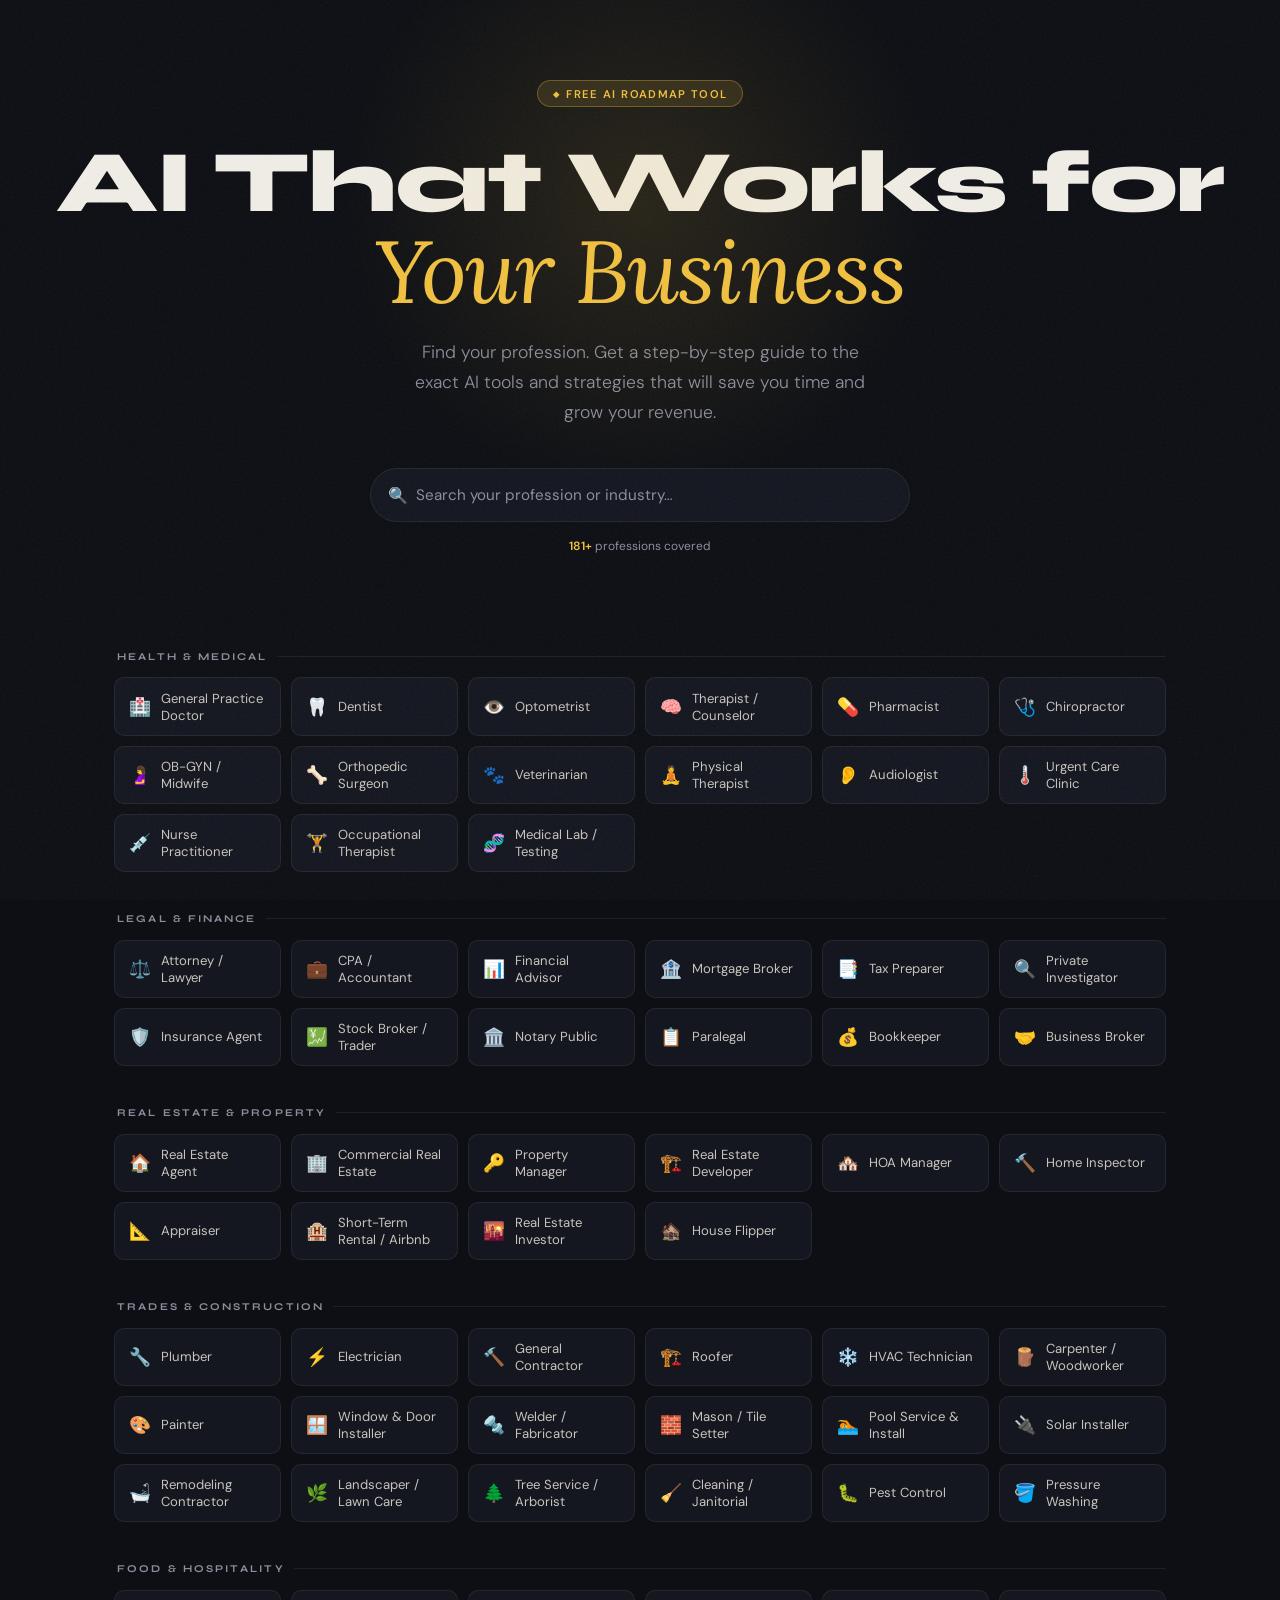
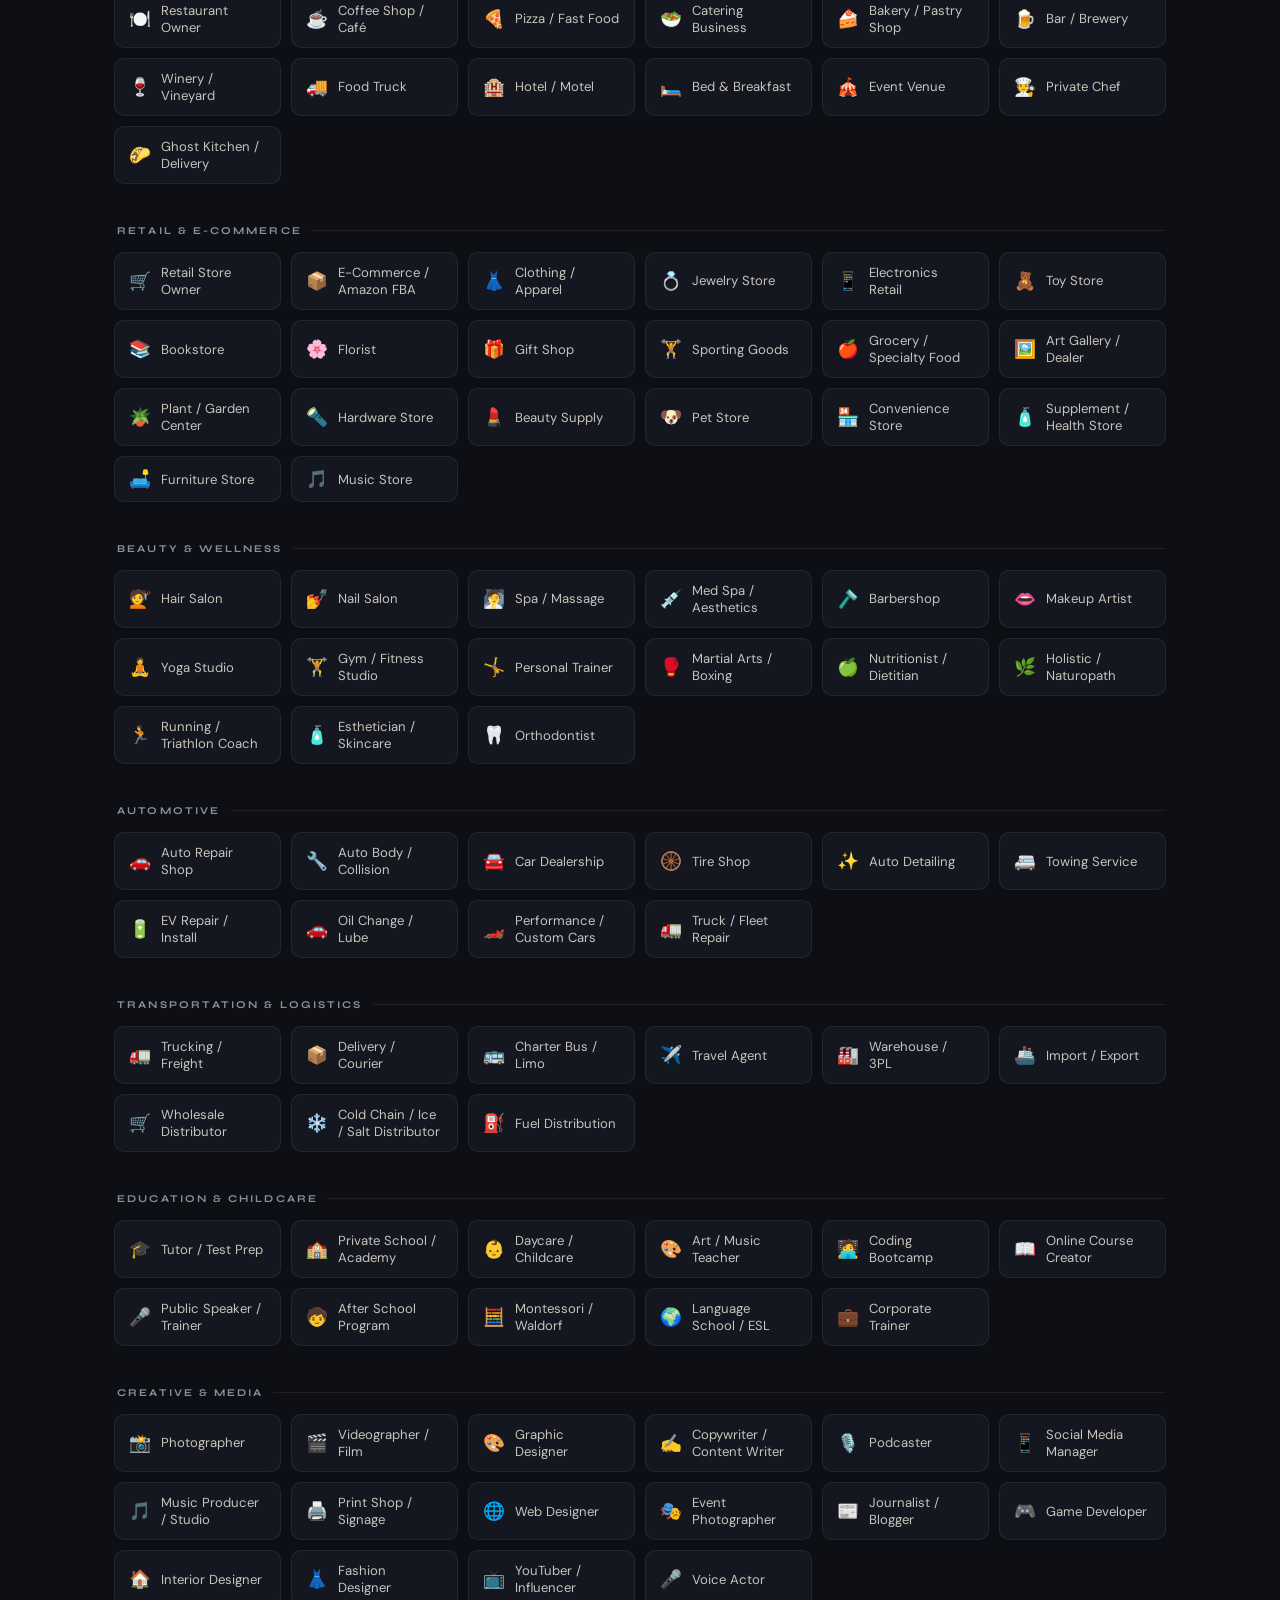
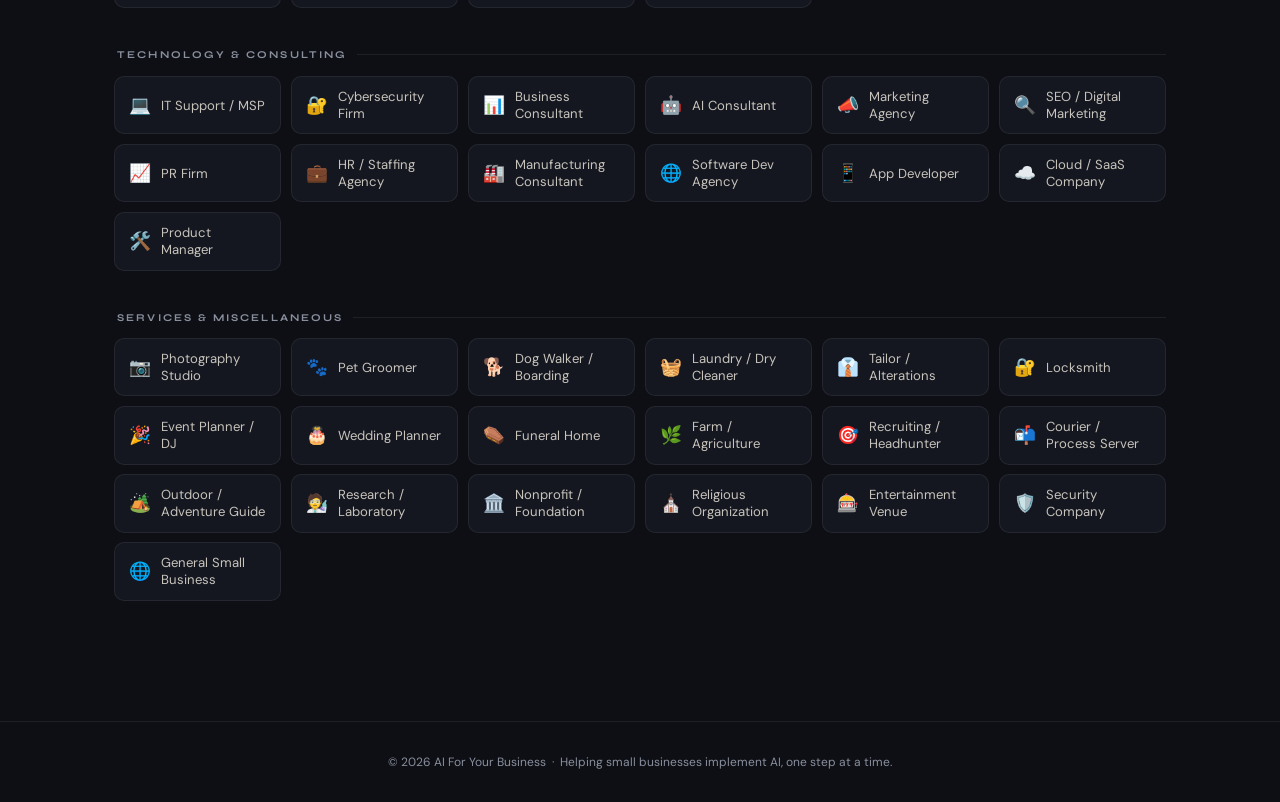
<file: Index.html>
<!DOCTYPE html>
<html lang="en">
<head>
<meta charset="UTF-8">
<meta name="viewport" content="width=device-width, initial-scale=1.0">
<title>AI For Your Business — Find Your Roadmap</title>
<link href="https://fonts.googleapis.com/css2?family=Syne:wght@400;600;700;800&family=Lora:ital,wght@0,400;0,600;1,400&family=DM+Sans:wght@300;400;500&display=swap" rel="stylesheet">
<style>
*, *::before, *::after { box-sizing: border-box; margin: 0; padding: 0; }

:root {
  --bg: #0D0F14;
  --surface: #141720;
  --surface2: #1C2030;
  --border: rgba(255,255,255,0.07);
  --accent: #F0C040;
  --accent2: #E07A30;
  --text: #F0EDE6;
  --muted: #8A8F9E;
  --green: #4DBF8A;
  --radius: 14px;
}

html { scroll-behavior: smooth; }

body {
  font-family: 'DM Sans', sans-serif;
  background: var(--bg);
  color: var(--text);
  min-height: 100vh;
  overflow-x: hidden;
}

/* GRAIN */
body::after {
  content:'';
  position:fixed;
  inset:0;
  background-image:url("data:image/svg+xml,%3Csvg viewBox='0 0 512 512' xmlns='http://www.w3.org/2000/svg'%3E%3Cfilter id='n'%3E%3CfeTurbulence type='fractalNoise' baseFrequency='0.75' numOctaves='4' stitchTiles='stitch'/%3E%3C/filter%3E%3Crect width='100%25' height='100%25' filter='url(%23n)' opacity='0.035'/%3E%3C/svg%3E");
  pointer-events:none;
  z-index:1000;
}

/* HERO */
.hero {
  padding: 5rem 1.5rem 4rem;
  text-align: center;
  position: relative;
  overflow: hidden;
}

.hero-glow {
  position: absolute;
  top: -100px;
  left: 50%;
  transform: translateX(-50%);
  width: 600px;
  height: 600px;
  background: radial-gradient(ellipse, rgba(240,192,64,0.12) 0%, transparent 70%);
  pointer-events: none;
}

.badge {
  display: inline-flex;
  align-items: center;
  gap: 0.4rem;
  background: rgba(240,192,64,0.12);
  border: 1px solid rgba(240,192,64,0.3);
  color: var(--accent);
  font-size: 0.7rem;
  font-weight: 600;
  letter-spacing: 0.12em;
  text-transform: uppercase;
  padding: 0.35rem 0.9rem;
  border-radius: 100px;
  margin-bottom: 2rem;
}

.badge::before { content: '◆'; font-size: 0.5rem; }

h1 {
  font-family: 'Syne', sans-serif;
  font-size: clamp(2.4rem, 7vw, 5.5rem);
  font-weight: 800;
  line-height: 1.0;
  letter-spacing: -0.02em;
  margin-bottom: 1.2rem;
}

h1 em {
  font-family: 'Lora', serif;
  font-style: italic;
  color: var(--accent);
  font-weight: 400;
}

.hero-sub {
  font-size: clamp(0.95rem, 2vw, 1.1rem);
  color: var(--muted);
  max-width: 480px;
  margin: 0 auto 2.5rem;
  line-height: 1.7;
  font-weight: 300;
}

/* SEARCH BAR */
.search-wrap {
  max-width: 540px;
  margin: 0 auto 1rem;
  position: relative;
}

.search-icon {
  position: absolute;
  left: 1.1rem;
  top: 50%;
  transform: translateY(-50%);
  color: var(--muted);
  font-size: 1rem;
  pointer-events: none;
}

#searchInput {
  width: 100%;
  background: var(--surface);
  border: 1.5px solid var(--border);
  border-radius: 100px;
  padding: 1rem 1.2rem 1rem 2.8rem;
  color: var(--text);
  font-size: 0.95rem;
  font-family: 'DM Sans', sans-serif;
  outline: none;
  transition: border-color 0.2s, box-shadow 0.2s;
}

#searchInput:focus {
  border-color: var(--accent);
  box-shadow: 0 0 0 3px rgba(240,192,64,0.1);
}

#searchInput::placeholder { color: var(--muted); }

.search-count {
  font-size: 0.75rem;
  color: var(--muted);
  text-align: center;
  margin-bottom: 2rem;
}

.search-count span { color: var(--accent); font-weight: 600; }

/* CATEGORIES */
.categories-section { padding: 0 1.5rem 5rem; max-width: 1100px; margin: 0 auto; }

.category-block { margin-bottom: 2.5rem; }

.cat-label {
  font-family: 'Syne', sans-serif;
  font-size: 0.65rem;
  font-weight: 700;
  letter-spacing: 0.2em;
  text-transform: uppercase;
  color: var(--muted);
  margin-bottom: 0.9rem;
  padding-left: 0.2rem;
  display: flex;
  align-items: center;
  gap: 0.6rem;
}

.cat-label::after {
  content: '';
  flex: 1;
  height: 1px;
  background: var(--border);
}

.prof-grid {
  display: grid;
  grid-template-columns: repeat(auto-fill, minmax(160px, 1fr));
  gap: 0.6rem;
}

.prof-pill {
  display: flex;
  align-items: center;
  gap: 0.6rem;
  background: var(--surface);
  border: 1px solid var(--border);
  border-radius: 10px;
  padding: 0.7rem 0.9rem;
  cursor: pointer;
  transition: all 0.18s ease;
  font-size: 0.82rem;
  font-weight: 400;
  color: #C8C4BC;
  text-align: left;
  position: relative;
  overflow: hidden;
}

.prof-pill::before {
  content: '';
  position: absolute;
  inset: 0;
  background: linear-gradient(135deg, var(--accent), var(--accent2));
  opacity: 0;
  transition: opacity 0.18s;
}

.prof-pill:hover {
  border-color: rgba(240,192,64,0.4);
  transform: translateY(-2px);
  box-shadow: 0 6px 20px rgba(0,0,0,0.3);
  color: var(--text);
}

.prof-pill:hover::before { opacity: 0.07; }

.pill-icon { font-size: 1.1rem; flex-shrink: 0; position: relative; }
.pill-name { position: relative; line-height: 1.3; }

.hidden { display: none !important; }

/* NO RESULTS */
.no-results {
  text-align: center;
  padding: 3rem;
  color: var(--muted);
  display: none;
}
.no-results.show { display: block; }

/* ====== LEAD CAPTURE MODAL ====== */
.overlay {
  display: none;
  position: fixed;
  inset: 0;
  background: rgba(0,0,0,0.75);
  z-index: 500;
  align-items: center;
  justify-content: center;
  padding: 1rem;
  backdrop-filter: blur(4px);
}
.overlay.show { display: flex; }

.modal {
  background: var(--surface);
  border: 1px solid rgba(240,192,64,0.2);
  border-radius: 20px;
  padding: 2.5rem 2rem;
  max-width: 440px;
  width: 100%;
  position: relative;
  animation: modalIn 0.3s cubic-bezier(0.34,1.56,0.64,1);
}

@keyframes modalIn {
  from { opacity:0; transform: scale(0.92) translateY(20px); }
  to { opacity:1; transform: scale(1) translateY(0); }
}

.modal-icon {
  font-size: 2.5rem;
  text-align: center;
  margin-bottom: 1rem;
}

.modal h2 {
  font-family: 'Syne', sans-serif;
  font-size: 1.5rem;
  font-weight: 700;
  text-align: center;
  margin-bottom: 0.5rem;
}

.modal-sub {
  text-align: center;
  color: var(--muted);
  font-size: 0.85rem;
  line-height: 1.6;
  margin-bottom: 1.5rem;
}

.modal-sub strong { color: var(--accent); }

.form-group { margin-bottom: 0.9rem; }

.form-group label {
  display: block;
  font-size: 0.75rem;
  font-weight: 500;
  color: var(--muted);
  margin-bottom: 0.35rem;
  letter-spacing: 0.04em;
  text-transform: uppercase;
}

.form-group input {
  width: 100%;
  background: var(--bg);
  border: 1.5px solid var(--border);
  border-radius: 10px;
  padding: 0.75rem 1rem;
  color: var(--text);
  font-family: 'DM Sans', sans-serif;
  font-size: 0.9rem;
  outline: none;
  transition: border-color 0.2s;
}

.form-group input:focus { border-color: var(--accent); }
.form-group input::placeholder { color: #555; }

.submit-btn {
  width: 100%;
  background: var(--accent);
  color: var(--bg);
  border: none;
  border-radius: 10px;
  padding: 0.9rem;
  font-family: 'Syne', sans-serif;
  font-size: 0.9rem;
  font-weight: 700;
  letter-spacing: 0.05em;
  cursor: pointer;
  margin-top: 0.5rem;
  transition: background 0.2s, transform 0.15s;
}
.submit-btn:hover { background: #f5ce60; transform: scale(1.02); }

.skip-link {
  display: block;
  text-align: center;
  margin-top: 0.8rem;
  font-size: 0.75rem;
  color: var(--muted);
  cursor: pointer;
  text-decoration: underline;
}
.skip-link:hover { color: var(--text); }

.modal-close {
  position: absolute;
  top: 1rem;
  right: 1rem;
  background: none;
  border: none;
  color: var(--muted);
  font-size: 1.2rem;
  cursor: pointer;
  line-height: 1;
  padding: 0.2rem;
}

/* ====== RESULTS SCREEN ====== */
#results-screen {
  display: none;
  padding: 2rem 1.5rem 6rem;
  max-width: 820px;
  margin: 0 auto;
}

#results-screen.show { display: block; }

.back-btn {
  display: inline-flex;
  align-items: center;
  gap: 0.5rem;
  background: var(--surface);
  border: 1px solid var(--border);
  color: var(--muted);
  padding: 0.5rem 1rem;
  border-radius: 100px;
  font-size: 0.78rem;
  cursor: pointer;
  font-family: 'DM Sans', sans-serif;
  margin-bottom: 2rem;
  transition: all 0.15s;
  letter-spacing: 0.04em;
}
.back-btn:hover { border-color: var(--accent); color: var(--accent); }

.results-header { margin-bottom: 2rem; }

.prof-badge {
  display: inline-flex;
  align-items: center;
  gap: 0.5rem;
  background: rgba(240,192,64,0.1);
  border: 1px solid rgba(240,192,64,0.25);
  color: var(--accent);
  font-size: 0.8rem;
  font-weight: 500;
  padding: 0.4rem 1rem;
  border-radius: 100px;
  margin-bottom: 1rem;
}

.results-h2 {
  font-family: 'Syne', sans-serif;
  font-size: clamp(1.6rem, 4vw, 2.5rem);
  font-weight: 800;
  line-height: 1.1;
  letter-spacing: -0.02em;
  margin-bottom: 0.4rem;
}

.results-sub-txt { color: var(--muted); font-size: 0.88rem; }

/* LOADING */
.loading-wrap {
  display: none;
  text-align: center;
  padding: 4rem 2rem;
}
.loading-wrap.show { display: block; }

.loader {
  width: 44px;
  height: 44px;
  border: 3px solid var(--surface2);
  border-top-color: var(--accent);
  border-radius: 50%;
  animation: spin 0.7s linear infinite;
  margin: 0 auto 1.2rem;
}
@keyframes spin { to { transform: rotate(360deg); } }

.loading-txt {
  font-family: 'Lora', serif;
  font-style: italic;
  color: var(--muted);
  font-size: 1rem;
}

/* USE CASE CARDS */
.cards-list { display: flex; flex-direction: column; gap: 0.8rem; }

.use-card {
  background: var(--surface);
  border: 1px solid var(--border);
  border-radius: var(--radius);
  padding: 1.4rem 1.5rem;
  display: grid;
  grid-template-columns: 44px 1fr;
  gap: 1rem;
  align-items: start;
  opacity: 0;
  transform: translateY(14px);
  animation: fadeUp 0.35s forwards;
  transition: border-color 0.2s, box-shadow 0.2s;
}

.use-card:hover {
  border-color: rgba(240,192,64,0.25);
  box-shadow: 0 4px 24px rgba(0,0,0,0.3);
}

.use-card:nth-child(1){animation-delay:0.05s}
.use-card:nth-child(2){animation-delay:0.10s}
.use-card:nth-child(3){animation-delay:0.15s}
.use-card:nth-child(4){animation-delay:0.20s}
.use-card:nth-child(5){animation-delay:0.25s}
.use-card:nth-child(6){animation-delay:0.30s}
.use-card:nth-child(7){animation-delay:0.35s}
.use-card:nth-child(8){animation-delay:0.40s}
.use-card:nth-child(9){animation-delay:0.45s}
.use-card:nth-child(10){animation-delay:0.50s}

@keyframes fadeUp { to { opacity:1; transform:translateY(0); } }

.card-num {
  width: 44px;
  height: 44px;
  border-radius: 50%;
  background: rgba(240,192,64,0.1);
  border: 1px solid rgba(240,192,64,0.2);
  color: var(--accent);
  display: flex;
  align-items: center;
  justify-content: center;
  font-family: 'Syne', sans-serif;
  font-size: 0.85rem;
  font-weight: 700;
  flex-shrink: 0;
}

.card-title {
  font-family: 'Syne', sans-serif;
  font-size: 1rem;
  font-weight: 700;
  margin-bottom: 0.4rem;
  color: var(--text);
}

.card-desc {
  font-size: 0.84rem;
  color: var(--muted);
  line-height: 1.65;
  margin-bottom: 0.7rem;
}

.card-tags { display: flex; flex-wrap: wrap; gap: 0.4rem; }

.tag {
  font-size: 0.68rem;
  font-weight: 500;
  letter-spacing: 0.06em;
  text-transform: uppercase;
  padding: 0.22rem 0.6rem;
  border-radius: 100px;
  border: 1px solid;
}

.tag-tool { color: var(--accent2); border-color: rgba(224,122,48,0.35); }
.tag-easy { color: var(--green); border-color: rgba(77,191,138,0.35); }
.tag-medium { color: #C0A040; border-color: rgba(192,160,64,0.35); }
.tag-advanced { color: #A070E0; border-color: rgba(160,112,224,0.35); }
.tag-impact { color: var(--muted); border-color: var(--border); }

/* CTA BOTTOM */
.cta-bottom {
  margin-top: 2rem;
  background: linear-gradient(135deg, var(--surface) 0%, #1a1e2c 100%);
  border: 1px solid rgba(240,192,64,0.2);
  border-radius: 18px;
  padding: 2.2rem 2rem;
  opacity: 0;
  animation: fadeUp 0.4s 0.6s forwards;
}

.cta-grid {
  display: grid;
  grid-template-columns: 1fr auto;
  gap: 1.5rem;
  align-items: center;
}

.cta-text h3 {
  font-family: 'Syne', sans-serif;
  font-size: 1.15rem;
  font-weight: 700;
  margin-bottom: 0.4rem;
}

.cta-text p {
  font-size: 0.84rem;
  color: var(--muted);
  line-height: 1.6;
}

.cta-text p strong { color: var(--accent); }

.cta-actions { display: flex; flex-direction: column; gap: 0.6rem; flex-shrink: 0; }

.btn-book {
  background: var(--accent);
  color: var(--bg);
  border: none;
  border-radius: 10px;
  padding: 0.75rem 1.4rem;
  font-family: 'Syne', sans-serif;
  font-size: 0.82rem;
  font-weight: 700;
  letter-spacing: 0.04em;
  cursor: pointer;
  white-space: nowrap;
  transition: background 0.2s, transform 0.15s;
}
.btn-book:hover { background: #f5ce60; transform: scale(1.03); }

.btn-share {
  background: transparent;
  color: var(--muted);
  border: 1px solid var(--border);
  border-radius: 10px;
  padding: 0.65rem 1.4rem;
  font-family: 'DM Sans', sans-serif;
  font-size: 0.78rem;
  cursor: pointer;
  transition: border-color 0.2s, color 0.2s;
  white-space: nowrap;
}
.btn-share:hover { border-color: var(--accent); color: var(--accent); }

@media (max-width: 560px) {
  .cta-grid { grid-template-columns: 1fr; }
  .cta-actions { flex-direction: row; }
  .use-card { grid-template-columns: 1fr; }
  .card-num { display: none; }
  .prof-grid { grid-template-columns: repeat(2, 1fr); }
}

/* FOOTER */
footer {
  text-align: center;
  padding: 2rem;
  color: var(--muted);
  font-size: 0.75rem;
  border-top: 1px solid var(--border);
}
</style>
</head>
<body>

<!-- HERO -->
<div id="main-view">
<section class="hero">
  <div class="hero-glow"></div>
  <div class="badge">Free AI Roadmap Tool</div>
  <h1>AI That Works for<br><em>Your Business</em></h1>
  <p class="hero-sub">Find your profession. Get a step-by-step guide to the exact AI tools and strategies that will save you time and grow your revenue.</p>

  <div class="search-wrap">
    <span class="search-icon">🔍</span>
    <input type="text" id="searchInput" placeholder="Search your profession or industry…" autocomplete="off">
  </div>
  <p class="search-count"><span id="visibleCount">100+</span> professions covered</p>
</section>

<!-- PROFESSION CATEGORIES -->
<section class="categories-section" id="catSection">
  <div id="noResults" class="no-results">
    <p style="font-size:1.5rem;margin-bottom:0.5rem">🤔</p>
    <p>No exact match — try a broader term, or <span style="color:var(--accent);cursor:pointer" onclick="openModal(null,'General Business')">click here</span> for a general business roadmap.</p>
  </div>
</section>
</div>

<!-- LEAD CAPTURE MODAL -->
<div class="overlay" id="leadOverlay">
  <div class="modal">
    <button class="modal-close" onclick="closeModal()">✕</button>
    <div class="modal-icon">🚀</div>
    <h2>You're One Step Away</h2>
    <p class="modal-sub">Enter your info and we'll show you a <strong>custom AI roadmap for <span id="modalProfName"></span></strong> — plus send it to your inbox.</p>

    <div class="form-group">
      <label>Your Name</label>
      <input type="text" id="leadName" placeholder="Jane Smith">
    </div>
    <div class="form-group">
      <label>Email Address</label>
      <input type="email" id="leadEmail" placeholder="jane@mybusiness.com">
    </div>
    <div class="form-group">
      <label>Business Name <span style="color:var(--muted);font-size:0.7rem;text-transform:none">(optional)</span></label>
      <input type="text" id="leadBiz" placeholder="My Business LLC">
    </div>

    <button class="submit-btn" onclick="submitLead()">Show Me My AI Roadmap →</button>
    <span class="skip-link" onclick="skipLead()">Skip for now, just show me the results</span>
  </div>
</div>

<!-- RESULTS SCREEN -->
<div id="results-screen">
  <button class="back-btn" onclick="goBack()">← Back to All Professions</button>

  <div class="results-header">
    <div class="prof-badge" id="resBadge"></div>
    <h2 class="results-h2" id="resTitle"></h2>
    <p class="results-sub-txt">Your personalized AI implementation roadmap — from quick wins to advanced automations.</p>
  </div>

  <div class="loading-wrap" id="loadingWrap">
    <div class="loader"></div>
    <p class="loading-txt">Building your AI roadmap…</p>
  </div>

  <div class="cards-list" id="cardsList"></div>

  <div class="cta-bottom" id="ctaBottom" style="display:none">
    <div class="cta-grid">
      <div class="cta-text">
        <h3>Want This Done For You?</h3>
        <p>Get a <strong>free 30-minute strategy call</strong> and we'll map out exactly which AI tools to implement, how to set them up, and what ROI to expect for your specific business.</p>
      </div>
      <div class="cta-actions">
        <button class="btn-book" onclick="bookCall()">📅 Book a Free Call</button>
        <button class="btn-share" onclick="shareResults()">↗ Share This</button>
      </div>
    </div>
  </div>
</div>

<footer>
  <p>© 2026 AI For Your Business &nbsp;·&nbsp; Helping small businesses implement AI, one step at a time.</p>
</footer>

<script>
// =====================
// PROFESSION DATA
// =====================
const categories = [
  {
    name: "Health & Medical",
    profs: [
      {icon:"🏥",name:"General Practice Doctor"},
      {icon:"🦷",name:"Dentist"},
      {icon:"👁️",name:"Optometrist"},
      {icon:"🧠",name:"Therapist / Counselor"},
      {icon:"💊",name:"Pharmacist"},
      {icon:"🩺",name:"Chiropractor"},
      {icon:"🤰",name:"OB-GYN / Midwife"},
      {icon:"🦴",name:"Orthopedic Surgeon"},
      {icon:"🐾",name:"Veterinarian"},
      {icon:"🧘",name:"Physical Therapist"},
      {icon:"👂",name:"Audiologist"},
      {icon:"🌡️",name:"Urgent Care Clinic"},
      {icon:"💉",name:"Nurse Practitioner"},
      {icon:"🏋️",name:"Occupational Therapist"},
      {icon:"🧬",name:"Medical Lab / Testing"},
    ]
  },
  {
    name: "Legal & Finance",
    profs: [
      {icon:"⚖️",name:"Attorney / Lawyer"},
      {icon:"💼",name:"CPA / Accountant"},
      {icon:"📊",name:"Financial Advisor"},
      {icon:"🏦",name:"Mortgage Broker"},
      {icon:"📑",name:"Tax Preparer"},
      {icon:"🔍",name:"Private Investigator"},
      {icon:"🛡️",name:"Insurance Agent"},
      {icon:"💹",name:"Stock Broker / Trader"},
      {icon:"🏛️",name:"Notary Public"},
      {icon:"📋",name:"Paralegal"},
      {icon:"💰",name:"Bookkeeper"},
      {icon:"🤝",name:"Business Broker"},
    ]
  },
  {
    name: "Real Estate & Property",
    profs: [
      {icon:"🏠",name:"Real Estate Agent"},
      {icon:"🏢",name:"Commercial Real Estate"},
      {icon:"🔑",name:"Property Manager"},
      {icon:"🏗️",name:"Real Estate Developer"},
      {icon:"🏘️",name:"HOA Manager"},
      {icon:"🔨",name:"Home Inspector"},
      {icon:"📐",name:"Appraiser"},
      {icon:"🏨",name:"Short-Term Rental / Airbnb"},
      {icon:"🌇",name:"Real Estate Investor"},
      {icon:"🏚️",name:"House Flipper"},
    ]
  },
  {
    name: "Trades & Construction",
    profs: [
      {icon:"🔧",name:"Plumber"},
      {icon:"⚡",name:"Electrician"},
      {icon:"🔨",name:"General Contractor"},
      {icon:"🏗️",name:"Roofer"},
      {icon:"❄️",name:"HVAC Technician"},
      {icon:"🪵",name:"Carpenter / Woodworker"},
      {icon:"🎨",name:"Painter"},
      {icon:"🪟",name:"Window & Door Installer"},
      {icon:"🔩",name:"Welder / Fabricator"},
      {icon:"🧱",name:"Mason / Tile Setter"},
      {icon:"🏊",name:"Pool Service & Install"},
      {icon:"🔌",name:"Solar Installer"},
      {icon:"🛁",name:"Remodeling Contractor"},
      {icon:"🌿",name:"Landscaper / Lawn Care"},
      {icon:"🌲",name:"Tree Service / Arborist"},
      {icon:"🧹",name:"Cleaning / Janitorial"},
      {icon:"🐛",name:"Pest Control"},
      {icon:"🪣",name:"Pressure Washing"},
    ]
  },
  {
    name: "Food & Hospitality",
    profs: [
      {icon:"🍽️",name:"Restaurant Owner"},
      {icon:"☕",name:"Coffee Shop / Café"},
      {icon:"🍕",name:"Pizza / Fast Food"},
      {icon:"🥗",name:"Catering Business"},
      {icon:"🍰",name:"Bakery / Pastry Shop"},
      {icon:"🍺",name:"Bar / Brewery"},
      {icon:"🍷",name:"Winery / Vineyard"},
      {icon:"🚚",name:"Food Truck"},
      {icon:"🏨",name:"Hotel / Motel"},
      {icon:"🛏️",name:"Bed & Breakfast"},
      {icon:"🎪",name:"Event Venue"},
      {icon:"🧑‍🍳",name:"Private Chef"},
      {icon:"🌮",name:"Ghost Kitchen / Delivery"},
    ]
  },
  {
    name: "Retail & E-Commerce",
    profs: [
      {icon:"🛒",name:"Retail Store Owner"},
      {icon:"📦",name:"E-Commerce / Amazon FBA"},
      {icon:"👗",name:"Clothing / Apparel"},
      {icon:"💍",name:"Jewelry Store"},
      {icon:"📱",name:"Electronics Retail"},
      {icon:"🧸",name:"Toy Store"},
      {icon:"📚",name:"Bookstore"},
      {icon:"🌸",name:"Florist"},
      {icon:"🎁",name:"Gift Shop"},
      {icon:"🏋️",name:"Sporting Goods"},
      {icon:"🍎",name:"Grocery / Specialty Food"},
      {icon:"🖼️",name:"Art Gallery / Dealer"},
      {icon:"🪴",name:"Plant / Garden Center"},
      {icon:"🔦",name:"Hardware Store"},
      {icon:"💄",name:"Beauty Supply"},
      {icon:"🐶",name:"Pet Store"},
      {icon:"🏪",name:"Convenience Store"},
      {icon:"🧴",name:"Supplement / Health Store"},
      {icon:"🛋️",name:"Furniture Store"},
      {icon:"🎵",name:"Music Store"},
    ]
  },
  {
    name: "Beauty & Wellness",
    profs: [
      {icon:"💇",name:"Hair Salon"},
      {icon:"💅",name:"Nail Salon"},
      {icon:"🧖",name:"Spa / Massage"},
      {icon:"💉",name:"Med Spa / Aesthetics"},
      {icon:"🪒",name:"Barbershop"},
      {icon:"👄",name:"Makeup Artist"},
      {icon:"🧘",name:"Yoga Studio"},
      {icon:"🏋️",name:"Gym / Fitness Studio"},
      {icon:"🤸",name:"Personal Trainer"},
      {icon:"🥊",name:"Martial Arts / Boxing"},
      {icon:"🍏",name:"Nutritionist / Dietitian"},
      {icon:"🌿",name:"Holistic / Naturopath"},
      {icon:"🏃",name:"Running / Triathlon Coach"},
      {icon:"🧴",name:"Esthetician / Skincare"},
      {icon:"🦷",name:"Orthodontist"},
    ]
  },
  {
    name: "Automotive",
    profs: [
      {icon:"🚗",name:"Auto Repair Shop"},
      {icon:"🔧",name:"Auto Body / Collision"},
      {icon:"🚘",name:"Car Dealership"},
      {icon:"🛞",name:"Tire Shop"},
      {icon:"✨",name:"Auto Detailing"},
      {icon:"🚐",name:"Towing Service"},
      {icon:"🔋",name:"EV Repair / Install"},
      {icon:"🚗",name:"Oil Change / Lube"},
      {icon:"🏎️",name:"Performance / Custom Cars"},
      {icon:"🚛",name:"Truck / Fleet Repair"},
    ]
  },
  {
    name: "Transportation & Logistics",
    profs: [
      {icon:"🚛",name:"Trucking / Freight"},
      {icon:"📦",name:"Delivery / Courier"},
      {icon:"🚌",name:"Charter Bus / Limo"},
      {icon:"✈️",name:"Travel Agent"},
      {icon:"🏭",name:"Warehouse / 3PL"},
      {icon:"🚢",name:"Import / Export"},
      {icon:"🛒",name:"Wholesale Distributor"},
      {icon:"❄️",name:"Cold Chain / Ice / Salt Distributor"},
      {icon:"⛽",name:"Fuel Distribution"},
    ]
  },
  {
    name: "Education & Childcare",
    profs: [
      {icon:"🎓",name:"Tutor / Test Prep"},
      {icon:"🏫",name:"Private School / Academy"},
      {icon:"👶",name:"Daycare / Childcare"},
      {icon:"🎨",name:"Art / Music Teacher"},
      {icon:"🧑‍💻",name:"Coding Bootcamp"},
      {icon:"📖",name:"Online Course Creator"},
      {icon:"🎤",name:"Public Speaker / Trainer"},
      {icon:"🧒",name:"After School Program"},
      {icon:"🧮",name:"Montessori / Waldorf"},
      {icon:"🌍",name:"Language School / ESL"},
      {icon:"💼",name:"Corporate Trainer"},
    ]
  },
  {
    name: "Creative & Media",
    profs: [
      {icon:"📸",name:"Photographer"},
      {icon:"🎬",name:"Videographer / Film"},
      {icon:"🎨",name:"Graphic Designer"},
      {icon:"✍️",name:"Copywriter / Content Writer"},
      {icon:"🎙️",name:"Podcaster"},
      {icon:"📱",name:"Social Media Manager"},
      {icon:"🎵",name:"Music Producer / Studio"},
      {icon:"🖨️",name:"Print Shop / Signage"},
      {icon:"🌐",name:"Web Designer"},
      {icon:"🎭",name:"Event Photographer"},
      {icon:"📰",name:"Journalist / Blogger"},
      {icon:"🎮",name:"Game Developer"},
      {icon:"🏠",name:"Interior Designer"},
      {icon:"👗",name:"Fashion Designer"},
      {icon:"📺",name:"YouTuber / Influencer"},
      {icon:"🎤",name:"Voice Actor"},
    ]
  },
  {
    name: "Technology & Consulting",
    profs: [
      {icon:"💻",name:"IT Support / MSP"},
      {icon:"🔐",name:"Cybersecurity Firm"},
      {icon:"📊",name:"Business Consultant"},
      {icon:"🤖",name:"AI Consultant"},
      {icon:"📣",name:"Marketing Agency"},
      {icon:"🔍",name:"SEO / Digital Marketing"},
      {icon:"📈",name:"PR Firm"},
      {icon:"💼",name:"HR / Staffing Agency"},
      {icon:"🏭",name:"Manufacturing Consultant"},
      {icon:"🌐",name:"Software Dev Agency"},
      {icon:"📱",name:"App Developer"},
      {icon:"☁️",name:"Cloud / SaaS Company"},
      {icon:"🛠️",name:"Product Manager"},
    ]
  },
  {
    name: "Services & Miscellaneous",
    profs: [
      {icon:"📷",name:"Photography Studio"},
      {icon:"🐾",name:"Pet Groomer"},
      {icon:"🐕",name:"Dog Walker / Boarding"},
      {icon:"🧺",name:"Laundry / Dry Cleaner"},
      {icon:"👔",name:"Tailor / Alterations"},
      {icon:"🔐",name:"Locksmith"},
      {icon:"🎉",name:"Event Planner / DJ"},
      {icon:"🎂",name:"Wedding Planner"},
      {icon:"⚰️",name:"Funeral Home"},
      {icon:"🌿",name:"Farm / Agriculture"},
      {icon:"🎯",name:"Recruiting / Headhunter"},
      {icon:"📬",name:"Courier / Process Server"},
      {icon:"🏕️",name:"Outdoor / Adventure Guide"},
      {icon:"🧑‍🔬",name:"Research / Laboratory"},
      {icon:"🏛️",name:"Nonprofit / Foundation"},
      {icon:"⛪",name:"Religious Organization"},
      {icon:"🎰",name:"Entertainment Venue"},
      {icon:"🛡️",name:"Security Company"},
      {icon:"🌐",name:"General Small Business"},
    ]
  }
];

// =====================
// RENDER CATEGORIES
// =====================
let currentProfession = null;

function buildCategories(filter = '') {
  const section = document.getElementById('catSection');
  const noRes = document.getElementById('noResults');
  let totalVisible = 0;

  // Clear old category blocks (keep noResults)
  const oldBlocks = section.querySelectorAll('.category-block');
  oldBlocks.forEach(b => b.remove());

  const frag = document.createDocumentFragment();

  categories.forEach(cat => {
    const filtered = filter
      ? cat.profs.filter(p => p.name.toLowerCase().includes(filter.toLowerCase()))
      : cat.profs;

    if (!filtered.length) return;
    totalVisible += filtered.length;

    const block = document.createElement('div');
    block.className = 'category-block';

    const label = document.createElement('div');
    label.className = 'cat-label';
    label.textContent = cat.name;
    block.appendChild(label);

    const grid = document.createElement('div');
    grid.className = 'prof-grid';

    filtered.forEach(p => {
      const pill = document.createElement('div');
      pill.className = 'prof-pill';
      pill.innerHTML = `<span class="pill-icon">${p.icon}</span><span class="pill-name">${p.name}</span>`;
      pill.onclick = () => openModal(p.icon, p.name);
      grid.appendChild(pill);
    });

    block.appendChild(grid);
    frag.appendChild(block);
  });

  section.insertBefore(frag, noRes);
  noRes.classList.toggle('show', totalVisible === 0);
  document.getElementById('visibleCount').textContent = totalVisible > 0 ? totalVisible + '+' : '0';
}

buildCategories();

document.getElementById('searchInput').addEventListener('input', e => {
  buildCategories(e.target.value.trim());
});

// =====================
// LEAD CAPTURE MODAL
// =====================
function openModal(icon, name) {
  currentProfession = { icon, name };
  document.getElementById('modalProfName').textContent = name;
  document.getElementById('leadOverlay').classList.add('show');
}

function closeModal() {
  document.getElementById('leadOverlay').classList.remove('show');
}

function submitLead() {
  const name = document.getElementById('leadName').value.trim();
  const email = document.getElementById('leadEmail').value.trim();
  const biz = document.getElementById('leadBiz').value.trim();
  if (!email) { alert('Please enter your email to continue.'); return; }

  // Submit to Google Form (no CORS issues using no-cors mode)
  const FORM_ID = '1FAIpQLSdgIIeTGlwdIy-hL-yq2JHxkZMvD29NrA-4t_MoCz5babCO1Q';
  const formUrl = `https://docs.google.com/forms/d/e/${FORM_ID}/formResponse`;

  // We use entry IDs — these are standard sequential for a 3-question form
  // We'll submit via a hidden iframe to avoid page redirect
  const iframe = document.createElement('iframe');
  iframe.name = 'hidden_iframe';
  iframe.style.display = 'none';
  document.body.appendChild(iframe);

  const form = document.createElement('form');
  form.method = 'POST';
  form.action = formUrl;
  form.target = 'hidden_iframe';

  // Field entry IDs — fetched from pre-fill URL pattern
  const fields = {
    'entry.681844750': name,
    'entry.884440365': email,
    'entry.2077834776': biz || 'Not provided'
  };

  Object.entries(fields).forEach(([key, val]) => {
    const input = document.createElement('input');
    input.type = 'hidden';
    input.name = key;
    input.value = val;
    form.appendChild(input);
  });

  document.body.appendChild(form);
  form.submit();

  // Cleanup after submit
  setTimeout(() => {
    document.body.removeChild(form);
    document.body.removeChild(iframe);
  }, 2000);

  closeModal();
  showResults(currentProfession);
}

function skipLead() {
  closeModal();
  showResults(currentProfession);
}

// =====================
// RESULTS
// =====================
async function showResults(prof) {
  document.getElementById('main-view').style.display = 'none';
  const rs = document.getElementById('results-screen');
  rs.classList.add('show');
  window.scrollTo(0,0);

  document.getElementById('resBadge').innerHTML = `${prof.icon || '💼'} ${prof.name}`;
  document.getElementById('resTitle').textContent = `AI Roadmap for ${prof.name}`;
  document.getElementById('cardsList').innerHTML = '';
  document.getElementById('ctaBottom').style.display = 'none';

  const lw = document.getElementById('loadingWrap');
  lw.classList.add('show');

  const prompt = `You are an expert AI implementation consultant for small businesses.

The user runs a: ${prof.name} business.

Return ONLY a JSON array (no markdown, no backticks, no preamble). Exactly 8 items. Each object:
- "title": Short, action-oriented (max 7 words, no numbering)
- "description": 2 concise sentences. Exactly what they do with AI and what specific result they get. Be concrete.
- "tool": Best specific AI tool name (e.g. "ChatGPT", "Claude", "Jasper", "Zapier", "HubSpot AI", "Canva AI", "Google Gemini", "Otter.ai", "Jobber AI", "QuickBooks AI", "Calendly AI", "Tidio", "ManyChat", "ElevenLabs", "Fireflies.ai", "Copy.ai", "Notion AI", "Make.com")
- "difficulty": exactly one of "Easy" | "Medium" | "Advanced"
- "impact": exactly one of "Time Saver" | "Revenue Growth" | "Cost Cutter" | "Customer Experience"

Sort from easiest to most advanced. Be hyper-specific to this profession. No filler.`;

  try {
    const response = await fetch("https://api.anthropic.com/v1/messages", {
      method: "POST",
      headers: { "Content-Type": "application/json" },
      body: JSON.stringify({
        model: "claude-sonnet-4-20250514",
        max_tokens: 1200,
        messages: [{ role: "user", content: prompt }]
      })
    });
    const data = await response.json();
    const raw = data.content.map(i => i.text || "").join("\n");
    const clean = raw.replace(/```json|```/g, "").trim();
    const items = JSON.parse(clean);
    lw.classList.remove('show');
    renderCards(items, prof);
  } catch(e) {
    lw.classList.remove('show');
    document.getElementById('cardsList').innerHTML = '<p style="color:var(--muted);text-align:center;padding:2rem">Something went wrong. Please try again.</p>';
    console.error(e);
  }
}

function renderCards(items, prof) {
  const list = document.getElementById('cardsList');
  list.innerHTML = '';

  const diffClass = { Easy:'tag-easy', Medium:'tag-medium', Advanced:'tag-advanced' };
  const impactIcon = { 'Time Saver':'⏱', 'Revenue Growth':'📈', 'Cost Cutter':'💰', 'Customer Experience':'⭐' };

  items.forEach((item, i) => {
    const card = document.createElement('div');
    card.className = 'use-card';
    card.innerHTML = `
      <div class="card-num">${String(i+1).padStart(2,'0')}</div>
      <div>
        <div class="card-title">${item.title}</div>
        <div class="card-desc">${item.description}</div>
        <div class="card-tags">
          <span class="tag tag-tool">🛠 ${item.tool}</span>
          <span class="tag ${diffClass[item.difficulty] || 'tag-medium'}">${item.difficulty}</span>
          <span class="tag tag-impact">${impactIcon[item.impact] || '✦'} ${item.impact}</span>
        </div>
      </div>
    `;
    list.appendChild(card);
  });

  const cta = document.getElementById('ctaBottom');
  cta.style.display = 'block';
}

function goBack() {
  document.getElementById('results-screen').classList.remove('show');
  document.getElementById('main-view').style.display = 'block';
  window.scrollTo(0,0);
}

function bookCall() {
  window.open('https://calendly.com/Aibiztools', '_blank');
}

function shareResults() {
  if (navigator.share) {
    navigator.share({ title: 'My AI Business Roadmap', url: window.location.href });
  } else {
    navigator.clipboard.writeText(window.location.href);
    alert('Link copied to clipboard!');
  }
}
</script>
</body>
</html>
</file>
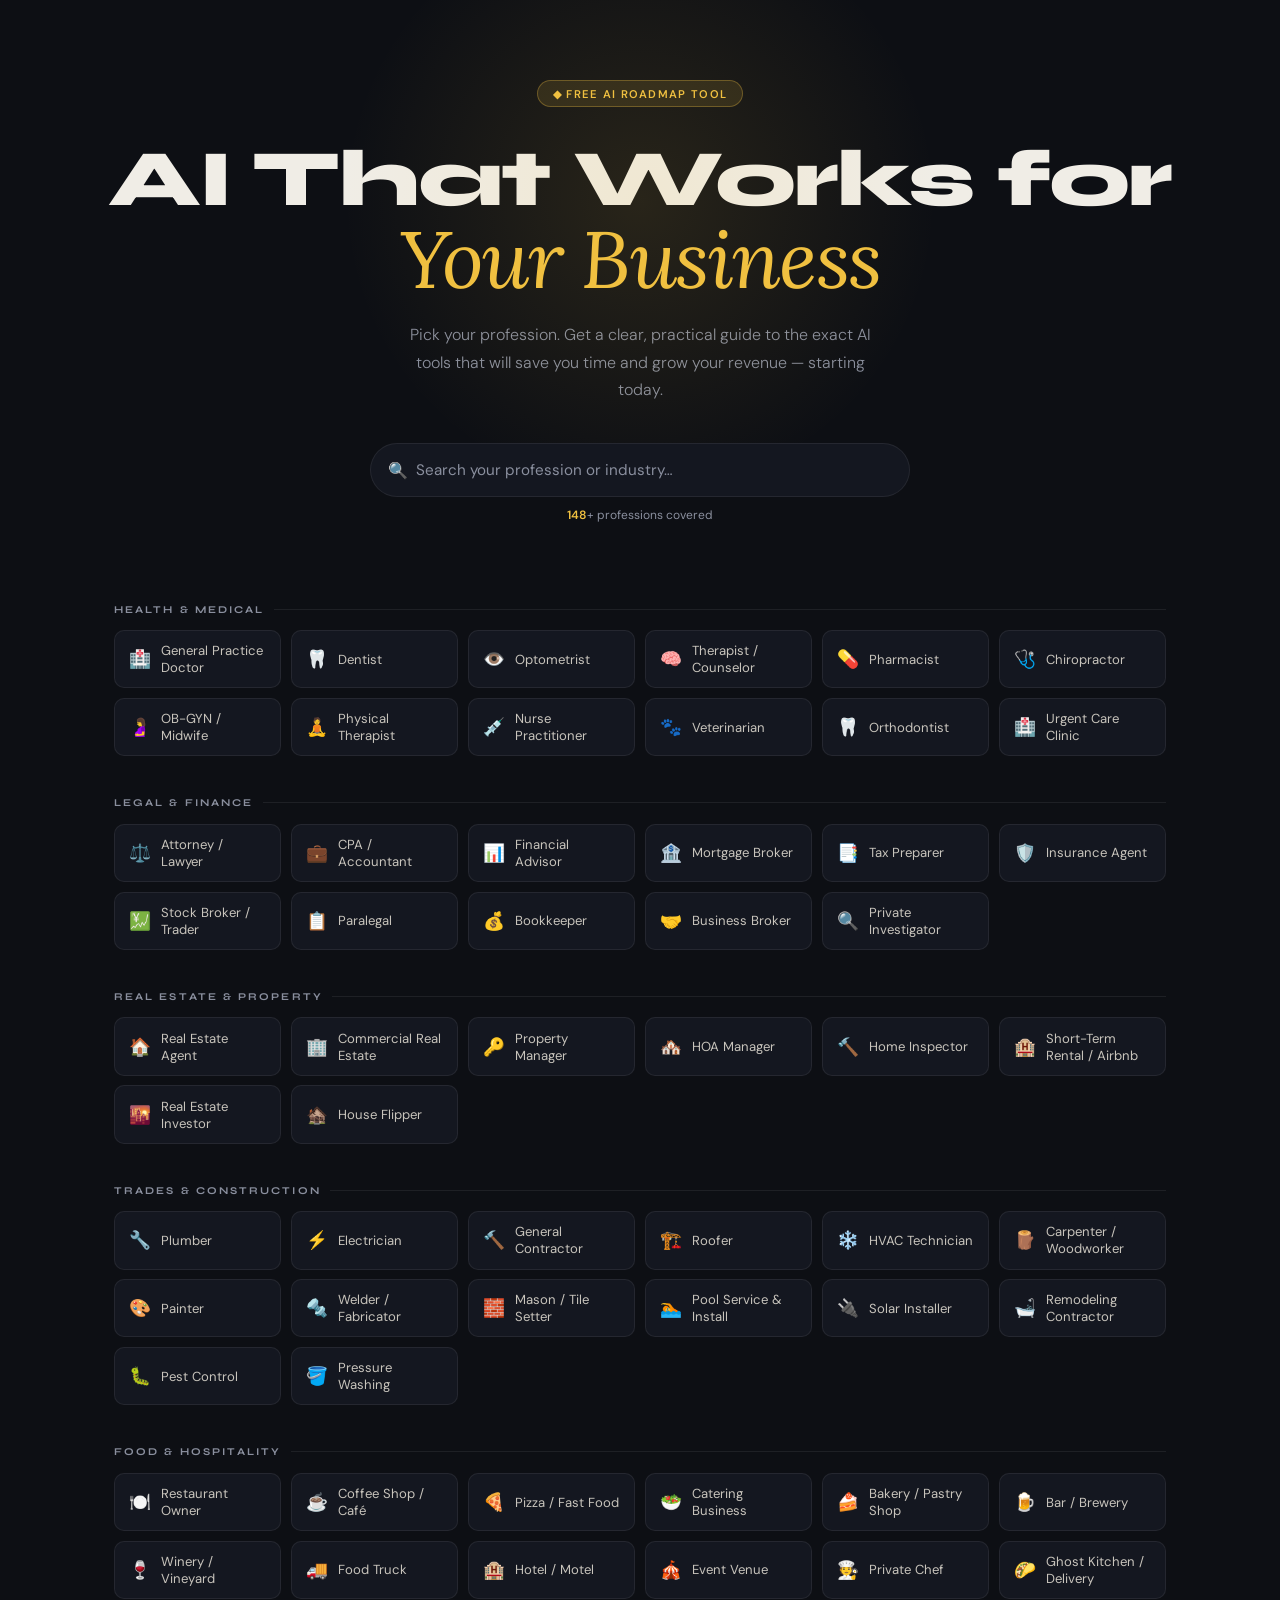
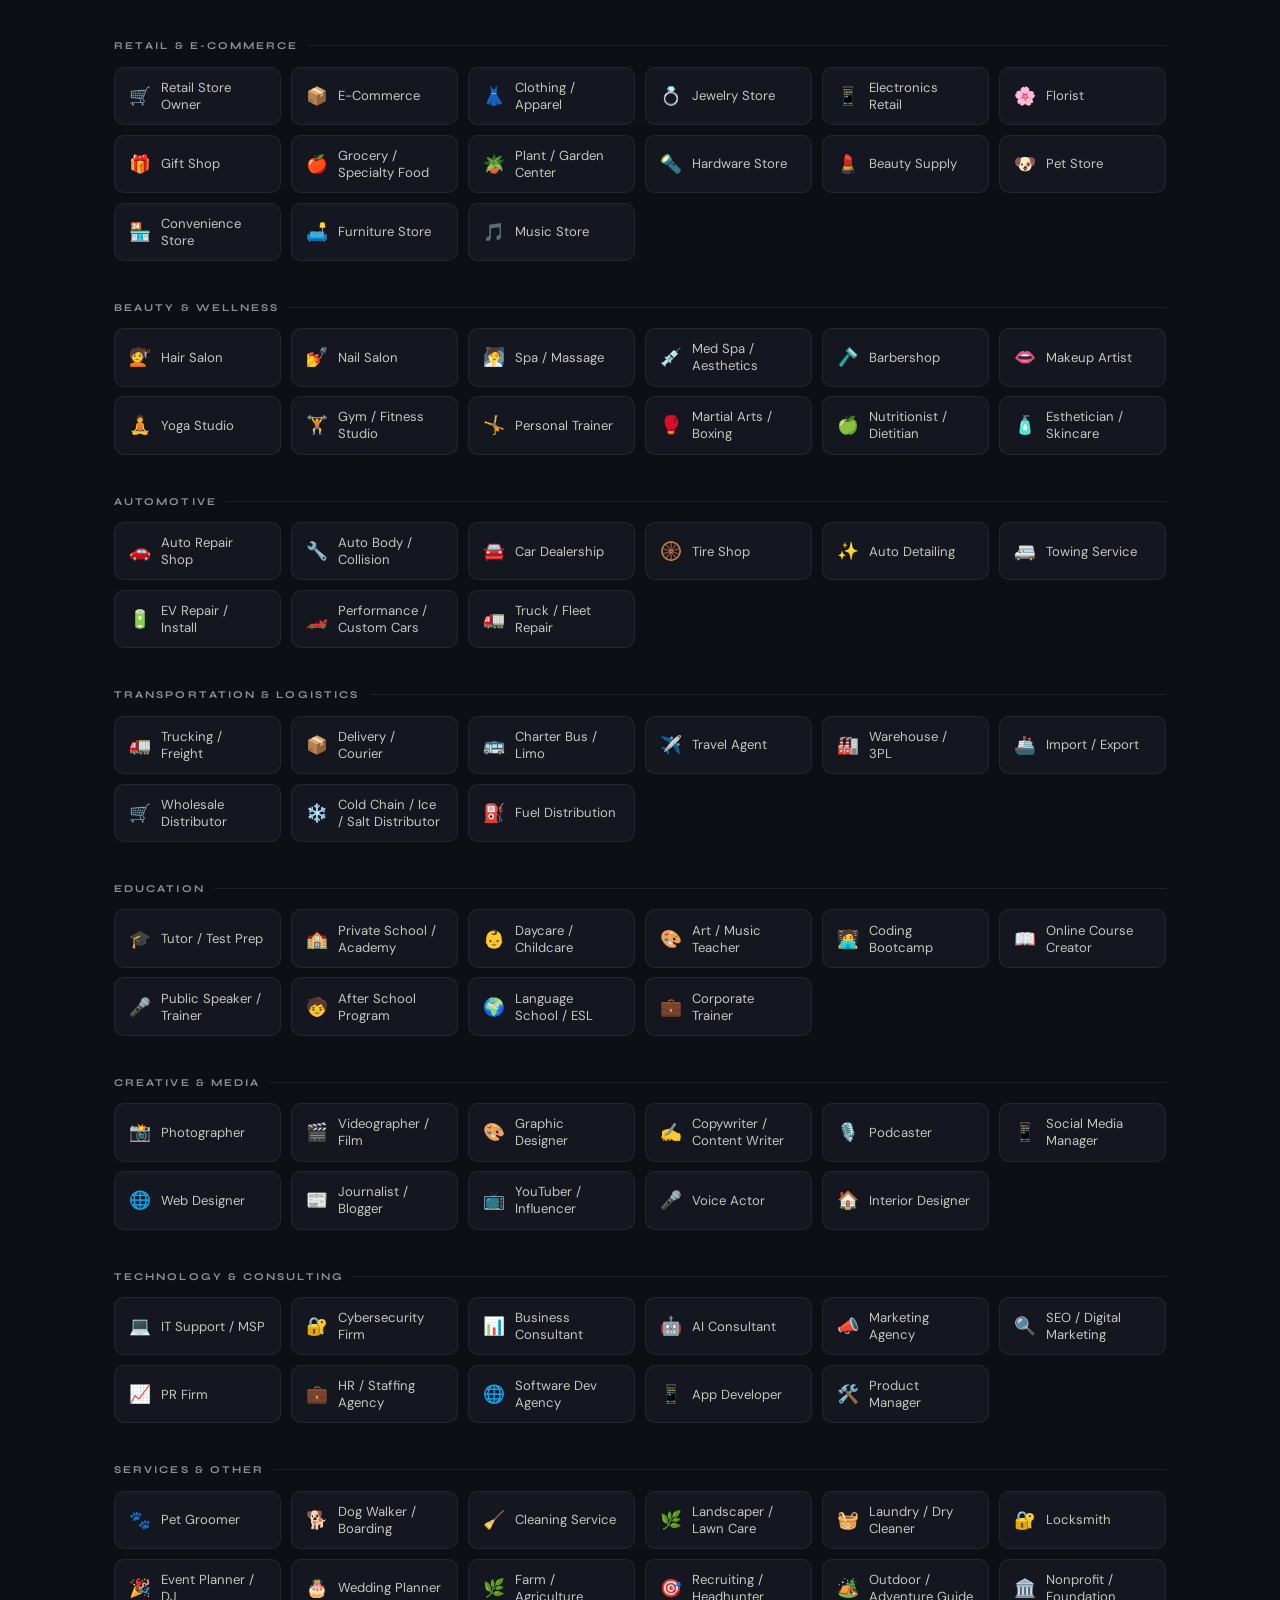
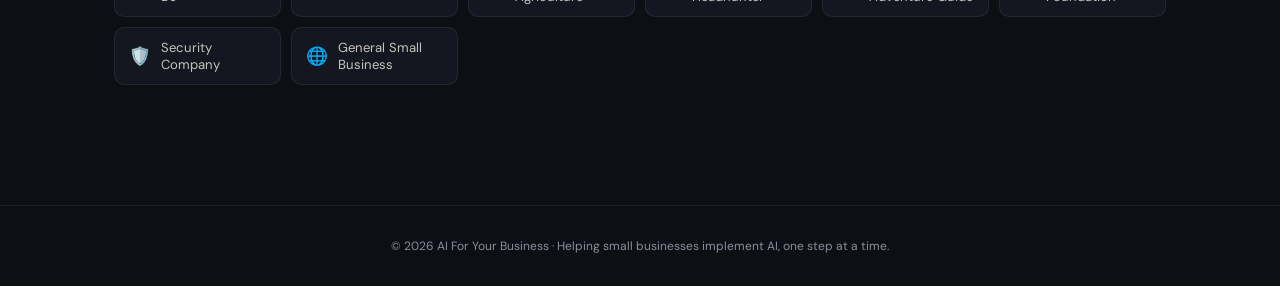
<file: index.html>
<!DOCTYPE html>
<html lang="en">
<head>
<meta charset="UTF-8">
<meta name="viewport" content="width=device-width, initial-scale=1.0">
<title>AI For Your Business</title>
<link href="https://fonts.googleapis.com/css2?family=Syne:wght@400;600;700;800&family=Lora:ital,wght@0,400;0,600;1,400&family=DM+Sans:wght@300;400;500&display=swap" rel="stylesheet">
<style>
*,*::before,*::after{box-sizing:border-box;margin:0;padding:0}
:root{--bg:#0D0F14;--surface:#141720;--border:rgba(255,255,255,0.07);--accent:#F0C040;--accent2:#E07A30;--text:#F0EDE6;--muted:#8A8F9E;--green:#4DBF8A;--radius:14px}
body{font-family:'DM Sans',sans-serif;background:var(--bg);color:var(--text);min-height:100vh;overflow-x:hidden}
.hero{padding:5rem 1.5rem 3rem;text-align:center;position:relative}
.hero-glow{position:absolute;top:-100px;left:50%;transform:translateX(-50%);width:600px;height:600px;background:radial-gradient(ellipse,rgba(240,192,64,0.12) 0%,transparent 70%);pointer-events:none}
.badge{display:inline-flex;align-items:center;gap:0.4rem;background:rgba(240,192,64,0.12);border:1px solid rgba(240,192,64,0.3);color:var(--accent);font-size:0.7rem;font-weight:600;letter-spacing:0.12em;text-transform:uppercase;padding:0.35rem 0.9rem;border-radius:100px;margin-bottom:2rem}
h1{font-family:'Syne',sans-serif;font-size:clamp(2.4rem,7vw,5rem);font-weight:800;line-height:1.0;letter-spacing:-0.02em;margin-bottom:1.2rem}
h1 em{font-family:'Lora',serif;font-style:italic;color:var(--accent);font-weight:400}
.hero-sub{font-size:1rem;color:var(--muted);max-width:480px;margin:0 auto 2.5rem;line-height:1.7;font-weight:300}
.search-wrap{max-width:540px;margin:0 auto 0.6rem;position:relative}
.search-icon{position:absolute;left:1.1rem;top:50%;transform:translateY(-50%);color:var(--muted);pointer-events:none}
#searchInput{width:100%;background:var(--surface);border:1.5px solid var(--border);border-radius:100px;padding:1rem 1.2rem 1rem 2.8rem;color:var(--text);font-size:0.95rem;font-family:'DM Sans',sans-serif;outline:none;transition:border-color 0.2s}
#searchInput:focus{border-color:var(--accent)}
#searchInput::placeholder{color:var(--muted)}
.search-count{font-size:0.75rem;color:var(--muted);text-align:center;margin-bottom:2rem}
.search-count span{color:var(--accent);font-weight:600}
.cats{padding:0 1.5rem 5rem;max-width:1100px;margin:0 auto}
.cat-block{margin-bottom:2.5rem}
.cat-label{font-family:'Syne',sans-serif;font-size:0.65rem;font-weight:700;letter-spacing:0.2em;text-transform:uppercase;color:var(--muted);margin-bottom:0.9rem;display:flex;align-items:center;gap:0.6rem}
.cat-label::after{content:'';flex:1;height:1px;background:var(--border)}
.prof-grid{display:grid;grid-template-columns:repeat(auto-fill,minmax(160px,1fr));gap:0.6rem}
.prof-pill{display:flex;align-items:center;gap:0.6rem;background:var(--surface);border:1px solid var(--border);border-radius:10px;padding:0.7rem 0.9rem;cursor:pointer;transition:all 0.18s;font-size:0.82rem;color:#C8C4BC}
.prof-pill:hover{border-color:rgba(240,192,64,0.4);transform:translateY(-2px);box-shadow:0 6px 20px rgba(0,0,0,0.3);color:var(--text)}
.pill-icon{font-size:1.1rem;flex-shrink:0}
.no-results{text-align:center;padding:3rem;color:var(--muted);display:none}
.no-results.show{display:block}
.overlay{display:none;position:fixed;inset:0;background:rgba(0,0,0,0.75);z-index:500;align-items:center;justify-content:center;padding:1rem;backdrop-filter:blur(4px)}
.overlay.show{display:flex}
.modal{background:var(--surface);border:1px solid rgba(240,192,64,0.2);border-radius:20px;padding:2.5rem 2rem;max-width:440px;width:100%;position:relative;animation:modalIn 0.3s ease}
@keyframes modalIn{from{opacity:0;transform:scale(0.92) translateY(20px)}to{opacity:1;transform:scale(1) translateY(0)}}
.modal-icon{font-size:2.5rem;text-align:center;margin-bottom:1rem}
.modal h2{font-family:'Syne',sans-serif;font-size:1.5rem;font-weight:700;text-align:center;margin-bottom:0.5rem}
.modal-sub{text-align:center;color:var(--muted);font-size:0.85rem;line-height:1.6;margin-bottom:1.5rem}
.modal-sub strong{color:var(--accent)}
.fg{margin-bottom:0.9rem}
.fg label{display:block;font-size:0.75rem;font-weight:500;color:var(--muted);margin-bottom:0.35rem;letter-spacing:0.04em;text-transform:uppercase}
.fg input{width:100%;background:var(--bg);border:1.5px solid var(--border);border-radius:10px;padding:0.75rem 1rem;color:var(--text);font-family:'DM Sans',sans-serif;font-size:0.9rem;outline:none;transition:border-color 0.2s}
.fg input:focus{border-color:var(--accent)}
.fg input::placeholder{color:#555}
.submit-btn{width:100%;background:var(--accent);color:var(--bg);border:none;border-radius:10px;padding:0.9rem;font-family:'Syne',sans-serif;font-size:0.9rem;font-weight:700;cursor:pointer;margin-top:0.5rem;transition:background 0.2s}
.submit-btn:hover{background:#f5ce60}
.skip-link{display:block;text-align:center;margin-top:0.8rem;font-size:0.75rem;color:var(--muted);cursor:pointer;text-decoration:underline}
.modal-close{position:absolute;top:1rem;right:1rem;background:none;border:none;color:var(--muted);font-size:1.2rem;cursor:pointer}
#results{display:none;padding:2rem 1.5rem 6rem;max-width:820px;margin:0 auto}
#results.show{display:block}
.back-btn{display:inline-flex;align-items:center;gap:0.5rem;background:var(--surface);border:1px solid var(--border);color:var(--muted);padding:0.5rem 1rem;border-radius:100px;font-size:0.78rem;cursor:pointer;font-family:'DM Sans',sans-serif;margin-bottom:2rem;transition:all 0.15s}
.back-btn:hover{border-color:var(--accent);color:var(--accent)}
.prof-badge{display:inline-flex;align-items:center;gap:0.5rem;background:rgba(240,192,64,0.1);border:1px solid rgba(240,192,64,0.25);color:var(--accent);font-size:0.8rem;padding:0.4rem 1rem;border-radius:100px;margin-bottom:1rem}
.res-title{font-family:'Syne',sans-serif;font-size:clamp(1.6rem,4vw,2.5rem);font-weight:800;line-height:1.1;margin-bottom:0.4rem}
.res-sub{color:var(--muted);font-size:0.88rem;margin-bottom:2rem}
.cards{display:flex;flex-direction:column;gap:0.8rem}
.card{background:var(--surface);border:1px solid var(--border);border-radius:var(--radius);padding:1.4rem 1.5rem;display:grid;grid-template-columns:44px 1fr;gap:1rem;align-items:start;opacity:0;transform:translateY(14px);animation:fadeUp 0.35s forwards;transition:border-color 0.2s}
.card:hover{border-color:rgba(240,192,64,0.25)}
.card:nth-child(1){animation-delay:0.05s}.card:nth-child(2){animation-delay:0.10s}.card:nth-child(3){animation-delay:0.15s}.card:nth-child(4){animation-delay:0.20s}.card:nth-child(5){animation-delay:0.25s}.card:nth-child(6){animation-delay:0.30s}.card:nth-child(7){animation-delay:0.35s}.card:nth-child(8){animation-delay:0.40s}
@keyframes fadeUp{to{opacity:1;transform:translateY(0)}}
.card-num{width:44px;height:44px;border-radius:50%;background:rgba(240,192,64,0.1);border:1px solid rgba(240,192,64,0.2);color:var(--accent);display:flex;align-items:center;justify-content:center;font-family:'Syne',sans-serif;font-size:0.85rem;font-weight:700;flex-shrink:0}
.card-title{font-family:'Syne',sans-serif;font-size:1rem;font-weight:700;margin-bottom:0.4rem}
.card-desc{font-size:0.84rem;color:var(--muted);line-height:1.65;margin-bottom:0.7rem}
.tags{display:flex;flex-wrap:wrap;gap:0.4rem}
.tag{font-size:0.68rem;font-weight:500;letter-spacing:0.06em;text-transform:uppercase;padding:0.22rem 0.6rem;border-radius:100px;border:1px solid}
.t-tool{color:var(--accent2);border-color:rgba(224,122,48,0.35)}
.t-easy{color:var(--green);border-color:rgba(77,191,138,0.35)}
.t-medium{color:#C0A040;border-color:rgba(192,160,64,0.35)}
.t-advanced{color:#A070E0;border-color:rgba(160,112,224,0.35)}
.t-impact{color:var(--muted);border-color:var(--border)}

/* TEASER SECTION */
.teaser-box{margin-top:2rem;background:linear-gradient(135deg,#1a1220,#0f1520);border:1px solid rgba(240,192,64,0.3);border-radius:18px;padding:2.5rem 2rem;opacity:0;animation:fadeUp 0.4s 0.5s forwards;position:relative;overflow:hidden}
.teaser-box::before{content:'';position:absolute;top:-60px;right:-60px;width:200px;height:200px;background:radial-gradient(circle,rgba(240,192,64,0.08),transparent 70%);pointer-events:none}
.teaser-eyebrow{font-size:0.65rem;font-weight:700;letter-spacing:0.2em;text-transform:uppercase;color:var(--accent);margin-bottom:0.8rem}
.teaser-headline{font-family:'Syne',sans-serif;font-size:1.3rem;font-weight:800;line-height:1.2;margin-bottom:1rem;color:var(--text)}
.teaser-headline em{font-family:'Lora',serif;font-style:italic;color:var(--accent)}
.teaser-body{font-size:0.88rem;color:var(--muted);line-height:1.7;margin-bottom:1.5rem}
.teaser-body strong{color:#d0c8b8}
.teaser-list{list-style:none;margin-bottom:1.5rem}
.teaser-list li{font-size:0.85rem;color:var(--muted);padding:0.4rem 0;display:flex;align-items:flex-start;gap:0.6rem;line-height:1.5}
.teaser-list li::before{content:'?';display:inline-flex;align-items:center;justify-content:center;width:20px;height:20px;border-radius:50%;background:rgba(240,192,64,0.15);color:var(--accent);font-size:0.7rem;font-weight:700;flex-shrink:0;margin-top:1px}
.teaser-list li strong{color:#d0c8b8}

/* CTA BOOKING */
.cta-box{margin-top:1.5rem;background:linear-gradient(135deg,var(--surface),#1a1e2c);border:1px solid rgba(240,192,64,0.2);border-radius:18px;padding:2.2rem 2rem;opacity:0;animation:fadeUp 0.4s 0.7s forwards}
.cta-box h3{font-family:'Syne',sans-serif;font-size:1.2rem;font-weight:700;margin-bottom:0.5rem}
.cta-box p{color:var(--muted);font-size:0.85rem;line-height:1.6;margin-bottom:1.5rem}
.cta-box p strong{color:var(--accent)}
.book-grid{display:grid;grid-template-columns:1fr 1fr;gap:0.8rem}
.book-grid .full{grid-column:1/-1}
.b-input{width:100%;background:var(--bg);border:1.5px solid var(--border);border-radius:10px;padding:0.7rem 1rem;color:var(--text);font-family:'DM Sans',sans-serif;font-size:0.88rem;outline:none;transition:border-color 0.2s}
.b-input:focus{border-color:var(--accent)}
.b-input::placeholder{color:#555}
.book-btn{grid-column:1/-1;background:var(--accent);color:var(--bg);border:none;border-radius:10px;padding:0.85rem;font-family:'Syne',sans-serif;font-size:0.88rem;font-weight:700;cursor:pointer;transition:background 0.2s;margin-top:0.3rem}
.book-btn:hover{background:#f5ce60}
.book-success{display:none;text-align:center;padding:1.5rem}
.book-success .ck{font-size:2.5rem;margin-bottom:0.5rem}
.book-success h4{font-family:'Syne',sans-serif;font-size:1.1rem;margin-bottom:0.3rem}
.book-success p{color:var(--muted);font-size:0.85rem}
footer{text-align:center;padding:2rem;color:var(--muted);font-size:0.75rem;border-top:1px solid var(--border)}
@media(max-width:560px){.prof-grid{grid-template-columns:repeat(2,1fr)}.card{grid-template-columns:1fr}.card-num{display:none}.book-grid{grid-template-columns:1fr}.book-grid .full{grid-column:1}.book-btn{grid-column:1}}
</style>
</head>
<body>
<div id="main">
<section class="hero">
<div class="hero-glow"></div>
<div class="badge">◆ Free AI Roadmap Tool</div>
<h1>AI That Works for<br><em>Your Business</em></h1>
<p class="hero-sub">Pick your profession. Get a clear, practical guide to the exact AI tools that will save you time and grow your revenue — starting today.</p>
<div class="search-wrap"><span class="search-icon">🔍</span><input type="text" id="searchInput" placeholder="Search your profession or industry…" autocomplete="off"></div>
<p class="search-count"><span id="visibleCount">120</span>+ professions covered</p>
</section>
<div class="cats" id="catSection"><div id="noResults" class="no-results"><p style="font-size:1.5rem;margin-bottom:0.5rem">🤔</p><p>No match found — try a broader search term.</p></div></div>
</div>

<div class="overlay" id="leadOverlay">
<div class="modal">
<button class="modal-close" onclick="closeModal()">✕</button>
<div class="modal-icon">🚀</div>
<h2>You're One Step Away</h2>
<p class="modal-sub">Enter your info to unlock your <strong>free AI roadmap for <span id="modalProfName"></span></strong>.</p>
<div class="fg"><label>Your Name</label><input type="text" id="leadName" placeholder="Jane Smith"></div>
<div class="fg"><label>Email Address</label><input type="email" id="leadEmail" placeholder="jane@mybusiness.com"></div>
<div class="fg"><label>Business Name <span style="color:var(--muted);font-size:0.7rem;text-transform:none">(optional)</span></label><input type="text" id="leadBiz" placeholder="My Business LLC"></div>
<button class="submit-btn" onclick="submitLead()">Show Me My AI Roadmap →</button>
<span class="skip-link" onclick="skipLead()">Skip for now, just show me the results</span>
</div>
</div>

<div id="results">
<button class="back-btn" onclick="goBack()">← Back to All Professions</button>
<div><div class="prof-badge" id="resBadge"></div></div>
<div class="res-title" id="resTitle"></div>
<p class="res-sub">Your personalized AI implementation roadmap — from quick wins to advanced automations.</p>
<div class="cards" id="cardsList"></div>

<div class="teaser-box" id="teaserBox" style="display:none">
<div class="teaser-eyebrow">⚠ What This List Doesn't Show You</div>
<div class="teaser-headline" id="teaserHeadline"></div>
<div class="teaser-body" id="teaserBody"></div>
<ul class="teaser-list" id="teaserList"></ul>
</div>

<div class="cta-box" id="ctaBox" style="display:none">
<h3>Want the Full Picture?</h3>
<p>Book a <strong>free 30-minute strategy call</strong> and I'll show you the complete AI roadmap for your specific business — including the tools your competitors don't know about yet.</p>
<div class="book-grid" id="bookForm">
<input class="b-input" id="bName" placeholder="Your Name">
<input class="b-input" id="bEmail" type="email" placeholder="Email Address">
<input class="b-input" id="bPhone" placeholder="Phone Number">
<input class="b-input" id="bBiz" placeholder="Business Name">
<input class="b-input full" id="bTime" placeholder="Best time to reach you (e.g. Weekdays after 3pm)">
<button class="book-btn" onclick="submitBooking()">📅 Book My Free Strategy Call</button>
</div>
<div class="book-success" id="bookSuccess"><div class="ck">✅</div><h4>You're all set!</h4><p>I'll be in touch within 24 hours to confirm your call time.</p></div>
</div>
</div>
<footer><p>© 2026 AI For Your Business · Helping small businesses implement AI, one step at a time.</p></footer>

<script>
const TEASERS={
"Real Estate Agent":{h:"These 8 tools are just the <em>surface</em> of what's possible for agents right now.",b:"The agents closing 2-3x more deals than their competitors aren't just using ChatGPT to write listings. They've built a silent AI system working 24/7 — qualifying leads, nurturing cold prospects, predicting who's about to list, and converting website visitors into signed clients automatically.",items:["What AI tool scans public records and predicts which homeowners in your farm area are most likely to sell in the next 6 months — before they call anyone?","Which automation turns every open house visitor into a 6-month nurture sequence without you touching a single email?","How are top agents using AI to appear as the #1 local expert on Google, Nextdoor, and YouTube simultaneously — with less than 2 hours of work per month?"]},
"Restaurant Owner":{h:"Most restaurants only scratch the surface of <em>what AI can actually do</em> for their revenue.",b:"The restaurants quietly growing 20-30% this year aren't just using AI for social media posts. They're running fully automated customer reactivation engines, dynamic pricing during peak hours, and predictive ordering systems that have cut food waste by nearly half.",items:["What AI tool analyzes your POS data and automatically identifies your top 20% of customers — then sends them hyper-personalized offers they almost always say yes to?","Which system lets you dynamically adjust menu prices during peak hours, increasing revenue by 15-25% without a single customer complaint?","How can AI predict exactly which menu items will underperform next week based on weather, local events, and your sales history?"]},
"Hair Salon":{h:"There are AI tools built <em>specifically for salons</em> that most owners have never heard of.",b:"The salons with 6-week wait lists aren't just lucky — they've built AI systems that keep clients coming back like clockwork, automatically upsell every single visit, and turn their Instagram into a 24/7 booking machine. What you saw above is just the beginning.",items:["What AI tool analyzes each client's visit frequency and automatically sends a personalized re-engagement message the moment they go overdue — before they book somewhere else?","Which system cross-references your booking calendar with local events and automatically promotes your openings to nearby audiences at exactly the right time?","How are top salons using AI to build a waitlist of 50+ clients that they can fill canceled slots with in under 10 minutes?"]},
"Plumber":{h:"The plumbing companies growing fastest right now have an <em>AI advantage you haven't seen yet</em>.",b:"Beyond the basics, the top plumbing operations are using AI in ways that feel almost unfair — predicting service calls before the customer even knows there's a problem, automatically winning bids against larger companies, and building recurring revenue streams that generate income even when no trucks are rolling.",items:["What AI tool monitors public water utility data and weather patterns to predict which neighborhoods will have the most service calls this week — so you can pre-position your marketing?","Which system analyzes your past job history and automatically identifies your 50 most profitable customer zip codes, then targets lookalike customers there?","How are the fastest-growing plumbing companies using AI to offer flat-rate annual maintenance plans that customers actually buy — and that cost almost nothing to service?"]},
"Auto Repair Shop":{h:"Your shop is sitting on <em>data worth thousands</em> that AI can unlock right now.",b:"Every vehicle that's ever come through your shop is a future revenue opportunity. The top shops have figured out how to use AI to turn that data into a predictable, automated revenue engine — reactivating dormant customers, predicting future repairs before customers need them, and outsmarting dealerships on price and experience.",items:["What AI tool scans your customer database and automatically identifies which vehicles are statistically overdue for specific services — then sends the owner a personalized reminder with your price vs dealership price?","Which system monitors your Google Business Profile in real time and uses AI to rank you higher than competitors for high-intent searches like 'brake repair near me'?","How are top independent shops using AI to offer service financing that increases average repair orders by 40% without any financial risk to the shop?"]},
"General Contractor":{h:"The contractors winning the most bids right now have an <em>AI system most GCs don't know exists</em>.",b:"Beyond proposals and scheduling, the fastest-growing contracting businesses have automated their entire sales pipeline — from first contact to signed contract — and built AI systems that monitor job profitability in real time. They're winning bids they shouldn't win and protecting margins that others are losing.",items:["What AI tool analyzes permit data in your county and automatically alerts you when a new commercial or residential project is filed — before anyone else bids on it?","Which system uses AI to analyze your past winning vs losing bids and tells you exactly what price point and proposal format wins the most jobs in your market?","How are top GCs using AI to monitor material costs in real time and automatically adjust their active project budgets before overruns happen?"]},
"Electrician":{h:"There are AI tools that could <em>double your service call volume</em> without a single extra ad dollar.",b:"The electrical contractors growing fastest right now have built automated lead machines using AI that most electricians have never seen. They're capturing commercial accounts, winning service contracts, and getting called first — not because they're the cheapest, but because their AI system makes them impossible to ignore.",items:["What AI tool monitors local building permits and automatically sends a personalized outreach message to every new construction project in your service area the day the permit is filed?","Which system uses AI to analyze your service history and automatically identify every customer whose electrical panel is likely to need an upgrade in the next 12 months?","How are top electrical contractors using AI to build recurring commercial maintenance contracts that generate $3,000-8,000/month in automatic revenue?"]},
"Dentist":{h:"The dental practices growing fastest are using AI in ways that <em>most dentists haven't even heard of yet</em>.",b:"Beyond appointment reminders and review requests, a small number of dental practices have built AI systems that feel almost unfair to compete against — they're identifying high-value treatment cases before the patient even sits in the chair, automatically converting $200 cleanings into $4,000 treatment plans, and reactivating patients their competitors wrote off as lost.",items:["What AI tool analyzes your patient records and automatically identifies every patient who has been treatment-planned but hasn't scheduled — then sends a personalized reactivation sequence that converts at 30-40%?","Which system uses AI imaging analysis to detect cavities and gum disease earlier and more accurately, leading to higher case acceptance because patients trust what they can see?","How are top practices using AI to identify patients most likely to want cosmetic procedures based on their demographics and visit history — then marketing to them specifically?"]},
"Attorney / Lawyer":{h:"AI is about to create a <em>massive competitive gap</em> between law firms — which side will you be on?",b:"The law firms quietly pulling ahead right now aren't just using AI to draft documents faster. They've rebuilt their entire client acquisition and retention system using AI — converting more consultations, billing more hours with less effort, and delivering a client experience that generates referrals automatically. The gap between AI-enabled firms and everyone else is widening fast.",items:["What AI tool analyzes every consultation call you have and automatically scores each prospect's likelihood to retain — so you can focus your follow-up energy where it actually converts?","Which system monitors court records and news feeds for trigger events — like a competitor's client getting sued or a local business filing for bankruptcy — and alerts you to reach out at exactly the right moment?","How are forward-thinking firms using AI to build a client portal that handles intake, updates, document collection, and billing questions automatically — reducing non-billable admin time by 60%?"]},
"CPA / Accountant":{h:"The accounting firms gaining clients the fastest have built an <em>AI advantage that's almost invisible from the outside</em>.",b:"There are AI tools purpose-built for accounting that go far beyond QuickBooks automation. The firms using them are completing tax returns in half the time, catching issues that used to get missed, and offering advisory services that clients gladly pay 3-5x more for — all because AI handles the grunt work so they can focus on strategy.",items:["What AI tool automatically scans every client's bank transactions and flags potential deductions, anomalies, and tax savings opportunities — and generates a report you can send them before they even ask?","Which system uses AI to analyze your client base and identify every business owner who would benefit from an S-Corp election, cost segregation study, or retirement plan setup — opportunities worth thousands in additional fees?","How are the fastest-growing accounting firms using AI to offer real-time financial dashboards to clients — turning one-time tax clients into year-round advisory relationships at 4x the revenue?"]},
"Financial Advisor":{h:"The top advisors are using AI to deliver a <em>client experience that used to require a team of 10</em>.",b:"Beyond meeting notes and email drafts, a new generation of AI tools built specifically for financial advisors are changing what's possible. They're identifying clients at risk of leaving before they call, automatically surfacing new asset opportunities, and creating hyper-personalized financial plans in a fraction of the time.",items:["What AI tool monitors your clients' life events — job changes, home purchases, new children — from public data and alerts you to reach out with the right financial conversation at exactly the right moment?","Which system analyzes your entire book of business and automatically identifies which clients are most likely to refer someone to you in the next 90 days — so you can strategically nurture those relationships?","How are top advisors using AI to build personalized video financial updates for every client monthly — at scale — increasing retention rates by over 25%?"]},
"Photographer":{h:"There are AI tools that can <em>triple your booking rate</em> without changing your prices.",b:"The photographers consistently booked 6-12 months out aren't just better shooters — they've built AI-powered client experience systems that make them impossible to forget and easy to refer. From first inquiry to final delivery, every touchpoint is automated, personalized, and designed to generate the next booking.",items:["What AI tool analyzes your past inquiry emails and identifies exactly which words, response times, and follow-up sequences convert the most leads into booked clients?","Which system automatically sends personalized anniversary messages to every past wedding client on their anniversary — with a subtle offer for family portraits — generating $2,000-5,000 in repeat bookings every year on autopilot?","How are top photographers using AI to create personalized highlight reels from galleries that clients share on social media — turning every delivered gallery into a referral engine?"]},
"Trucking / Freight":{h:"The carriers growing their revenue per mile have an <em>AI system most fleets have never seen</em>.",b:"Beyond load matching and route optimization, the most profitable carriers have rebuilt their entire operation around AI — from dynamic rate negotiations to predictive driver retention. They're hauling the same miles with significantly better margins because they've eliminated the inefficiencies that bleed most fleets dry.",items:["What AI tool analyzes historical lane data, fuel prices, and seasonal demand to tell you exactly which lanes to run and which ones to avoid — 30 days before the market shifts?","Which system uses AI to monitor driver behavior patterns and predict which drivers are at risk of quitting in the next 60 days — so you can intervene before you lose them and face a $15,000 replacement cost?","How are top carriers using AI to automatically negotiate spot rates with brokers in real time, capturing 8-12% higher rates than manual negotiations?"]},
"E-Commerce":{h:"Your store is leaving <em>thousands in revenue on the table</em> every single month.",b:"The e-commerce brands growing 40-60% year over year aren't just running better ads. They've built AI systems that personalize every single customer touchpoint, predict inventory needs weeks in advance, and turn one-time buyers into loyal repeat customers automatically. The gap between them and everyone else is widening fast.",items:["What AI tool analyzes every customer's browse and purchase history and automatically sends hyper-personalized product recommendations at the exact moment they're most likely to buy?","Which system predicts customer lifetime value at the moment of first purchase — so you know exactly how much to spend acquiring them and how to treat them from day one?","How are top brands using AI to detect customers who are about to churn — before they actually leave — and automatically deploy a win-back sequence that saves 25-35% of them?"]},
"Cleaning Service":{h:"The cleaning companies with <em>100% route capacity</em> aren't just lucky — they have a system.",b:"Beyond booking bots and review requests, the cleaning businesses growing fastest have built AI systems that make cancellations irrelevant, turn every completed job into 2-3 referrals, and automatically upsell recurring clients into higher-value service packages. They're not working more hours — they're working smarter.",items:["What AI tool analyzes your customer data and automatically identifies which clients are statistically most likely to cancel in the next 30 days — so you can reach out proactively before they do?","Which system uses AI to match your available openings with the highest-value prospects in your area and automatically fills cancellations within hours instead of days?","How are top cleaning businesses using AI to build a referral program so automated and frictionless that 30-40% of their new clients come from existing customer referrals — with zero manual effort?"]},
"Landscaper / Lawn Care":{h:"The landscaping companies with <em>full schedules 12 months a year</em> have one thing in common.",b:"The top lawn care operators have figured out how to use AI to eliminate the seasonal revenue rollercoaster — building recurring revenue streams, predicting customer churn before it happens, and automatically upselling every single customer into higher-value services. What you see above is just the foundation.",items:["What AI tool analyzes satellite imagery of properties in your service area and automatically identifies homes with overgrown landscapes, dead grass, or neglected beds — then sends them a personalized outreach?","Which system uses AI to predict which of your current clients are most likely to cancel their service this season — and deploys a retention campaign automatically before they call to cancel?","How are the fastest-growing lawn care companies using AI to offer predictive plant health monitoring as a premium add-on service — charging $50-150/month for something that costs almost nothing to deliver?"]},
"Personal Trainer":{h:"The trainers earning $10k+ per month aren't training more hours — they've <em>built a smarter system</em>.",b:"Beyond workout programs and check-ins, the highest-earning personal trainers have used AI to build a business that generates revenue while they sleep — through online programs, automated client journeys, and AI-powered coaching tools that let them serve 3x as many clients without burning out.",items:["What AI tool analyzes each client's workout logs, sleep data, and nutrition tracking and automatically adjusts their program week over week — making you look like a genius coach without hours of manual adjustments?","Which system uses AI to identify the exact moment a client is about to quit — based on engagement patterns — and triggers a personalized intervention that retains 60-70% of them?","How are top trainers using AI to build a hybrid coaching model that generates $5,000-15,000/month in passive income from online clients they barely have to touch?"]},
"Insurance Agent":{h:"The top-producing agents have built an <em>AI system that works their entire book of business simultaneously</em>.",b:"While most agents are manually following up with leads, the top producers have automated their entire sales and retention pipeline using AI. They're getting to prospects faster, identifying cross-sell opportunities automatically, and keeping their renewal rate so high that growth becomes almost effortless.",items:["What AI tool monitors your clients' major life events — new baby, home purchase, business launch — from public data and automatically alerts you to call them with the right coverage conversation?","Which system analyzes your entire book and automatically identifies every client who is underinsured based on their current life situation — creating a natural, non-pushy reason to schedule a review call?","How are top agents using AI to predict which prospects are most likely to switch carriers in the next 30 days — and getting in front of them before a competitor does?"]},
"Coffee Shop / Café":{h:"The coffee shops with <em>lines out the door</em> have turned their regulars into a marketing machine.",b:"Beyond loyalty programs and social media, a small number of independent cafes have built AI systems that would make Starbucks jealous — hyper-personalized customer experiences, predictive staffing that eliminates both over and understaffing, and referral engines that bring in a steady stream of new faces every single week.",items:["What AI tool analyzes your customer purchase history and automatically sends each regular a personalized message featuring their favorite drink when they haven't visited in 5+ days — pulling them back in before they form a habit elsewhere?","Which system uses AI to analyze foot traffic, weather, and local events to predict your busiest and slowest hours with 90% accuracy — so you never over-staff or run out of product?","How are top independent cafes using AI to build a micro-influencer program with their own regulars — turning loyal customers into paid brand ambassadors for as little as $5 in store credit per post?"]},
"Nail Salon":{h:"The nail salons fully booked <em>4-6 weeks out</em> have built something most owners never think about.",b:"Beyond reminders and social media, the most successful nail salons have built AI systems that make every client feel like a VIP — predicting exactly what they want before they walk in, automatically filling cancellations within minutes, and generating a steady stream of referrals that keeps the books full year-round.",items:["What AI tool analyzes each client's appointment history and automatically suggests nail designs they'll love based on past preferences — sent to them 3 days before their appointment so they arrive excited and decisive?","Which system detects when a regular client's booking frequency is dropping and automatically sends a personalized win-back offer before they switch to a competitor?","How are top salons using AI to build a VIP membership program that guarantees them $2,000-5,000/month in predictable recurring revenue regardless of cancellations?"]},
"Dog Walker / Boarding":{h:"The pet service businesses <em>fully booked every holiday season</em> have a system you need to see.",b:"Beyond GPS reports and automated booking, the top pet care businesses have built AI systems that turn every happy pet owner into a referral machine, predict demand spikes weeks in advance, and create premium service tiers that clients gladly pay double for. What you see above is just the starting point.",items:["What AI tool analyzes neighborhood demographic data and identifies the highest concentration of dog-owning households within 3 miles of your location — so you can target your marketing with surgical precision?","Which system automatically identifies your top 20% of clients by lifetime value and enrolls them in a VIP experience that increases their spending by 40% while making them far less likely to ever switch services?","How are the fastest-growing pet care businesses using AI to predict holiday boarding demand 6-8 weeks out and automatically launch early-bird campaigns that fill every spot before competitors even start advertising?"]},
"Tutor / Test Prep":{h:"The tutors earning $150+/hour have built an <em>AI-powered practice that runs itself</em>.",b:"Beyond lesson plans and progress reports, the highest-earning tutors and test prep services have used AI to build scalable systems that serve more students, command premium prices, and generate consistent referrals — all without adding hours to their workday.",items:["What AI tool analyzes each student's practice test performance and automatically identifies their exact weak areas down to the specific question type — creating a hyper-focused study plan that improves scores faster than any generic approach?","Which system uses AI to monitor each student's study session engagement and alerts parents with a personalized progress report every week — making you look incredibly attentive without spending extra time?","How are top test prep services using AI to build group coaching programs that serve 20-30 students simultaneously at $200-500/month each — generating $5,000-15,000/month from a single weekly session?"]},
"General Small Business":{h:"What you've seen above is a <em>fraction of what's possible</em> for your specific business.",b:"Every business is different. The 8 strategies above are universal starting points — but the most powerful AI implementations are custom-built around your specific workflow, your customers, your revenue model, and your biggest time and money leaks. That's where the real transformation happens.",items:["What specific AI automation could eliminate your single biggest time-wasting task — and how long would it take to set up?","Which of your competitors is already using AI in ways you haven't noticed yet — and how far behind are you?","What would your business look like if your top 3 manual processes were running on autopilot by next month?"]}
};

const R={
"Real Estate Agent":[{t:"Auto-Write Property Listings",d:"Paste in the home details and ChatGPT writes a compelling MLS listing in seconds. Cuts listing prep time from 30 minutes to under 5.",tool:"ChatGPT",diff:"Easy",imp:"Time Saver"},{t:"AI Chatbot on Your Website",d:"Add a chatbot that answers buyer and seller questions 24/7 — even when you're showing homes. Captures leads while you sleep.",tool:"Tidio",diff:"Easy",imp:"Customer Experience"},{t:"Generate Social Media Content",d:"Create a week's worth of real estate tips, market updates, and listing posts in one sitting. Post consistently without spending hours writing.",tool:"Canva AI",diff:"Easy",imp:"Revenue Growth"},{t:"Automated Follow-Up Emails",d:"Set up AI-powered email sequences that follow up with leads automatically after open houses or form fills. Never lose a lead to slow follow-up.",tool:"HubSpot AI",diff:"Medium",imp:"Revenue Growth"},{t:"Neighborhood Market Reports",d:"Use AI to compile and write monthly market reports for your farm area. Send them to your list to stay top-of-mind as the local expert.",tool:"Claude",diff:"Medium",imp:"Revenue Growth"},{t:"Virtual Staging with AI",d:"Upload photos of empty rooms and AI furnishes them digitally in minutes. Saves thousands on physical staging costs.",tool:"Virtual Staging AI",diff:"Medium",imp:"Cost Cutter"},{t:"Transcribe & Summarize Client Calls",d:"Record your buyer consultations and get an instant AI summary with key needs and action items. Never forget what a client told you.",tool:"Otter.ai",diff:"Easy",imp:"Time Saver"},{t:"Predictive Lead Scoring",d:"AI analyzes your CRM contacts and tells you which leads are most likely to transact in the next 90 days. Focus your energy where it counts.",tool:"HubSpot AI",diff:"Advanced",imp:"Revenue Growth"}],
"Restaurant Owner":[{t:"AI Menu Description Writer",d:"Paste in your dish ingredients and ChatGPT writes mouth-watering menu descriptions that sell. Takes 2 minutes per dish.",tool:"ChatGPT",diff:"Easy",imp:"Revenue Growth"},{t:"Respond to Reviews Automatically",d:"Use AI to draft personalized responses to every Google and Yelp review. Protect your reputation without spending hours on it.",tool:"Claude",diff:"Easy",imp:"Customer Experience"},{t:"Social Media Content Calendar",d:"Generate a full month of Instagram posts, captions, and story ideas tailored to your restaurant. Post consistently and grow your following.",tool:"Canva AI",diff:"Easy",imp:"Revenue Growth"},{t:"AI Inventory Forecasting",d:"Connect your POS data to an AI tool that predicts what you'll need to order each week. Reduce waste and never run out of key ingredients.",tool:"MarketMan",diff:"Medium",imp:"Cost Cutter"},{t:"Automated Reservation Reminders",d:"Set up AI-powered SMS and email reminders that reduce no-shows by up to 30%.",tool:"Zapier",diff:"Medium",imp:"Cost Cutter"},{t:"Staff Scheduling Optimization",d:"AI analyzes your busy periods and builds optimized staff schedules automatically. Reduce labor costs while maintaining service quality.",tool:"7shifts AI",diff:"Medium",imp:"Cost Cutter"},{t:"Personalized Email Marketing",d:"Segment your customer list and send AI-personalized offers like birthday discounts or win-back promos to lapsed customers.",tool:"Mailchimp AI",diff:"Medium",imp:"Revenue Growth"},{t:"AI-Powered Loyalty Program",d:"Build a smart loyalty program that recommends rewards based on each customer's ordering habits. Increases repeat visits significantly.",tool:"Thanx",diff:"Advanced",imp:"Revenue Growth"}],
"Hair Salon":[{t:"AI Appointment Booking Assistant",d:"Add an AI chatbot to your Instagram or website that books appointments automatically. Works around the clock even when you're with a client.",tool:"Tidio",diff:"Easy",imp:"Time Saver"},{t:"Before & After Social Posts",d:"Use Canva AI to create stunning before/after transformation posts with branded templates. Build your portfolio and attract new clients on autopilot.",tool:"Canva AI",diff:"Easy",imp:"Revenue Growth"},{t:"Automated Appointment Reminders",d:"Set up AI-powered text reminders 48 hours and 2 hours before appointments. Reduces no-shows by up to 40%.",tool:"GlossGenius",diff:"Easy",imp:"Cost Cutter"},{t:"Client Preference Tracking",d:"Log every client's color formulas, preferences, and notes after each visit. Pull up their full history instantly at their next appointment.",tool:"Vagaro AI",diff:"Easy",imp:"Customer Experience"},{t:"Review Response Automation",d:"AI drafts personalized thank-you responses to every Google review in your brand voice. Boosts your local SEO and shows clients you care.",tool:"Claude",diff:"Easy",imp:"Customer Experience"},{t:"Email Campaigns for Slow Periods",d:"Write and send targeted email campaigns promoting slow-day specials or new services. Fill your book during off-peak hours.",tool:"Mailchimp AI",diff:"Medium",imp:"Revenue Growth"},{t:"AI Hairstyle Consultation Tool",d:"Add a virtual try-on tool to your website where clients upload a photo and preview different styles. Clients come in more confident and decisive.",tool:"Hairstyle AI",diff:"Medium",imp:"Customer Experience"},{t:"Retail Product Recommendations",d:"AI analyzes each client's hair type and suggests the right retail products to purchase. Increases average ticket size per visit.",tool:"Vagaro AI",diff:"Advanced",imp:"Revenue Growth"}],
"Plumber":[{t:"AI Quote Generator",d:"Describe the job and ChatGPT drafts a professional quote in minutes. Looks polished and saves time on every estimate.",tool:"ChatGPT",diff:"Easy",imp:"Time Saver"},{t:"Automated Review Requests",d:"After every completed job, automatically send a follow-up text asking for a Google review. Doubles your review count within months.",tool:"Zapier",diff:"Easy",imp:"Revenue Growth"},{t:"AI Phone Answering",d:"When you can't answer, an AI voice assistant takes the call, collects customer info, and books them automatically.",tool:"Jobber AI",diff:"Easy",imp:"Revenue Growth"},{t:"Social Media Content",d:"Generate educational plumbing tips for Facebook and Instagram. Builds trust and keeps you visible in your community.",tool:"ChatGPT",diff:"Easy",imp:"Revenue Growth"},{t:"Dispatch & Scheduling Optimization",d:"AI schedules your jobs in the most efficient route order, cutting drive time and fitting in more jobs per day.",tool:"Jobber AI",diff:"Medium",imp:"Time Saver"},{t:"Automated Invoice & Payment",d:"Send AI-generated invoices automatically when a job is marked complete. Clients can pay by card on the spot.",tool:"Jobber AI",diff:"Medium",imp:"Cost Cutter"},{t:"Maintenance Plan Email Campaign",d:"AI writes a campaign offering annual maintenance plans to past customers. Recurring revenue that keeps your schedule full year-round.",tool:"Mailchimp AI",diff:"Medium",imp:"Revenue Growth"},{t:"Predictive Parts Inventory",d:"AI tracks which parts you use most and alerts you when to reorder. Never delay a job because you're missing a common fitting.",tool:"Jobber AI",diff:"Advanced",imp:"Cost Cutter"}],
"Auto Repair Shop":[{t:"AI Service Reminder Texts",d:"Automatically text customers when their next oil change or inspection is due. Brings customers back without any manual effort.",tool:"Tekmetric",diff:"Easy",imp:"Revenue Growth"},{t:"Respond to Google Reviews",d:"Use AI to write professional personalized responses to every review. Improves your local search ranking and builds trust.",tool:"Claude",diff:"Easy",imp:"Customer Experience"},{t:"Digital Vehicle Inspection Reports",d:"Send customers photo and video reports of their car's issues. Customers approve more work when they can see it.",tool:"Tekmetric",diff:"Medium",imp:"Revenue Growth"},{t:"Parts Inventory Management",d:"AI tracks your parts inventory in real time and automatically reorders when stock gets low.",tool:"PartsTech",diff:"Medium",imp:"Cost Cutter"},{t:"AI Chat on Your Website",d:"A chatbot answers common questions and books appointments 24/7. Captures customers who find you after hours.",tool:"Tidio",diff:"Easy",imp:"Revenue Growth"},{t:"Customer Follow-Up Campaign",d:"AI identifies customers you haven't seen in 6+ months and sends them a personalized win-back offer automatically.",tool:"Mailchimp AI",diff:"Medium",imp:"Revenue Growth"},{t:"Estimate Writing Assistant",d:"Describe the repair needed and AI drafts a clear professional estimate. Faster approval, fewer phone calls.",tool:"ChatGPT",diff:"Easy",imp:"Time Saver"},{t:"Shop Performance Analytics",d:"AI dashboard tracks your ARO, technician efficiency, and most profitable services.",tool:"Tekmetric",diff:"Advanced",imp:"Revenue Growth"}],
"General Contractor":[{t:"AI Proposal & Estimate Writer",d:"Describe the scope of work and AI drafts a professional proposal in minutes. Win more bids with polished detailed estimates.",tool:"ChatGPT",diff:"Easy",imp:"Time Saver"},{t:"Project Schedule Generator",d:"Input your project milestones and AI builds a complete timeline with task dependencies.",tool:"Claude",diff:"Easy",imp:"Time Saver"},{t:"Subcontractor Coordination Emails",d:"Use AI to draft all subcontractor emails, scope documents, and follow-ups. Cut the back-and-forth and keep jobs on track.",tool:"ChatGPT",diff:"Easy",imp:"Time Saver"},{t:"Automated Review Requests",d:"After every project completion, automatically text clients asking for a Google review.",tool:"Zapier",diff:"Easy",imp:"Revenue Growth"},{t:"Job Site Photo Documentation",d:"AI organizes and labels your job site photos automatically. Creates professional progress reports to send clients.",tool:"Buildertrend",diff:"Medium",imp:"Customer Experience"},{t:"Material Cost Tracking",d:"AI tracks actual vs estimated material costs on every job in real time. Know immediately when a job is going over budget.",tool:"Buildertrend",diff:"Medium",imp:"Cost Cutter"},{t:"Lead Follow-Up Automation",d:"When someone fills out your website contact form, AI sends an immediate personalized response and follow-up sequence.",tool:"HubSpot AI",diff:"Medium",imp:"Revenue Growth"},{t:"Contract & Change Order Automation",d:"AI generates all your standard contracts, lien waivers, and change orders from templates. Get signatures digitally in minutes.",tool:"DocuSign AI",diff:"Advanced",imp:"Time Saver"}],
"Electrician":[{t:"AI Quote & Proposal Writer",d:"Describe the electrical job and AI writes a clear professional quote in minutes.",tool:"ChatGPT",diff:"Easy",imp:"Time Saver"},{t:"Automated Review Requests",d:"After every job, automatically send a text asking for a Google review.",tool:"Zapier",diff:"Easy",imp:"Revenue Growth"},{t:"AI Phone Answering",d:"When you're on a job and can't answer, AI takes the call and schedules them automatically.",tool:"Jobber AI",diff:"Easy",imp:"Revenue Growth"},{t:"Job Scheduling & Routing",d:"AI organizes your daily jobs in the most efficient order, cutting drive time.",tool:"Jobber AI",diff:"Medium",imp:"Time Saver"},{t:"Maintenance Contract Campaigns",d:"AI writes email campaigns offering annual electrical inspection plans to past customers.",tool:"Mailchimp AI",diff:"Medium",imp:"Revenue Growth"},{t:"Automated Invoicing",d:"Invoices send automatically when you mark a job complete. Get paid the same day.",tool:"Jobber AI",diff:"Medium",imp:"Cost Cutter"},{t:"Social Media Safety Tips",d:"Generate weekly electrical safety tips for Facebook and Nextdoor. Builds trust in your community.",tool:"ChatGPT",diff:"Easy",imp:"Revenue Growth"},{t:"Commercial Bid Analysis",d:"Upload blueprint specs and AI helps you analyze scope and structure your commercial bid more competitively.",tool:"Claude",diff:"Advanced",imp:"Revenue Growth"}],
"Dentist":[{t:"Automated Appointment Reminders",d:"AI sends text and email reminders 48 hours and 2 hours before appointments. Reduces no-shows by up to 40%.",tool:"Weave",diff:"Easy",imp:"Cost Cutter"},{t:"AI Treatment Plan Explainer",d:"Generate easy-to-understand treatment plan summaries for patients. Patients who understand their treatment say yes more often.",tool:"ChatGPT",diff:"Easy",imp:"Revenue Growth"},{t:"Review Request Automation",d:"After each visit, automatically text patients asking for a Google review.",tool:"Weave",diff:"Easy",imp:"Revenue Growth"},{t:"Insurance Verification Assistant",d:"AI pre-verifies patient insurance benefits before appointments automatically. Eliminates billing surprises.",tool:"Dentrix AI",diff:"Medium",imp:"Time Saver"},{t:"Reactivation Campaign",d:"AI identifies patients who haven't been in over 18 months and sends personalized reactivation texts and emails.",tool:"Mailchimp AI",diff:"Medium",imp:"Revenue Growth"},{t:"Social Media Content",d:"Generate educational dental health content for Instagram and Facebook.",tool:"Canva AI",diff:"Easy",imp:"Revenue Growth"},{t:"AI Receptionist Chatbot",d:"Website chatbot answers insurance questions, books new patient appointments, and captures after-hours leads.",tool:"Tidio",diff:"Medium",imp:"Customer Experience"},{t:"Predictive Recall System",d:"AI analyzes patient visit history and automatically schedules recall appointments at the optimal time.",tool:"Dentrix AI",diff:"Advanced",imp:"Revenue Growth"}],
"Attorney / Lawyer":[{t:"AI Legal Document Drafting",d:"Draft contracts, demand letters, and standard agreements in minutes using AI. Review and customize — saves hours of first-draft writing.",tool:"Claude",diff:"Easy",imp:"Time Saver"},{t:"Client Intake Automation",d:"AI chatbot on your website qualifies leads, collects case details, and schedules consultations automatically.",tool:"Tidio",diff:"Easy",imp:"Revenue Growth"},{t:"Case Research Assistant",d:"Use AI to research case law, statutes, and precedents faster than traditional methods.",tool:"Westlaw AI",diff:"Medium",imp:"Time Saver"},{t:"Automated Follow-Up Emails",d:"AI sends follow-up emails to potential clients after consultations. Converts more leads without adding to your workload.",tool:"HubSpot AI",diff:"Medium",imp:"Revenue Growth"},{t:"Deposition Summary Generator",d:"Upload deposition transcripts and AI creates concise summaries with key facts and quotes.",tool:"Claude",diff:"Medium",imp:"Time Saver"},{t:"Contract Review & Risk Flagging",d:"AI scans contracts and flags unusual clauses, missing provisions, and potential risks.",tool:"Harvey AI",diff:"Medium",imp:"Time Saver"},{t:"Client Update Emails",d:"AI drafts personalized case status update emails for each client.",tool:"ChatGPT",diff:"Easy",imp:"Customer Experience"},{t:"Billing & Time Entry Automation",d:"AI captures your time entries from emails and documents automatically. Maximize billable hours.",tool:"Clio AI",diff:"Advanced",imp:"Revenue Growth"}],
"CPA / Accountant":[{t:"Client Email Drafting",d:"AI drafts responses to common client questions about taxes, deadlines, and financial statements.",tool:"ChatGPT",diff:"Easy",imp:"Time Saver"},{t:"Automated Deadline Reminders",d:"Set up AI-powered email sequences reminding clients of upcoming tax deadlines and document due dates.",tool:"Zapier",diff:"Easy",imp:"Time Saver"},{t:"Document Summarization",d:"Upload financial statements and AI generates executive summaries for client meetings.",tool:"Claude",diff:"Easy",imp:"Time Saver"},{t:"Tax Research Assistant",d:"Ask AI complex tax questions and get well-researched answers with citations in minutes.",tool:"Claude",diff:"Medium",imp:"Time Saver"},{t:"Client Onboarding Automation",d:"AI sends new clients a personalized onboarding sequence collecting all needed documents automatically.",tool:"HubSpot AI",diff:"Medium",imp:"Customer Experience"},{t:"Newsletter & Content Creation",d:"AI writes your monthly tax tips newsletter. Stay top-of-mind with clients year-round.",tool:"Jasper",diff:"Easy",imp:"Revenue Growth"},{t:"Invoice & AR Automation",d:"AI generates and sends invoices automatically and follows up on unpaid balances.",tool:"QuickBooks AI",diff:"Medium",imp:"Cost Cutter"},{t:"Advisory Service Packaging",d:"Use AI to identify which clients would most benefit from advisory services. Grow from compliance to advisory revenue.",tool:"Claude",diff:"Advanced",imp:"Revenue Growth"}],
"Financial Advisor":[{t:"AI Meeting Prep Summaries",d:"Before each client meeting AI pulls their portfolio summary and last meeting notes into a one-page brief.",tool:"Otter.ai",diff:"Easy",imp:"Time Saver"},{t:"Personalized Client Emails",d:"AI drafts personalized market update emails for each client segment.",tool:"ChatGPT",diff:"Easy",imp:"Customer Experience"},{t:"Compliance Document Drafting",d:"AI generates first drafts of ADV updates, client agreements, and compliance documents.",tool:"Claude",diff:"Medium",imp:"Time Saver"},{t:"Lead Nurture Sequences",d:"Automated AI email sequences that nurture prospects from first contact to booked consultation.",tool:"HubSpot AI",diff:"Medium",imp:"Revenue Growth"},{t:"Social Media Content",d:"Generate compliant LinkedIn and Facebook content about financial planning topics.",tool:"Jasper",diff:"Easy",imp:"Revenue Growth"},{t:"Meeting Transcription & Notes",d:"AI transcribes every client meeting and generates action item summaries automatically.",tool:"Otter.ai",diff:"Easy",imp:"Time Saver"},{t:"Client Segmentation Analysis",d:"AI analyzes your book of business and segments clients by profitability, growth potential, and service needs.",tool:"Salesforce AI",diff:"Advanced",imp:"Revenue Growth"},{t:"Retirement Planning Scenarios",d:"Use AI to quickly model multiple retirement income scenarios for clients.",tool:"MoneyGuidePro AI",diff:"Advanced",imp:"Customer Experience"}],
"Photographer":[{t:"AI Photo Editing & Culling",d:"AI automatically culls your best shots and applies consistent edits across your gallery. Cut editing time by 60-80%.",tool:"Lightroom AI",diff:"Easy",imp:"Time Saver"},{t:"Automated Booking System",d:"AI chatbot on your website answers pricing questions and books sessions without back-and-forth emails.",tool:"HoneyBook AI",diff:"Easy",imp:"Revenue Growth"},{t:"Social Media Caption Writer",d:"Paste in your photo description and AI writes compelling captions with relevant hashtags.",tool:"Canva AI",diff:"Easy",imp:"Revenue Growth"},{t:"Contract & Invoice Automation",d:"AI generates contracts, invoices, and questionnaires automatically when a client books.",tool:"HoneyBook AI",diff:"Easy",imp:"Time Saver"},{t:"Client Gallery Delivery",d:"AI-powered delivery platforms let clients select favorites, download images, and order prints automatically.",tool:"Pic-Time",diff:"Easy",imp:"Customer Experience"},{t:"Album Design Automation",d:"AI designs wedding and portrait albums from your selected images. Create a full album draft in minutes.",tool:"Fundy AI",diff:"Medium",imp:"Time Saver"},{t:"Email Marketing for Referrals",d:"AI writes referral campaigns to past clients. Your best leads come from happy customers.",tool:"Mailchimp AI",diff:"Medium",imp:"Revenue Growth"},{t:"Background Removal & Replacement",d:"AI removes and replaces backgrounds in product or portrait photos in seconds.",tool:"Adobe Firefly",diff:"Medium",imp:"Revenue Growth"}],
"Trucking / Freight":[{t:"AI Load Matching",d:"AI scans load boards and matches available trucks to the best-paying loads automatically.",tool:"Convoy AI",diff:"Easy",imp:"Revenue Growth"},{t:"Route Optimization",d:"AI calculates the most fuel-efficient routes factoring in traffic and delivery windows.",tool:"Google Maps AI",diff:"Easy",imp:"Cost Cutter"},{t:"Automated Invoice Generation",d:"AI generates invoices automatically when deliveries are confirmed.",tool:"QuickBooks AI",diff:"Easy",imp:"Time Saver"},{t:"ELD & Compliance Monitoring",d:"AI monitors HOS compliance in real time and alerts drivers before violations occur.",tool:"KeepTruckin AI",diff:"Medium",imp:"Cost Cutter"},{t:"Fuel Cost Optimization",d:"AI identifies the cheapest fuel stops along each route and alerts drivers automatically.",tool:"RoadSigns AI",diff:"Medium",imp:"Cost Cutter"},{t:"Driver Performance Analytics",d:"AI tracks speeding, hard braking, and idle time across your fleet.",tool:"Samsara AI",diff:"Medium",imp:"Cost Cutter"},{t:"Customer Rate Quoting",d:"AI analyzes lane history and market rates to generate accurate quotes instantly.",tool:"DAT AI",diff:"Medium",imp:"Revenue Growth"},{t:"Predictive Maintenance Alerts",d:"AI monitors vehicle sensor data and predicts mechanical issues before breakdowns happen.",tool:"Samsara AI",diff:"Advanced",imp:"Cost Cutter"}],
"E-Commerce":[{t:"AI Product Description Writer",d:"Input product specs and AI writes compelling product descriptions optimized for SEO.",tool:"Jasper",diff:"Easy",imp:"Revenue Growth"},{t:"Customer Service Chatbot",d:"AI handles order status, returns, and common questions 24/7. Reduces support tickets by up to 60%.",tool:"Tidio",diff:"Easy",imp:"Customer Experience"},{t:"Email Marketing Automation",d:"AI sends personalized abandoned cart, post-purchase, and win-back emails automatically.",tool:"Klaviyo AI",diff:"Medium",imp:"Revenue Growth"},{t:"AI Product Photography",d:"Transform basic product photos with AI backgrounds and styling.",tool:"Adobe Firefly",diff:"Easy",imp:"Revenue Growth"},{t:"Dynamic Pricing Optimization",d:"AI monitors competitor prices and adjusts your pricing automatically to stay competitive.",tool:"Prisync",diff:"Medium",imp:"Revenue Growth"},{t:"Review Generation Campaign",d:"AI sends automated post-purchase review requests at the optimal time.",tool:"Yotpo AI",diff:"Easy",imp:"Revenue Growth"},{t:"Inventory Demand Forecasting",d:"AI predicts which products will sell and when so you order the right inventory at the right time.",tool:"Inventory Planner",diff:"Advanced",imp:"Cost Cutter"},{t:"Personalized Product Recommendations",d:"AI shows each shopper personalized product recommendations based on their history. Increases average order value.",tool:"Nosto",diff:"Advanced",imp:"Revenue Growth"}],
"Cleaning Service":[{t:"AI Booking Chatbot",d:"Add a chatbot to your website that gives instant quotes and books cleanings automatically.",tool:"Tidio",diff:"Easy",imp:"Revenue Growth"},{t:"Automated Review Requests",d:"After every cleaning, automatically text clients asking for a Google review.",tool:"Zapier",diff:"Easy",imp:"Revenue Growth"},{t:"Automated Invoice & Payment",d:"Invoices send automatically after each job. Eliminate chasing payments.",tool:"Jobber AI",diff:"Easy",imp:"Cost Cutter"},{t:"Route & Schedule Optimization",d:"AI organizes your daily cleaning schedule geographically to minimize drive time.",tool:"Jobber AI",diff:"Medium",imp:"Time Saver"},{t:"Recurring Client Reminders",d:"AI automatically reminds recurring clients about their upcoming cleanings.",tool:"Jobber AI",diff:"Easy",imp:"Customer Experience"},{t:"Social Media Before & Afters",d:"Use Canva AI to create branded before/after cleaning transformation posts.",tool:"Canva AI",diff:"Easy",imp:"Revenue Growth"},{t:"Employee Checklist & Quality Control",d:"AI-powered checklists ensure cleaners complete every task. Managers get real-time updates.",tool:"Jobber AI",diff:"Medium",imp:"Customer Experience"},{t:"Upsell Campaign to Existing Clients",d:"AI identifies clients on basic plans and sends targeted campaigns for deep cleaning add-ons.",tool:"Mailchimp AI",diff:"Medium",imp:"Revenue Growth"}],
"Landscaper / Lawn Care":[{t:"Instant Quote Generator",d:"AI calculates quotes based on property size and services selected. Customers get quotes in seconds.",tool:"Jobber AI",diff:"Easy",imp:"Revenue Growth"},{t:"Automated Seasonal Campaigns",d:"AI sends timely campaigns — spring cleanups, fall leaf removal — to your entire customer list automatically.",tool:"Mailchimp AI",diff:"Easy",imp:"Revenue Growth"},{t:"Review Request Automation",d:"After every job, AI texts clients asking for a Google review.",tool:"Zapier",diff:"Easy",imp:"Revenue Growth"},{t:"Recurring Service Reminders",d:"AI automatically sends service reminders to weekly and biweekly clients.",tool:"Jobber AI",diff:"Easy",imp:"Customer Experience"},{t:"Route Optimization",d:"AI organizes your crew's daily route to minimize drive time between jobs.",tool:"Jobber AI",diff:"Medium",imp:"Cost Cutter"},{t:"Crew Scheduling & Dispatch",d:"AI assigns jobs to crews based on location, skills, and availability.",tool:"Jobber AI",diff:"Medium",imp:"Time Saver"},{t:"Social Media Content",d:"Generate landscaping tips, project spotlights, and seasonal content for Facebook and Nextdoor.",tool:"Canva AI",diff:"Easy",imp:"Revenue Growth"},{t:"Upsell Irrigation & Lighting",d:"AI identifies customers with basic lawn service and sends targeted campaigns for upgrades.",tool:"HubSpot AI",diff:"Medium",imp:"Revenue Growth"}],
"Personal Trainer":[{t:"AI Workout Program Builder",d:"Input client goals, fitness level, and equipment and AI generates a complete personalized training program.",tool:"ChatGPT",diff:"Easy",imp:"Time Saver"},{t:"Automated Client Check-Ins",d:"AI sends weekly check-in messages to clients asking about their progress. Stay connected without spending hours messaging.",tool:"Zapier",diff:"Easy",imp:"Customer Experience"},{t:"Nutrition Plan Generator",d:"Input client stats and dietary preferences and AI creates a detailed meal plan.",tool:"ChatGPT",diff:"Easy",imp:"Revenue Growth"},{t:"Social Media Content",d:"Generate fitness tips, workout videos, and motivational content for Instagram.",tool:"Canva AI",diff:"Easy",imp:"Revenue Growth"},{t:"Automated Booking System",d:"Clients book and pay for sessions online automatically.",tool:"Mindbody AI",diff:"Medium",imp:"Time Saver"},{t:"Progress Tracking & Reports",d:"AI generates monthly progress reports for each client showing their improvements over time.",tool:"Trainerize AI",diff:"Medium",imp:"Customer Experience"},{t:"Online Course Creation",d:"Turn your training methodology into an online course. Sell it while you sleep.",tool:"Teachable",diff:"Advanced",imp:"Revenue Growth"},{t:"Lead Nurture for Free Trial Clients",d:"AI sends a personalized email sequence to free trial clients converting them to paid memberships.",tool:"HubSpot AI",diff:"Medium",imp:"Revenue Growth"}],
"Insurance Agent":[{t:"Automated Policy Renewal Reminders",d:"AI sends personalized renewal reminders 90, 60, and 30 days before expiration.",tool:"HubSpot AI",diff:"Easy",imp:"Revenue Growth"},{t:"Lead Follow-Up Sequences",d:"AI sends a multi-touch follow-up sequence to every new lead automatically.",tool:"HubSpot AI",diff:"Medium",imp:"Revenue Growth"},{t:"Client Education Content",d:"AI writes educational emails and social posts about coverage types and money-saving tips.",tool:"ChatGPT",diff:"Easy",imp:"Customer Experience"},{t:"AI Chatbot for Website",d:"Chatbot captures lead info and answers basic coverage questions 24/7.",tool:"Tidio",diff:"Easy",imp:"Revenue Growth"},{t:"Cross-Sell Campaign",d:"AI identifies clients who have auto but not home insurance and sends targeted cross-sell campaigns.",tool:"AgencyZoom",diff:"Medium",imp:"Revenue Growth"},{t:"Claims Process Assistant",d:"AI guides clients through the claims process step by step via text.",tool:"Zapier",diff:"Medium",imp:"Customer Experience"},{t:"Quote Comparison Tool",d:"AI pulls and compares carrier quotes instantly. Respond to prospects in minutes instead of hours.",tool:"AgencyZoom",diff:"Medium",imp:"Revenue Growth"},{t:"Book of Business Analytics",d:"AI analyzes your entire book to identify retention risks and cross-sell opportunities.",tool:"Salesforce AI",diff:"Advanced",imp:"Revenue Growth"}],
"Coffee Shop / Café":[{t:"Social Media Content",d:"AI generates daily Instagram posts featuring your drinks, specials, and vibe.",tool:"Canva AI",diff:"Easy",imp:"Revenue Growth"},{t:"Loyalty Program",d:"AI-powered loyalty program that tracks visits and automatically sends rewards.",tool:"Square AI",diff:"Easy",imp:"Revenue Growth"},{t:"Review Response Automation",d:"AI drafts warm personalized responses to every Google and Yelp review.",tool:"Claude",diff:"Easy",imp:"Customer Experience"},{t:"Email Newsletter",d:"AI writes your weekly email featuring seasonal specials, events, and coffee tips.",tool:"Mailchimp AI",diff:"Easy",imp:"Revenue Growth"},{t:"Online Ordering Setup",d:"Customers pre-order and pay before arriving — reduces wait times and increases average ticket.",tool:"Square AI",diff:"Easy",imp:"Revenue Growth"},{t:"Staff Scheduling",d:"AI builds your weekly staff schedule based on your busiest hours.",tool:"7shifts AI",diff:"Medium",imp:"Cost Cutter"},{t:"Inventory & Waste Tracking",d:"AI tracks your ingredient usage and flags waste patterns. Reduce food cost percentage.",tool:"MarketMan",diff:"Medium",imp:"Cost Cutter"},{t:"Event & Catering Promotion",d:"AI sends targeted campaigns for private events, corporate catering, and seasonal offerings.",tool:"Mailchimp AI",diff:"Medium",imp:"Revenue Growth"}],
"Nail Salon":[{t:"Online Booking Assistant",d:"AI chatbot books appointments automatically through your Instagram or website.",tool:"GlossGenius",diff:"Easy",imp:"Revenue Growth"},{t:"Automated Appointment Reminders",d:"AI texts clients 24 hours before their appointment. Dramatically reduces no-shows.",tool:"GlossGenius",diff:"Easy",imp:"Cost Cutter"},{t:"Social Media Nail Art Content",d:"Showcase your nail designs with AI-enhanced photos and branded templates.",tool:"Canva AI",diff:"Easy",imp:"Revenue Growth"},{t:"Review Request After Every Visit",d:"Automatically text clients after each appointment asking for a Google review.",tool:"Zapier",diff:"Easy",imp:"Revenue Growth"},{t:"Rebooking Reminders",d:"AI texts clients 3 weeks after their last visit reminding them to book their fill or new set.",tool:"GlossGenius",diff:"Easy",imp:"Revenue Growth"},{t:"Retail Product Recommendations",d:"AI suggests nail care products each client should take home based on their service.",tool:"Vagaro AI",diff:"Medium",imp:"Revenue Growth"},{t:"Seasonal Promotion Campaigns",d:"AI writes and sends email campaigns for Valentine's Day, prom season, and holiday nail sets.",tool:"Mailchimp AI",diff:"Medium",imp:"Revenue Growth"},{t:"Client Preference Profiles",d:"AI logs every client's preferred colors, shapes, and technicians. Personalized service that keeps clients loyal.",tool:"Vagaro AI",diff:"Medium",imp:"Customer Experience"}],
"Dog Walker / Boarding":[{t:"Automated Booking System",d:"Clients book walks and boarding online and get instant confirmation.",tool:"Time To Pet",diff:"Easy",imp:"Time Saver"},{t:"GPS Walk Reports",d:"AI generates detailed walk reports with GPS maps and photos sent to owners automatically after every walk.",tool:"Time To Pet",diff:"Easy",imp:"Customer Experience"},{t:"Automated Invoice & Payment",d:"Invoices send automatically at the end of each week. Clients pay by card on file.",tool:"Time To Pet",diff:"Easy",imp:"Cost Cutter"},{t:"Review Request Automation",d:"After boarding stays, AI texts clients asking for a Google review.",tool:"Zapier",diff:"Easy",imp:"Revenue Growth"},{t:"Social Media Pet Content",d:"Share adorable client photos with AI-written captions and branded templates.",tool:"Canva AI",diff:"Easy",imp:"Revenue Growth"},{t:"Holiday Boarding Campaigns",d:"AI sends campaigns to your entire client list before major holidays when boarding demand spikes.",tool:"Mailchimp AI",diff:"Easy",imp:"Revenue Growth"},{t:"Vaccination Record Tracking",d:"AI tracks client pet vaccination expiration dates and alerts you before they expire.",tool:"Time To Pet",diff:"Medium",imp:"Customer Experience"},{t:"Referral Program Automation",d:"AI sends referral program invitations to your happiest clients.",tool:"Zapier",diff:"Medium",imp:"Revenue Growth"}],
"Tutor / Test Prep":[{t:"AI Lesson Plan Generator",d:"Input the student's level, subject, and goals and AI creates a complete lesson plan in minutes.",tool:"ChatGPT",diff:"Easy",imp:"Time Saver"},{t:"Custom Practice Test Creator",d:"AI generates unlimited custom practice questions and tests for any subject or standardized test.",tool:"ChatGPT",diff:"Easy",imp:"Customer Experience"},{t:"Student Progress Reports",d:"AI generates detailed progress reports for parents showing improvement over time.",tool:"Claude",diff:"Easy",imp:"Customer Experience"},{t:"Automated Scheduling & Reminders",d:"Students and parents book sessions online and receive automatic reminders.",tool:"Calendly",diff:"Easy",imp:"Time Saver"},{t:"Email Marketing for Enrollment",d:"AI writes campaigns targeting parents during back-to-school season and before standardized test periods.",tool:"Mailchimp AI",diff:"Medium",imp:"Revenue Growth"},{t:"Personalized Study Plans",d:"AI analyzes each student's diagnostic results and builds a customized study roadmap.",tool:"Claude",diff:"Medium",imp:"Customer Experience"},{t:"Social Media Credibility Content",d:"AI generates parent testimonials, study tip content, and score improvement stories.",tool:"Canva AI",diff:"Easy",imp:"Revenue Growth"},{t:"Online Course from Your Method",d:"Turn your tutoring approach into an online self-study course. Earn passive income.",tool:"Teachable",diff:"Advanced",imp:"Revenue Growth"}],
"General Small Business":[{t:"AI Customer Service Chatbot",d:"Add a chatbot to your website that answers common questions 24/7.",tool:"Tidio",diff:"Easy",imp:"Customer Experience"},{t:"Social Media Content Creation",d:"Generate a full month of social media posts, captions, and graphics in one sitting.",tool:"Canva AI",diff:"Easy",imp:"Revenue Growth"},{t:"Automated Email Marketing",d:"Set up AI email sequences that nurture leads, welcome new customers, and re-engage lapsed ones.",tool:"Mailchimp AI",diff:"Medium",imp:"Revenue Growth"},{t:"Review Generation Campaign",d:"Automatically request Google reviews from every customer after their purchase or service.",tool:"Zapier",diff:"Easy",imp:"Revenue Growth"},{t:"AI-Written Proposals & Quotes",d:"Describe your service and AI writes a professional proposal in minutes.",tool:"ChatGPT",diff:"Easy",imp:"Revenue Growth"},{t:"Automated Invoicing & Follow-Up",d:"Invoices send automatically and AI follows up on unpaid balances.",tool:"QuickBooks AI",diff:"Easy",imp:"Cost Cutter"},{t:"Lead Follow-Up Automation",d:"When someone contacts you, AI sends an immediate personalized response and follow-up sequence.",tool:"HubSpot AI",diff:"Medium",imp:"Revenue Growth"},{t:"Business Analytics Dashboard",d:"AI consolidates your sales, customer, and marketing data into a clear dashboard.",tool:"Google Looker Studio",diff:"Advanced",imp:"Revenue Growth"}]
};

const ALIASES={"General Practice Doctor":"General Small Business","Optometrist":"Dentist","Therapist / Counselor":"General Small Business","Pharmacist":"General Small Business","Chiropractor":"Dentist","OB-GYN / Midwife":"Dentist","Orthopedic Surgeon":"Dentist","Physical Therapist":"Dentist","Audiologist":"Dentist","Urgent Care Clinic":"Dentist","Nurse Practitioner":"Dentist","Occupational Therapist":"Dentist","Medical Lab / Testing":"General Small Business","Paralegal":"Attorney / Lawyer","Tax Preparer":"CPA / Accountant","Stock Broker / Trader":"Financial Advisor","Notary Public":"General Small Business","Business Broker":"Financial Advisor","Commercial Real Estate":"Real Estate Agent","Real Estate Developer":"Real Estate Agent","HOA Manager":"Property Manager","Real Estate Investor":"Real Estate Agent","House Flipper":"Real Estate Agent","Appraiser":"General Small Business","Short-Term Rental / Airbnb":"General Small Business","Roofer":"General Contractor","HVAC Technician":"Plumber","Carpenter / Woodworker":"General Contractor","Painter":"Cleaning Service","Window & Door Installer":"General Contractor","Welder / Fabricator":"General Contractor","Mason / Tile Setter":"General Contractor","Pool Service & Install":"Landscaper / Lawn Care","Solar Installer":"Electrician","Remodeling Contractor":"General Contractor","Pest Control":"Landscaper / Lawn Care","Pressure Washing":"Cleaning Service","Pizza / Fast Food":"Restaurant Owner","Catering Business":"Restaurant Owner","Bakery / Pastry Shop":"Restaurant Owner","Bar / Brewery":"Restaurant Owner","Winery / Vineyard":"Restaurant Owner","Food Truck":"Restaurant Owner","Hotel / Motel":"General Small Business","Event Venue":"General Small Business","Private Chef":"Restaurant Owner","Ghost Kitchen / Delivery":"Restaurant Owner","Clothing / Apparel":"Retail Store Owner","Jewelry Store":"Retail Store Owner","Electronics Retail":"Retail Store Owner","Florist":"Retail Store Owner","Gift Shop":"Retail Store Owner","Grocery / Specialty Food":"Retail Store Owner","Plant / Garden Center":"Retail Store Owner","Hardware Store":"Retail Store Owner","Beauty Supply":"Retail Store Owner","Pet Store":"Retail Store Owner","Convenience Store":"Retail Store Owner","Furniture Store":"Retail Store Owner","Music Store":"Retail Store Owner","Spa / Massage":"Hair Salon","Med Spa / Aesthetics":"Hair Salon","Barbershop":"Hair Salon","Makeup Artist":"Hair Salon","Yoga Studio":"Personal Trainer","Gym / Fitness Studio":"Personal Trainer","Martial Arts / Boxing":"Personal Trainer","Nutritionist / Dietitian":"Personal Trainer","Holistic / Naturopath":"Dentist","Running / Triathlon Coach":"Personal Trainer","Esthetician / Skincare":"Hair Salon","Orthodontist":"Dentist","Auto Body / Collision":"Auto Repair Shop","Car Dealership":"Auto Repair Shop","Tire Shop":"Auto Repair Shop","Auto Detailing":"Cleaning Service","Towing Service":"General Small Business","EV Repair / Install":"Auto Repair Shop","Performance / Custom Cars":"Auto Repair Shop","Truck / Fleet Repair":"Auto Repair Shop","Delivery / Courier":"Trucking / Freight","Charter Bus / Limo":"Trucking / Freight","Travel Agent":"General Small Business","Warehouse / 3PL":"Trucking / Freight","Import / Export":"Trucking / Freight","Wholesale Distributor":"Trucking / Freight","Cold Chain / Ice / Salt Distributor":"Trucking / Freight","Fuel Distribution":"Trucking / Freight","Private School / Academy":"Tutor / Test Prep","Daycare / Childcare":"General Small Business","Art / Music Teacher":"Tutor / Test Prep","Coding Bootcamp":"Tutor / Test Prep","Online Course Creator":"Tutor / Test Prep","Public Speaker / Trainer":"Tutor / Test Prep","After School Program":"Tutor / Test Prep","Language School / ESL":"Tutor / Test Prep","Corporate Trainer":"Tutor / Test Prep","Videographer / Film":"Photographer","Graphic Designer":"General Small Business","Copywriter / Content Writer":"General Small Business","Podcaster":"General Small Business","Social Media Manager":"General Small Business","Web Designer":"General Small Business","Journalist / Blogger":"General Small Business","YouTuber / Influencer":"General Small Business","Voice Actor":"General Small Business","Interior Designer":"Real Estate Agent","Fashion Designer":"Retail Store Owner","IT Support / MSP":"General Small Business","Cybersecurity Firm":"General Small Business","Business Consultant":"Financial Advisor","AI Consultant":"General Small Business","Marketing Agency":"General Small Business","SEO / Digital Marketing":"General Small Business","PR Firm":"General Small Business","HR / Staffing Agency":"General Small Business","Software Dev Agency":"General Small Business","App Developer":"General Small Business","Product Manager":"General Small Business","Pet Groomer":"Dog Walker / Boarding","Laundry / Dry Cleaner":"Cleaning Service","Locksmith":"General Small Business","Event Planner / DJ":"General Small Business","Wedding Planner":"General Small Business","Farm / Agriculture":"General Small Business","Recruiting / Headhunter":"General Small Business","Outdoor / Adventure Guide":"General Small Business","Nonprofit / Foundation":"General Small Business","Security Company":"General Small Business","Private Investigator":"General Small Business","Property Manager":"General Small Business","Bookkeeper":"CPA / Accountant","Retail Store Owner":"General Small Business","Home Inspector":"General Small Business","Mortgage Broker":"Financial Advisor","Veterinarian":"Dentist"};

function getKey(n){if(R[n])return n;if(ALIASES[n]&&R[ALIASES[n]])return ALIASES[n];return"General Small Business"}
function getRoadmap(n){return R[getKey(n)]}
function getTeaser(n){return TEASERS[getKey(n)]||TEASERS["General Small Business"]}

const CATS=[
{name:"Health & Medical",profs:[{i:"🏥",n:"General Practice Doctor"},{i:"🦷",n:"Dentist"},{i:"👁️",n:"Optometrist"},{i:"🧠",n:"Therapist / Counselor"},{i:"💊",n:"Pharmacist"},{i:"🩺",n:"Chiropractor"},{i:"🤰",n:"OB-GYN / Midwife"},{i:"🧘",n:"Physical Therapist"},{i:"💉",n:"Nurse Practitioner"},{i:"🐾",n:"Veterinarian"},{i:"🦷",n:"Orthodontist"},{i:"🏥",n:"Urgent Care Clinic"}]},
{name:"Legal & Finance",profs:[{i:"⚖️",n:"Attorney / Lawyer"},{i:"💼",n:"CPA / Accountant"},{i:"📊",n:"Financial Advisor"},{i:"🏦",n:"Mortgage Broker"},{i:"📑",n:"Tax Preparer"},{i:"🛡️",n:"Insurance Agent"},{i:"💹",n:"Stock Broker / Trader"},{i:"📋",n:"Paralegal"},{i:"💰",n:"Bookkeeper"},{i:"🤝",n:"Business Broker"},{i:"🔍",n:"Private Investigator"}]},
{name:"Real Estate & Property",profs:[{i:"🏠",n:"Real Estate Agent"},{i:"🏢",n:"Commercial Real Estate"},{i:"🔑",n:"Property Manager"},{i:"🏘️",n:"HOA Manager"},{i:"🔨",n:"Home Inspector"},{i:"🏨",n:"Short-Term Rental / Airbnb"},{i:"🌇",n:"Real Estate Investor"},{i:"🏚️",n:"House Flipper"}]},
{name:"Trades & Construction",profs:[{i:"🔧",n:"Plumber"},{i:"⚡",n:"Electrician"},{i:"🔨",n:"General Contractor"},{i:"🏗️",n:"Roofer"},{i:"❄️",n:"HVAC Technician"},{i:"🪵",n:"Carpenter / Woodworker"},{i:"🎨",n:"Painter"},{i:"🔩",n:"Welder / Fabricator"},{i:"🧱",n:"Mason / Tile Setter"},{i:"🏊",n:"Pool Service & Install"},{i:"🔌",n:"Solar Installer"},{i:"🛁",n:"Remodeling Contractor"},{i:"🐛",n:"Pest Control"},{i:"🪣",n:"Pressure Washing"}]},
{name:"Food & Hospitality",profs:[{i:"🍽️",n:"Restaurant Owner"},{i:"☕",n:"Coffee Shop / Café"},{i:"🍕",n:"Pizza / Fast Food"},{i:"🥗",n:"Catering Business"},{i:"🍰",n:"Bakery / Pastry Shop"},{i:"🍺",n:"Bar / Brewery"},{i:"🍷",n:"Winery / Vineyard"},{i:"🚚",n:"Food Truck"},{i:"🏨",n:"Hotel / Motel"},{i:"🎪",n:"Event Venue"},{i:"🧑‍🍳",n:"Private Chef"},{i:"🌮",n:"Ghost Kitchen / Delivery"}]},
{name:"Retail & E-Commerce",profs:[{i:"🛒",n:"Retail Store Owner"},{i:"📦",n:"E-Commerce"},{i:"👗",n:"Clothing / Apparel"},{i:"💍",n:"Jewelry Store"},{i:"📱",n:"Electronics Retail"},{i:"🌸",n:"Florist"},{i:"🎁",n:"Gift Shop"},{i:"🍎",n:"Grocery / Specialty Food"},{i:"🪴",n:"Plant / Garden Center"},{i:"🔦",n:"Hardware Store"},{i:"💄",n:"Beauty Supply"},{i:"🐶",n:"Pet Store"},{i:"🏪",n:"Convenience Store"},{i:"🛋️",n:"Furniture Store"},{i:"🎵",n:"Music Store"}]},
{name:"Beauty & Wellness",profs:[{i:"💇",n:"Hair Salon"},{i:"💅",n:"Nail Salon"},{i:"🧖",n:"Spa / Massage"},{i:"💉",n:"Med Spa / Aesthetics"},{i:"🪒",n:"Barbershop"},{i:"👄",n:"Makeup Artist"},{i:"🧘",n:"Yoga Studio"},{i:"🏋️",n:"Gym / Fitness Studio"},{i:"🤸",n:"Personal Trainer"},{i:"🥊",n:"Martial Arts / Boxing"},{i:"🍏",n:"Nutritionist / Dietitian"},{i:"🧴",n:"Esthetician / Skincare"}]},
{name:"Automotive",profs:[{i:"🚗",n:"Auto Repair Shop"},{i:"🔧",n:"Auto Body / Collision"},{i:"🚘",n:"Car Dealership"},{i:"🛞",n:"Tire Shop"},{i:"✨",n:"Auto Detailing"},{i:"🚐",n:"Towing Service"},{i:"🔋",n:"EV Repair / Install"},{i:"🏎️",n:"Performance / Custom Cars"},{i:"🚛",n:"Truck / Fleet Repair"}]},
{name:"Transportation & Logistics",profs:[{i:"🚛",n:"Trucking / Freight"},{i:"📦",n:"Delivery / Courier"},{i:"🚌",n:"Charter Bus / Limo"},{i:"✈️",n:"Travel Agent"},{i:"🏭",n:"Warehouse / 3PL"},{i:"🚢",n:"Import / Export"},{i:"🛒",n:"Wholesale Distributor"},{i:"❄️",n:"Cold Chain / Ice / Salt Distributor"},{i:"⛽",n:"Fuel Distribution"}]},
{name:"Education",profs:[{i:"🎓",n:"Tutor / Test Prep"},{i:"🏫",n:"Private School / Academy"},{i:"👶",n:"Daycare / Childcare"},{i:"🎨",n:"Art / Music Teacher"},{i:"🧑‍💻",n:"Coding Bootcamp"},{i:"📖",n:"Online Course Creator"},{i:"🎤",n:"Public Speaker / Trainer"},{i:"🧒",n:"After School Program"},{i:"🌍",n:"Language School / ESL"},{i:"💼",n:"Corporate Trainer"}]},
{name:"Creative & Media",profs:[{i:"📸",n:"Photographer"},{i:"🎬",n:"Videographer / Film"},{i:"🎨",n:"Graphic Designer"},{i:"✍️",n:"Copywriter / Content Writer"},{i:"🎙️",n:"Podcaster"},{i:"📱",n:"Social Media Manager"},{i:"🌐",n:"Web Designer"},{i:"📰",n:"Journalist / Blogger"},{i:"📺",n:"YouTuber / Influencer"},{i:"🎤",n:"Voice Actor"},{i:"🏠",n:"Interior Designer"}]},
{name:"Technology & Consulting",profs:[{i:"💻",n:"IT Support / MSP"},{i:"🔐",n:"Cybersecurity Firm"},{i:"📊",n:"Business Consultant"},{i:"🤖",n:"AI Consultant"},{i:"📣",n:"Marketing Agency"},{i:"🔍",n:"SEO / Digital Marketing"},{i:"📈",n:"PR Firm"},{i:"💼",n:"HR / Staffing Agency"},{i:"🌐",n:"Software Dev Agency"},{i:"📱",n:"App Developer"},{i:"🛠️",n:"Product Manager"}]},
{name:"Services & Other",profs:[{i:"🐾",n:"Pet Groomer"},{i:"🐕",n:"Dog Walker / Boarding"},{i:"🧹",n:"Cleaning Service"},{i:"🌿",n:"Landscaper / Lawn Care"},{i:"🧺",n:"Laundry / Dry Cleaner"},{i:"🔐",n:"Locksmith"},{i:"🎉",n:"Event Planner / DJ"},{i:"🎂",n:"Wedding Planner"},{i:"🌿",n:"Farm / Agriculture"},{i:"🎯",n:"Recruiting / Headhunter"},{i:"🏕️",n:"Outdoor / Adventure Guide"},{i:"🏛️",n:"Nonprofit / Foundation"},{i:"🛡️",n:"Security Company"},{i:"🌐",n:"General Small Business"}]}
];

let cur=null;

function buildCats(f=''){
  const sec=document.getElementById('catSection');
  const nr=document.getElementById('noResults');
  sec.querySelectorAll('.cat-block').forEach(b=>b.remove());
  const frag=document.createDocumentFragment();
  let tot=0;
  CATS.forEach(cat=>{
    const fl=f?cat.profs.filter(p=>p.n.toLowerCase().includes(f.toLowerCase())):cat.profs;
    if(!fl.length)return;
    tot+=fl.length;
    const blk=document.createElement('div');blk.className='cat-block';
    const lbl=document.createElement('div');lbl.className='cat-label';lbl.textContent=cat.name;blk.appendChild(lbl);
    const grid=document.createElement('div');grid.className='prof-grid';
    fl.forEach(p=>{
      const pill=document.createElement('div');pill.className='prof-pill';
      pill.innerHTML=`<span class="pill-icon">${p.i}</span><span>${p.n}</span>`;
      pill.onclick=()=>openModal(p.i,p.n);
      grid.appendChild(pill);
    });
    blk.appendChild(grid);frag.appendChild(blk);
  });
  sec.insertBefore(frag,nr);
  nr.classList.toggle('show',tot===0);
  document.getElementById('visibleCount').textContent=tot;
}

buildCats();
document.getElementById('searchInput').addEventListener('input',e=>buildCats(e.target.value.trim()));

function openModal(icon,name){cur={icon,name};document.getElementById('modalProfName').textContent=name;document.getElementById('leadOverlay').classList.add('show')}
function closeModal(){document.getElementById('leadOverlay').classList.remove('show')}

function submitLead(){
  const name=document.getElementById('leadName').value.trim();
  const email=document.getElementById('leadEmail').value.trim();
  const biz=document.getElementById('leadBiz').value.trim();
  if(!email){alert('Please enter your email to continue.');return;}
  sendToForm(name,email,biz||'Not provided');
  closeModal();showResults(cur);
}
function skipLead(){closeModal();showResults(cur)}

function sendToForm(name,email,biz){
  const FID='1FAIpQLSdgIIeTGlwdIy-hL-yq2JHxkZMvD29NrA-4t_MoCz5babCO1Q';
  const ifr=document.createElement('iframe');ifr.name='hif';ifr.style.display='none';document.body.appendChild(ifr);
  const frm=document.createElement('form');frm.method='POST';frm.action=`https://docs.google.com/forms/d/e/${FID}/formResponse`;frm.target='hif';
  [['entry.681844750',name],['entry.884440365',email],['entry.2077834776',biz]].forEach(([k,v])=>{const i=document.createElement('input');i.type='hidden';i.name=k;i.value=v;frm.appendChild(i)});
  document.body.appendChild(frm);frm.submit();
  setTimeout(()=>{try{document.body.removeChild(frm);document.body.removeChild(ifr)}catch(e){}},3000);
}

function showResults(prof){
  document.getElementById('main').style.display='none';
  document.getElementById('results').classList.add('show');
  window.scrollTo(0,0);
  document.getElementById('resBadge').innerHTML=`${prof.icon||'💼'} ${prof.name}`;
  document.getElementById('resTitle').textContent=`AI Roadmap for ${prof.name}`;

  // Render cards
  const items=getRoadmap(prof.name);
  const list=document.getElementById('cardsList');list.innerHTML='';
  const dc={Easy:'t-easy',Medium:'t-medium',Advanced:'t-advanced'};
  const ic={'Time Saver':'⏱','Revenue Growth':'📈','Cost Cutter':'💰','Customer Experience':'⭐'};
  items.forEach((item,i)=>{
    const c=document.createElement('div');c.className='card';
    c.innerHTML=`<div class="card-num">${String(i+1).padStart(2,'0')}</div><div><div class="card-title">${item.t}</div><div class="card-desc">${item.d}</div><div class="tags"><span class="tag t-tool">🛠 ${item.tool}</span><span class="tag ${dc[item.diff]||'t-medium'}">${item.diff}</span><span class="tag t-impact">${ic[item.imp]||'✦'} ${item.imp}</span></div></div>`;
    list.appendChild(c);
  });

  // Render teaser
  const t=getTeaser(prof.name);
  document.getElementById('teaserHeadline').innerHTML=t.h;
  document.getElementById('teaserBody').innerHTML=t.b;
  const tl=document.getElementById('teaserList');tl.innerHTML='';
  t.items.forEach(item=>{const li=document.createElement('li');li.innerHTML=`<strong>${item}</strong>`;tl.appendChild(li)});
  document.getElementById('teaserBox').style.display='block';
  document.getElementById('ctaBox').style.display='block';
}

function goBack(){document.getElementById('results').classList.remove('show');document.getElementById('main').style.display='block';window.scrollTo(0,0)}

function submitBooking(){
  const name=document.getElementById('bName').value.trim();
  const email=document.getElementById('bEmail').value.trim();
  if(!name||!email){alert('Please enter your name and email.');return;}
  const phone=document.getElementById('bPhone').value.trim();
  const biz=document.getElementById('bBiz').value.trim();
  const time=document.getElementById('bTime').value.trim();
  sendToForm(`${name}${phone?' | '+phone:''}${time?' | Best time: '+time:''}`,email,`${biz||'Not provided'} | BOOKING REQUEST | Profession: ${cur?.name||''}`);
  document.getElementById('bookForm').style.display='none';
  document.getElementById('bookSuccess').style.display='block';
}
</script>
</body>
</html>
</file>
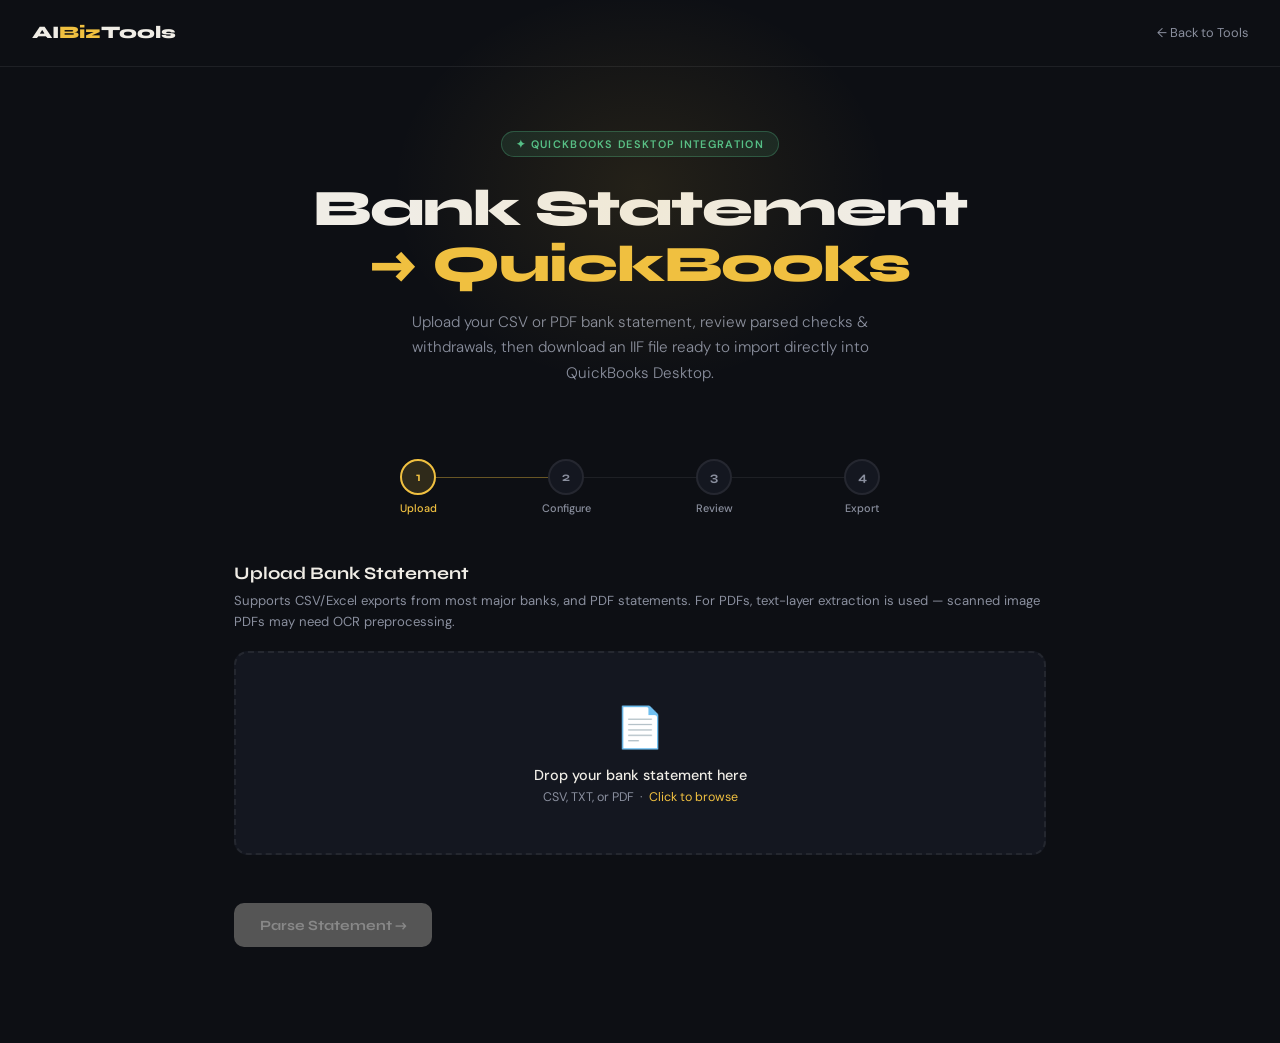
<file: bank-to-quickbooks.html>
<!DOCTYPE html>
<html lang="en">
<head>
<meta charset="UTF-8">
<meta name="viewport" content="width=device-width, initial-scale=1.0">
<title>Bank Statement → QuickBooks Desktop | AI Biz Tools</title>
<link href="https://fonts.googleapis.com/css2?family=Syne:wght@400;600;700;800&family=DM+Sans:wght@300;400;500&display=swap" rel="stylesheet">
<style>
*,*::before,*::after{box-sizing:border-box;margin:0;padding:0}
:root{
  --bg:#0D0F14;--surface:#141720;--surface2:#1a1e2e;--border:rgba(255,255,255,0.07);
  --accent:#F0C040;--accent2:#E07A30;--text:#F0EDE6;--muted:#8A8F9E;
  --green:#4DBF8A;--red:#E05555;--radius:14px
}
body{font-family:'DM Sans',sans-serif;background:var(--bg);color:var(--text);min-height:100vh;overflow-x:hidden}

/* ── HEADER ── */
.header{padding:1.4rem 2rem;display:flex;align-items:center;justify-content:space-between;border-bottom:1px solid var(--border)}
.logo{font-family:'Syne',sans-serif;font-weight:800;font-size:1.1rem;color:var(--text);text-decoration:none}
.logo span{color:var(--accent)}
.back-link{font-size:0.8rem;color:var(--muted);text-decoration:none;display:flex;align-items:center;gap:0.4rem;transition:color 0.15s}
.back-link:hover{color:var(--accent)}

/* ── HERO ── */
.hero{padding:4rem 1.5rem 2rem;text-align:center;position:relative}
.hero-glow{position:absolute;top:-80px;left:50%;transform:translateX(-50%);width:500px;height:400px;background:radial-gradient(ellipse,rgba(240,192,64,0.1) 0%,transparent 70%);pointer-events:none}
.badge{display:inline-flex;align-items:center;gap:0.4rem;background:rgba(77,191,138,0.12);border:1px solid rgba(77,191,138,0.3);color:var(--green);font-size:0.68rem;font-weight:600;letter-spacing:0.12em;text-transform:uppercase;padding:0.32rem 0.9rem;border-radius:100px;margin-bottom:1.5rem}
h1{font-family:'Syne',sans-serif;font-size:clamp(1.8rem,5vw,3.2rem);font-weight:800;line-height:1.1;letter-spacing:-0.02em;margin-bottom:1rem}
h1 span{color:var(--accent)}
.hero-sub{font-size:0.95rem;color:var(--muted);max-width:520px;margin:0 auto 2.5rem;line-height:1.7;font-weight:300}

/* ── STEPS BAR ── */
.steps-bar{display:flex;align-items:center;justify-content:center;gap:0;max-width:640px;margin:0 auto 3rem;padding:0 1.5rem}
.step{display:flex;flex-direction:column;align-items:center;gap:0.35rem;flex:1;position:relative}
.step:not(:last-child)::after{content:'';position:absolute;top:18px;left:calc(50% + 18px);right:calc(-50% + 18px);height:1px;background:var(--border)}
.step.active:not(:last-child)::after{background:rgba(240,192,64,0.4)}
.step-dot{width:36px;height:36px;border-radius:50%;border:2px solid var(--border);background:var(--surface);display:flex;align-items:center;justify-content:center;font-family:'Syne',sans-serif;font-size:0.8rem;font-weight:700;color:var(--muted);transition:all 0.3s;z-index:1}
.step.active .step-dot{border-color:var(--accent);background:rgba(240,192,64,0.15);color:var(--accent)}
.step.done .step-dot{border-color:var(--green);background:rgba(77,191,138,0.15);color:var(--green)}
.step-label{font-size:0.68rem;color:var(--muted);font-weight:500;white-space:nowrap}
.step.active .step-label{color:var(--accent)}
.step.done .step-label{color:var(--green)}

/* ── MAIN CONTAINER ── */
.container{max-width:860px;margin:0 auto;padding:0 1.5rem 6rem}

/* ── PANELS ── */
.panel{display:none}
.panel.show{display:block;animation:fadeIn 0.3s ease}
@keyframes fadeIn{from{opacity:0;transform:translateY(10px)}to{opacity:1;transform:translateY(0)}}

/* ── UPLOAD ZONE ── */
.upload-section{margin-bottom:2rem}
.section-title{font-family:'Syne',sans-serif;font-size:1.1rem;font-weight:700;margin-bottom:0.4rem}
.section-sub{font-size:0.82rem;color:var(--muted);margin-bottom:1.2rem;line-height:1.6}
.upload-zone{border:2px dashed var(--border);border-radius:var(--radius);padding:3rem 2rem;text-align:center;cursor:pointer;transition:all 0.2s;background:var(--surface);position:relative}
.upload-zone:hover,.upload-zone.drag-over{border-color:rgba(240,192,64,0.5);background:rgba(240,192,64,0.04)}
.upload-icon{font-size:2.5rem;margin-bottom:0.8rem}
.upload-text{font-size:0.9rem;color:var(--text);margin-bottom:0.3rem;font-weight:500}
.upload-hint{font-size:0.78rem;color:var(--muted)}
.upload-hint span{color:var(--accent)}
#fileInput{position:absolute;inset:0;opacity:0;cursor:pointer}
.files-list{margin-top:1rem;display:flex;flex-direction:column;gap:0.5rem}
.file-item{display:flex;align-items:center;gap:0.8rem;background:var(--surface);border:1px solid var(--border);border-radius:10px;padding:0.7rem 1rem}
.file-icon{font-size:1.1rem;flex-shrink:0}
.file-name{font-size:0.84rem;flex:1;overflow:hidden;text-overflow:ellipsis;white-space:nowrap}
.file-size{font-size:0.72rem;color:var(--muted);flex-shrink:0}
.file-remove{background:none;border:none;color:var(--muted);cursor:pointer;font-size:1rem;padding:0.2rem;transition:color 0.15s;flex-shrink:0}
.file-remove:hover{color:var(--red)}

/* ── MAPPING CONFIG ── */
.mapping-card{background:var(--surface);border:1px solid var(--border);border-radius:var(--radius);padding:1.5rem;margin-bottom:1.2rem}
.mapping-card h3{font-family:'Syne',sans-serif;font-size:0.9rem;font-weight:700;margin-bottom:1rem;display:flex;align-items:center;gap:0.5rem}
.field-grid{display:grid;grid-template-columns:1fr 1fr;gap:0.8rem}
@media(max-width:520px){.field-grid{grid-template-columns:1fr}}
.fg{display:flex;flex-direction:column;gap:0.3rem}
.fg label{font-size:0.72rem;font-weight:500;color:var(--muted);letter-spacing:0.06em;text-transform:uppercase}
.fg select,.fg input[type=text],.fg input[type=number]{
  background:var(--bg);border:1.5px solid var(--border);border-radius:8px;
  padding:0.6rem 0.8rem;color:var(--text);font-family:'DM Sans',sans-serif;
  font-size:0.84rem;outline:none;transition:border-color 0.2s;width:100%
}
.fg select:focus,.fg input:focus{border-color:var(--accent)}
.fg select option{background:#1a1e2e}
.hint-text{font-size:0.72rem;color:var(--muted);margin-top:0.2rem}

/* ── FILTER TOGGLES ── */
.filter-row{display:flex;flex-wrap:wrap;gap:0.6rem;margin-bottom:1.2rem}
.toggle-chip{display:flex;align-items:center;gap:0.5rem;padding:0.45rem 1rem;border-radius:100px;border:1.5px solid var(--border);background:var(--surface);cursor:pointer;font-size:0.78rem;font-weight:500;color:var(--muted);transition:all 0.15s;user-select:none}
.toggle-chip input{display:none}
.toggle-chip.on{border-color:rgba(240,192,64,0.5);background:rgba(240,192,64,0.08);color:var(--accent)}
.toggle-dot{width:8px;height:8px;border-radius:50%;background:var(--border);transition:background 0.15s}
.toggle-chip.on .toggle-dot{background:var(--accent)}

/* ── PREVIEW TABLE ── */
.preview-header{display:flex;align-items:center;justify-content:space-between;margin-bottom:1rem;flex-wrap:wrap;gap:0.8rem}
.preview-header h3{font-family:'Syne',sans-serif;font-size:1rem;font-weight:700}
.count-badge{font-size:0.75rem;font-weight:600;padding:0.25rem 0.7rem;border-radius:100px;background:rgba(77,191,138,0.12);border:1px solid rgba(77,191,138,0.3);color:var(--green)}
.table-wrap{overflow-x:auto;border-radius:var(--radius);border:1px solid var(--border)}
table{width:100%;border-collapse:collapse;font-size:0.82rem;min-width:540px}
thead tr{background:var(--surface2)}
th{padding:0.75rem 1rem;text-align:left;font-family:'Syne',sans-serif;font-size:0.68rem;font-weight:700;letter-spacing:0.1em;text-transform:uppercase;color:var(--muted);border-bottom:1px solid var(--border)}
td{padding:0.7rem 1rem;border-bottom:1px solid rgba(255,255,255,0.04);color:var(--text)}
tr:last-child td{border-bottom:none}
tr:hover td{background:rgba(255,255,255,0.02)}
.amount-neg{color:var(--red)}
.amount-pos{color:var(--green)}
.type-badge{font-size:0.68rem;font-weight:600;padding:0.18rem 0.55rem;border-radius:100px;letter-spacing:0.04em;text-transform:uppercase}
.type-check{background:rgba(224,122,48,0.12);border:1px solid rgba(224,122,48,0.3);color:var(--accent2)}
.type-withdrawal{background:rgba(224,85,85,0.12);border:1px solid rgba(224,85,85,0.3);color:var(--red)}
.type-deposit{background:rgba(77,191,138,0.12);border:1px solid rgba(77,191,138,0.3);color:var(--green)}
.type-other{background:rgba(138,143,158,0.12);border:1px solid rgba(138,143,158,0.3);color:var(--muted)}
.row-exclude{opacity:0.35}
.row-exclude td{text-decoration:line-through}
.exclude-btn{background:none;border:1px solid var(--border);border-radius:6px;color:var(--muted);cursor:pointer;padding:0.15rem 0.45rem;font-size:0.7rem;transition:all 0.15s}
.exclude-btn:hover{border-color:var(--red);color:var(--red)}
.exclude-btn.excluded{border-color:rgba(77,191,138,0.4);color:var(--green)}

/* ── SUMMARY STATS ── */
.stats-grid{display:grid;grid-template-columns:repeat(auto-fit,minmax(160px,1fr));gap:0.8rem;margin-bottom:2rem}
.stat-card{background:var(--surface);border:1px solid var(--border);border-radius:var(--radius);padding:1.2rem 1.4rem}
.stat-label{font-size:0.7rem;font-weight:600;letter-spacing:0.1em;text-transform:uppercase;color:var(--muted);margin-bottom:0.4rem}
.stat-value{font-family:'Syne',sans-serif;font-size:1.5rem;font-weight:800}
.stat-value.red{color:var(--red)}
.stat-value.green{color:var(--green)}
.stat-value.gold{color:var(--accent)}

/* ── QB CONFIG ── */
.qb-section{margin-bottom:2rem}
.info-box{background:rgba(240,192,64,0.06);border:1px solid rgba(240,192,64,0.2);border-radius:10px;padding:1rem 1.2rem;font-size:0.82rem;line-height:1.6;color:var(--muted);margin-bottom:1.2rem}
.info-box strong{color:var(--accent)}

/* ── BUTTONS ── */
.btn-row{display:flex;gap:0.8rem;flex-wrap:wrap}
.btn{display:inline-flex;align-items:center;gap:0.5rem;border:none;border-radius:10px;padding:0.85rem 1.6rem;font-family:'Syne',sans-serif;font-size:0.88rem;font-weight:700;cursor:pointer;transition:all 0.18s}
.btn-primary{background:var(--accent);color:#0D0F14}
.btn-primary:hover{background:#f5ce60;transform:translateY(-1px)}
.btn-primary:disabled{background:#555;color:#888;cursor:not-allowed;transform:none}
.btn-secondary{background:var(--surface);color:var(--text);border:1.5px solid var(--border)}
.btn-secondary:hover{border-color:var(--accent);color:var(--accent)}
.btn-success{background:rgba(77,191,138,0.15);color:var(--green);border:1.5px solid rgba(77,191,138,0.4)}
.btn-success:hover{background:rgba(77,191,138,0.25)}

/* ── SUCCESS ── */
.success-hero{text-align:center;padding:3rem 1rem}
.success-icon{font-size:4rem;margin-bottom:1.2rem}
.success-title{font-family:'Syne',sans-serif;font-size:1.8rem;font-weight:800;margin-bottom:0.6rem}
.success-sub{color:var(--muted);font-size:0.9rem;line-height:1.7;max-width:460px;margin:0 auto 2rem}
.iif-preview{background:var(--surface);border:1px solid var(--border);border-radius:var(--radius);padding:1.2rem;font-family:'Courier New',monospace;font-size:0.72rem;color:var(--green);overflow-x:auto;margin-bottom:1.5rem;max-height:220px;overflow-y:auto;line-height:1.5;white-space:pre}
.import-steps{text-align:left;max-width:500px;margin:0 auto 2rem;background:var(--surface);border:1px solid var(--border);border-radius:var(--radius);padding:1.4rem 1.6rem}
.import-steps h4{font-family:'Syne',sans-serif;font-size:0.9rem;font-weight:700;margin-bottom:1rem}
.import-steps ol{padding-left:1.4rem;display:flex;flex-direction:column;gap:0.5rem}
.import-steps li{font-size:0.83rem;color:var(--muted);line-height:1.5}
.import-steps li strong{color:var(--text)}

/* ── PROGRESS ── */
.progress-bar-wrap{background:var(--surface2);border-radius:100px;height:4px;margin:1rem 0;overflow:hidden}
.progress-bar{height:100%;background:linear-gradient(90deg,var(--accent),var(--accent2));border-radius:100px;transition:width 0.4s ease;width:0%}

/* ── LOADING ── */
.loading-spinner{display:inline-block;width:18px;height:18px;border:2px solid rgba(255,255,255,0.15);border-top-color:var(--accent);border-radius:50%;animation:spin 0.7s linear infinite}
@keyframes spin{to{transform:rotate(360deg)}}

/* ── TOAST ── */
.toast{position:fixed;bottom:2rem;right:2rem;background:var(--surface2);border:1px solid var(--border);border-radius:12px;padding:0.9rem 1.4rem;font-size:0.84rem;display:flex;align-items:center;gap:0.7rem;z-index:9999;opacity:0;transform:translateY(10px);transition:all 0.3s;pointer-events:none;max-width:320px}
.toast.show{opacity:1;transform:translateY(0)}
.toast.success{border-color:rgba(77,191,138,0.4);color:var(--green)}
.toast.error{border-color:rgba(224,85,85,0.4);color:var(--red)}

/* ── EDITABLE CELLS ── */
td.editable{cursor:text}
td.editable:hover{background:rgba(240,192,64,0.05)}
td.editable input{background:transparent;border:none;border-bottom:1px solid var(--accent);color:var(--text);font-family:'DM Sans',sans-serif;font-size:0.82rem;outline:none;width:100%}
</style>
</head>
<body>

<!-- HEADER -->
<header class="header">
  <a href="index.html" class="logo">AI<span>Biz</span>Tools</a>
  <a href="index.html" class="back-link">← Back to Tools</a>
</header>

<!-- HERO -->
<div class="hero">
  <div class="hero-glow"></div>
  <div class="badge">✦ QuickBooks Desktop Integration</div>
  <h1>Bank Statement<br><span>→ QuickBooks</span></h1>
  <p class="hero-sub">Upload your CSV or PDF bank statement, review parsed checks &amp; withdrawals, then download an IIF file ready to import directly into QuickBooks Desktop.</p>
</div>

<!-- STEPS BAR -->
<div class="steps-bar">
  <div class="step active" id="step1">
    <div class="step-dot">1</div>
    <div class="step-label">Upload</div>
  </div>
  <div class="step" id="step2">
    <div class="step-dot">2</div>
    <div class="step-label">Configure</div>
  </div>
  <div class="step" id="step3">
    <div class="step-dot">3</div>
    <div class="step-label">Review</div>
  </div>
  <div class="step" id="step4">
    <div class="step-dot">4</div>
    <div class="step-label">Export</div>
  </div>
</div>

<div class="container">

  <!-- ═══ PANEL 1: UPLOAD ═══ -->
  <div class="panel show" id="panel1">
    <div class="upload-section">
      <div class="section-title">Upload Bank Statement</div>
      <div class="section-sub">Supports CSV/Excel exports from most major banks, and PDF statements. For PDFs, text-layer extraction is used — scanned image PDFs may need OCR preprocessing.</div>

      <div class="upload-zone" id="uploadZone">
        <input type="file" id="fileInput" accept=".csv,.txt,.pdf" multiple>
        <div class="upload-icon">📄</div>
        <div class="upload-text">Drop your bank statement here</div>
        <div class="upload-hint">CSV, TXT, or PDF &nbsp;·&nbsp; <span>Click to browse</span></div>
      </div>
      <div class="files-list" id="filesList"></div>
    </div>

    <!-- CSV FORMAT HINT -->
    <div class="mapping-card" id="csvHint" style="display:none">
      <h3>📋 CSV Column Mapping</h3>
      <p style="font-size:0.82rem;color:var(--muted);margin-bottom:1rem;line-height:1.6">
        Tell us which columns contain each piece of data. Column names are auto-detected — adjust if your bank uses different headers.
      </p>
      <div class="field-grid">
        <div class="fg">
          <label>Date Column</label>
          <select id="colDate"></select>
        </div>
        <div class="fg">
          <label>Description / Memo Column</label>
          <select id="colDesc"></select>
        </div>
        <div class="fg">
          <label>Amount Column</label>
          <select id="colAmount"></select>
          <span class="hint-text">Use this if debits &amp; credits are in a single column</span>
        </div>
        <div class="fg">
          <label>Debit Column (optional)</label>
          <select id="colDebit"><option value="">-- Not separate --</option></select>
        </div>
        <div class="fg">
          <label>Credit Column (optional)</label>
          <select id="colCredit"><option value="">-- Not separate --</option></select>
        </div>
        <div class="fg">
          <label>Check # Column (optional)</label>
          <select id="colCheck"><option value="">-- Not present --</option></select>
        </div>
      </div>
    </div>

    <div class="btn-row" style="margin-top:1.5rem">
      <button class="btn btn-primary" id="btnParse" disabled>
        Parse Statement →
      </button>
    </div>
  </div>

  <!-- ═══ PANEL 2: CONFIGURE ═══ -->
  <div class="panel" id="panel2">
    <div class="section-title" style="margin-bottom:0.4rem">Filter Transactions</div>
    <div class="section-sub">Choose which transaction types to include in the QuickBooks export.</div>

    <div class="filter-row">
      <label class="toggle-chip on" id="chip-checks">
        <input type="checkbox" checked> <div class="toggle-dot"></div> Checks
      </label>
      <label class="toggle-chip on" id="chip-withdrawals">
        <input type="checkbox" checked> <div class="toggle-dot"></div> Withdrawals / Debits
      </label>
      <label class="toggle-chip" id="chip-deposits">
        <input type="checkbox"> <div class="toggle-dot"></div> Deposits / Credits
      </label>
    </div>

    <!-- QB SETTINGS -->
    <div class="mapping-card">
      <h3>🏦 QuickBooks Account Settings</h3>
      <div class="field-grid">
        <div class="fg">
          <label>Bank Account Name (in QB)</label>
          <input type="text" id="qbAccount" placeholder="e.g. Business Checking" value="Business Checking">
        </div>
        <div class="fg">
          <label>Default Expense Account</label>
          <input type="text" id="qbExpense" placeholder="e.g. Bank Charges" value="Uncategorized Expense">
        </div>
        <div class="fg">
          <label>Currency</label>
          <select id="qbCurrency">
            <option value="USD">USD — US Dollar</option>
            <option value="CAD">CAD — Canadian Dollar</option>
            <option value="GBP">GBP — British Pound</option>
            <option value="EUR">EUR — Euro</option>
            <option value="AUD">AUD — Australian Dollar</option>
          </select>
        </div>
        <div class="fg">
          <label>Date Format in QB</label>
          <select id="qbDateFmt">
            <option value="MM/DD/YYYY">MM/DD/YYYY</option>
            <option value="DD/MM/YYYY">DD/MM/YYYY</option>
            <option value="YYYY-MM-DD">YYYY-MM-DD</option>
          </select>
        </div>
        <div class="fg">
          <label>Transaction Class (optional)</label>
          <input type="text" id="qbClass" placeholder="Leave blank if not using classes">
        </div>
        <div class="fg">
          <label>Payee Name for Unknown</label>
          <input type="text" id="qbPayee" placeholder="e.g. Various" value="Various">
        </div>
      </div>
    </div>

    <div class="btn-row">
      <button class="btn btn-secondary" onclick="goToPanel(1)">← Back</button>
      <button class="btn btn-primary" id="btnReview">Review Transactions →</button>
    </div>
  </div>

  <!-- ═══ PANEL 3: REVIEW ═══ -->
  <div class="panel" id="panel3">
    <div class="stats-grid" id="statsGrid"></div>

    <div class="preview-header">
      <h3>Transactions to Export</h3>
      <span class="count-badge" id="countBadge">0 items</span>
    </div>

    <div class="table-wrap">
      <table>
        <thead>
          <tr>
            <th>Date</th>
            <th>Description</th>
            <th>Type</th>
            <th>Check #</th>
            <th>Amount</th>
            <th>QB Account</th>
            <th></th>
          </tr>
        </thead>
        <tbody id="txTable"></tbody>
      </table>
    </div>

    <div style="margin-top:0.8rem;font-size:0.75rem;color:var(--muted)">
      Click any cell to edit before exporting. Use the × button to exclude a row.
    </div>

    <div class="btn-row" style="margin-top:1.5rem">
      <button class="btn btn-secondary" onclick="goToPanel(2)">← Back</button>
      <button class="btn btn-primary" id="btnExport">Generate IIF File →</button>
    </div>
  </div>

  <!-- ═══ PANEL 4: EXPORT ═══ -->
  <div class="panel" id="panel4">
    <div class="success-hero">
      <div class="success-icon">✅</div>
      <div class="success-title">IIF File Ready</div>
      <p class="success-sub" id="successSub">Your transactions have been formatted as a QuickBooks IIF file and downloaded automatically.</p>

      <pre class="iif-preview" id="iifPreview"></pre>

      <div class="import-steps">
        <h4>📥 How to Import into QuickBooks Desktop</h4>
        <ol>
          <li>Open <strong>QuickBooks Desktop</strong></li>
          <li>Go to <strong>File → Utilities → Import → IIF Files…</strong></li>
          <li>Browse to the downloaded <strong>.iif</strong> file and click <strong>Open</strong></li>
          <li>QuickBooks will confirm the import — click <strong>OK</strong></li>
          <li>Find the transactions in your <strong>Chart of Accounts → Bank register</strong></li>
          <li>Review and assign final categories as needed</li>
        </ol>
      </div>

      <div class="btn-row" style="justify-content:center">
        <button class="btn btn-success" id="btnDownloadAgain">⬇ Download IIF Again</button>
        <button class="btn btn-secondary" onclick="resetAll()">↺ Process Another Statement</button>
      </div>
    </div>
  </div>

</div><!-- /container -->

<!-- TOAST -->
<div class="toast" id="toast"></div>

<script>
// ═══════════════════════════════════════════════════════
//  STATE
// ═══════════════════════════════════════════════════════
const state = {
  files: [],
  rawRows: [],       // parsed rows from CSV/PDF
  headers: [],       // CSV column headers
  transactions: [],  // processed transaction objects
  iifContent: '',
};

// ═══════════════════════════════════════════════════════
//  STEP NAVIGATION
// ═══════════════════════════════════════════════════════
function goToPanel(n) {
  document.querySelectorAll('.panel').forEach((p,i) => p.classList.toggle('show', i+1===n));
  document.querySelectorAll('.step').forEach((s,i) => {
    s.classList.toggle('active', i+1===n);
    s.classList.toggle('done', i+1<n);
  });
  window.scrollTo({top:0,behavior:'smooth'});
}

// ═══════════════════════════════════════════════════════
//  FILE UPLOAD
// ═══════════════════════════════════════════════════════
const uploadZone = document.getElementById('uploadZone');
const fileInput  = document.getElementById('fileInput');
const filesList  = document.getElementById('filesList');
const btnParse   = document.getElementById('btnParse');

uploadZone.addEventListener('dragover', e => { e.preventDefault(); uploadZone.classList.add('drag-over'); });
uploadZone.addEventListener('dragleave', () => uploadZone.classList.remove('drag-over'));
uploadZone.addEventListener('drop', e => {
  e.preventDefault();
  uploadZone.classList.remove('drag-over');
  handleFiles([...e.dataTransfer.files]);
});
fileInput.addEventListener('change', () => handleFiles([...fileInput.files]));

function handleFiles(files) {
  files.forEach(f => {
    if (!state.files.find(x => x.name === f.name)) state.files.push(f);
  });
  renderFilesList();
}

function renderFilesList() {
  filesList.innerHTML = state.files.map((f,i) => `
    <div class="file-item">
      <span class="file-icon">${f.name.endsWith('.pdf') ? '📕' : '📊'}</span>
      <span class="file-name">${f.name}</span>
      <span class="file-size">${(f.size/1024).toFixed(0)} KB</span>
      <button class="file-remove" onclick="removeFile(${i})">✕</button>
    </div>
  `).join('');
  btnParse.disabled = state.files.length === 0;
}

function removeFile(i) {
  state.files.splice(i,1);
  renderFilesList();
  if (state.files.length === 0) {
    document.getElementById('csvHint').style.display = 'none';
  }
}

// ═══════════════════════════════════════════════════════
//  CSV PARSING
// ═══════════════════════════════════════════════════════
function parseCSV(text) {
  const lines = text.split(/\r?\n/).filter(l => l.trim());
  if (!lines.length) return { headers: [], rows: [] };

  const headers = splitCSVLine(lines[0]);
  const rows = lines.slice(1).map(l => {
    const cols = splitCSVLine(l);
    const row = {};
    headers.forEach((h,i) => row[h] = (cols[i] || '').trim());
    return row;
  }).filter(r => Object.values(r).some(v => v));

  return { headers, rows };
}

function splitCSVLine(line) {
  const result = [];
  let cur = '', inQuote = false;
  for (let i = 0; i < line.length; i++) {
    const c = line[i];
    if (c === '"') { inQuote = !inQuote; }
    else if (c === ',' && !inQuote) { result.push(cur.trim()); cur = ''; }
    else { cur += c; }
  }
  result.push(cur.trim());
  return result;
}

function autoDetectColumns(headers) {
  const lc = headers.map(h => h.toLowerCase());
  const find = (...terms) => {
    for (const t of terms) {
      const i = lc.findIndex(h => h.includes(t));
      if (i !== -1) return headers[i];
    }
    return headers[0];
  };
  return {
    date:   find('date','time','posted'),
    desc:   find('desc','memo','narr','particular','detail','ref','transaction'),
    amount: find('amount','amt','value','sum'),
    debit:  find('debit','withdrawal','out','charge','dr'),
    credit: find('credit','deposit','in','cr'),
    check:  find('check','cheque','chk','number','no.'),
  };
}

function populateSelects(headers) {
  const ids = ['colDate','colDesc','colAmount','colDebit','colCredit','colCheck'];
  const extras = {'colDebit':'-- Not separate --','colCredit':'-- Not separate --','colCheck':'-- Not present --'};
  ids.forEach(id => {
    const sel = document.getElementById(id);
    const extra = extras[id] || '';
    sel.innerHTML = (extra ? `<option value="">${extra}</option>` : '') +
      headers.map(h => `<option value="${h}">${h}</option>`).join('');
  });

  const auto = autoDetectColumns(headers);
  const set = (id, val) => { const s = document.getElementById(id); if (val) s.value = val; };
  set('colDate', auto.date);
  set('colDesc', auto.desc);
  set('colAmount', auto.amount);
  set('colDebit', auto.debit);
  set('colCredit', auto.credit);
  set('colCheck', auto.check);
}

// ═══════════════════════════════════════════════════════
//  PDF TEXT EXTRACTION (simple approach)
// ═══════════════════════════════════════════════════════
async function extractPDFText(file) {
  // Load pdf.js from CDN lazily
  if (!window.pdfjsLib) {
    await loadScript('https://cdnjs.cloudflare.com/ajax/libs/pdf.js/3.11.174/pdf.min.js');
    window.pdfjsLib.GlobalWorkerOptions.workerSrc =
      'https://cdnjs.cloudflare.com/ajax/libs/pdf.js/3.11.174/pdf.worker.min.js';
  }
  const buf = await file.arrayBuffer();
  const pdf = await pdfjsLib.getDocument({data: buf}).promise;
  let text = '';
  for (let p = 1; p <= pdf.numPages; p++) {
    const page = await pdf.getPage(p);
    const content = await page.getTextContent();
    const items = content.items.map(i => i.str);
    text += items.join(' ') + '\n';
  }
  return text;
}

function loadScript(src) {
  return new Promise((res, rej) => {
    const s = document.createElement('script');
    s.src = src; s.onload = res; s.onerror = rej;
    document.head.appendChild(s);
  });
}

// ═══════════════════════════════════════════════════════
//  PARSE PDF TEXT INTO ROWS
// ═══════════════════════════════════════════════════════
function parsePDFTextToRows(text) {
  // Match lines with a date-like pattern followed by text and a dollar amount
  // e.g.  "01/15/2024  CHECK 1234  PAYEE NAME  -1,234.56"
  const dateRe = /(\d{1,2}[\/\-]\d{1,2}[\/\-]\d{2,4})/;
  const amtRe  = /(-?\$?[\d,]+\.\d{2})/g;
  const lines  = text.split('\n');
  const rows   = [];

  for (const line of lines) {
    const dateMatch = line.match(dateRe);
    if (!dateMatch) continue;
    const amounts = [...line.matchAll(/-?\$?[\d,]+\.\d{2}/g)].map(m => m[0]);
    if (!amounts.length) continue;

    const date   = dateMatch[1];
    const amount = amounts[amounts.length - 1].replace(/\$/, '');
    const desc   = line
      .replace(dateRe, '')
      .replace(/-?\$?[\d,]+\.\d{2}/g, '')
      .replace(/\s+/g, ' ').trim();

    const checkMatch = desc.match(/check\s*#?\s*(\d+)/i) || desc.match(/chk\s*#?\s*(\d+)/i);
    rows.push({
      date, description: desc,
      amount,
      check_num: checkMatch ? checkMatch[1] : '',
    });
  }
  return rows;
}

// ═══════════════════════════════════════════════════════
//  PARSE BUTTON
// ═══════════════════════════════════════════════════════
btnParse.addEventListener('click', async () => {
  btnParse.innerHTML = '<span class="loading-spinner"></span> Parsing…';
  btnParse.disabled = true;

  try {
    state.rawRows = [];
    state.headers = [];

    for (const file of state.files) {
      if (file.name.toLowerCase().endsWith('.pdf')) {
        const text = await extractPDFText(file);
        const rows = parsePDFTextToRows(text);
        if (!state.headers.length) state.headers = ['date','description','amount','check_num'];
        state.rawRows.push(...rows);
      } else {
        const text = await file.text();
        const {headers, rows} = parseCSV(text);
        if (!state.headers.length) state.headers = headers;
        state.rawRows.push(...rows);
      }
    }

    if (!state.rawRows.length) { showToast('No parseable rows found in the file.', 'error'); return; }

    const hasPDF = state.files.some(f => f.name.toLowerCase().endsWith('.pdf'));
    const csvHint = document.getElementById('csvHint');
    if (!hasPDF && state.headers.length) {
      csvHint.style.display = 'block';
      populateSelects(state.headers);
    } else {
      csvHint.style.display = 'none';
    }

    showToast(`Parsed ${state.rawRows.length} rows successfully.`, 'success');
    goToPanel(2);
  } catch(e) {
    console.error(e);
    showToast('Error parsing file: ' + e.message, 'error');
  } finally {
    btnParse.innerHTML = 'Parse Statement →';
    btnParse.disabled = false;
  }
});

// ═══════════════════════════════════════════════════════
//  FILTER TOGGLES
// ═══════════════════════════════════════════════════════
document.querySelectorAll('.toggle-chip').forEach(chip => {
  chip.addEventListener('click', () => {
    chip.classList.toggle('on');
    chip.querySelector('input').checked = chip.classList.contains('on');
  });
});

// ═══════════════════════════════════════════════════════
//  BUILD TRANSACTIONS
// ═══════════════════════════════════════════════════════
document.getElementById('btnReview').addEventListener('click', () => {
  buildTransactions();
  renderReview();
  goToPanel(3);
});

function getColVal(row, colId, fallback='') {
  const sel = document.getElementById(colId);
  if (!sel || !sel.value) return fallback;
  return (row[sel.value] || '').toString().trim();
}

function parseAmount(str) {
  if (!str) return 0;
  const n = parseFloat(str.replace(/[$,\s]/g,''));
  return isNaN(n) ? 0 : n;
}

function classifyType(row, amount, checkNum) {
  const desc = (row.description || row[Object.keys(row)[1]] || '').toLowerCase();
  if (checkNum) return 'check';
  if (amount < 0) {
    if (/check|chk|cheque/i.test(desc)) return 'check';
    return 'withdrawal';
  }
  if (amount > 0) return 'deposit';
  return 'other';
}

function buildTransactions() {
  const hasPDF = state.files.some(f => f.name.toLowerCase().endsWith('.pdf'));
  const inclChecks = document.getElementById('chip-checks').classList.contains('on');
  const inclWith   = document.getElementById('chip-withdrawals').classList.contains('on');
  const inclDep    = document.getElementById('chip-deposits').classList.contains('on');

  state.transactions = state.rawRows.map((row, idx) => {
    let date, desc, amount, checkNum;

    if (hasPDF) {
      date     = row.date || '';
      desc     = row.description || '';
      amount   = parseAmount(row.amount);
      checkNum = row.check_num || '';
    } else {
      date     = getColVal(row, 'colDate');
      desc     = getColVal(row, 'colDesc');
      const debitCol  = document.getElementById('colDebit').value;
      const creditCol = document.getElementById('colCredit').value;
      if (debitCol && creditCol) {
        const deb = parseAmount(row[debitCol] || '');
        const crd = parseAmount(row[creditCol] || '');
        amount = crd > 0 ? crd : -Math.abs(deb);
      } else {
        amount = parseAmount(getColVal(row, 'colAmount'));
      }
      checkNum = getColVal(row, 'colCheck');
    }

    const type = classifyType({description:desc}, amount, checkNum);

    return {
      id: idx,
      date,
      desc,
      amount,
      checkNum,
      type,
      qbAccount: document.getElementById('qbExpense').value || 'Uncategorized Expense',
      excluded: false,
    };
  }).filter(tx => {
    if (tx.type === 'check'      && !inclChecks) return false;
    if (tx.type === 'withdrawal' && !inclWith)   return false;
    if (tx.type === 'deposit'    && !inclDep)    return false;
    if (tx.type === 'other') return false;
    return true;
  });
}

// ═══════════════════════════════════════════════════════
//  REVIEW TABLE
// ═══════════════════════════════════════════════════════
function renderReview() {
  const tbody = document.getElementById('txTable');
  const visible = state.transactions.filter(tx => !tx.excluded);

  tbody.innerHTML = state.transactions.map(tx => `
    <tr class="${tx.excluded ? 'row-exclude' : ''}" id="row-${tx.id}">
      <td class="editable" data-field="date" data-id="${tx.id}">${tx.date}</td>
      <td class="editable" data-field="desc" data-id="${tx.id}" style="max-width:220px;overflow:hidden;text-overflow:ellipsis;white-space:nowrap" title="${tx.desc}">${tx.desc}</td>
      <td><span class="type-badge type-${tx.type}">${tx.type}</span></td>
      <td class="editable" data-field="checkNum" data-id="${tx.id}">${tx.checkNum || '—'}</td>
      <td class="${tx.amount < 0 ? 'amount-neg' : 'amount-pos'}" data-id="${tx.id}" data-field="amount">${fmtAmt(tx.amount)}</td>
      <td class="editable" data-field="qbAccount" data-id="${tx.id}">${tx.qbAccount}</td>
      <td><button class="exclude-btn ${tx.excluded ? 'excluded' : ''}" onclick="toggleExclude(${tx.id})" title="${tx.excluded ? 'Re-include' : 'Exclude'}">${tx.excluded ? '↩' : '×'}</button></td>
    </tr>
  `).join('');

  // Stats
  const checks = visible.filter(t => t.type==='check');
  const withs  = visible.filter(t => t.type==='withdrawal');
  const deps   = visible.filter(t => t.type==='deposit');
  const totalOut = visible.filter(t=>t.amount<0).reduce((s,t)=>s+t.amount,0);
  const totalIn  = visible.filter(t=>t.amount>0).reduce((s,t)=>s+t.amount,0);

  document.getElementById('statsGrid').innerHTML = `
    <div class="stat-card"><div class="stat-label">Total Transactions</div><div class="stat-value gold">${visible.length}</div></div>
    <div class="stat-card"><div class="stat-label">Checks</div><div class="stat-value gold">${checks.length}</div></div>
    <div class="stat-card"><div class="stat-label">Withdrawals</div><div class="stat-value gold">${withs.length}</div></div>
    <div class="stat-card"><div class="stat-label">Total Debits</div><div class="stat-value red">${fmtAmt(totalOut)}</div></div>
    ${deps.length ? `<div class="stat-card"><div class="stat-label">Total Credits</div><div class="stat-value green">${fmtAmt(totalIn)}</div></div>` : ''}
  `;

  document.getElementById('countBadge').textContent = `${visible.length} items`;

  // Inline editing
  tbody.querySelectorAll('td.editable').forEach(td => {
    td.addEventListener('dblclick', () => startEdit(td));
  });
}

function fmtAmt(n) {
  return (n < 0 ? '-$' : '$') + Math.abs(n).toFixed(2).replace(/\B(?=(\d{3})+(?!\d))/g, ',');
}

function startEdit(td) {
  if (td.querySelector('input')) return;
  const val = td.textContent === '—' ? '' : td.textContent;
  td.innerHTML = `<input type="text" value="${val}" style="width:100%">`;
  const inp = td.querySelector('input');
  inp.focus(); inp.select();
  inp.addEventListener('blur', () => commitEdit(td, inp.value));
  inp.addEventListener('keydown', e => { if (e.key==='Enter') inp.blur(); if (e.key==='Escape') { td.textContent = val; } });
}

function commitEdit(td, val) {
  const id    = parseInt(td.dataset.id);
  const field = td.dataset.field;
  const tx    = state.transactions.find(t => t.id===id);
  if (!tx) return;
  if (field === 'amount') {
    tx.amount = parseAmount(val);
    td.textContent = fmtAmt(tx.amount);
    td.className = tx.amount < 0 ? 'editable amount-neg' : 'editable amount-pos';
  } else {
    tx[field] = val;
    td.textContent = val || '—';
  }
}

function toggleExclude(id) {
  const tx = state.transactions.find(t => t.id===id);
  if (!tx) return;
  tx.excluded = !tx.excluded;
  renderReview();
}

// ═══════════════════════════════════════════════════════
//  IIF GENERATION
// ═══════════════════════════════════════════════════════
document.getElementById('btnExport').addEventListener('click', () => {
  generateAndDownloadIIF();
});

document.getElementById('btnDownloadAgain').addEventListener('click', () => {
  if (state.iifContent) downloadFile(state.iifContent, 'bank-transactions.iif', 'text/plain');
});

function formatIIFDate(raw) {
  // Try to parse date and re-format as MM/DD/YYYY (QB Desktop default)
  if (!raw) return '';
  const d = new Date(raw);
  if (!isNaN(d)) {
    return `${d.getMonth()+1}/${d.getDate()}/${d.getFullYear()}`;
  }
  // Already-formatted — return as-is
  return raw;
}

function generateIIF() {
  const acct    = document.getElementById('qbAccount').value || 'Business Checking';
  const expense = document.getElementById('qbExpense').value || 'Uncategorized Expense';
  const cls     = document.getElementById('qbClass').value   || '';
  const payee   = document.getElementById('qbPayee').value   || 'Various';
  const visible = state.transactions.filter(t => !t.excluded);

  let iif = '';
  // Account headers (ensure accounts exist in QB)
  iif += `!ACCNT\tNAME\tACCNTTYPE\n`;
  iif += `ACCNT\t${acct}\tBANK\n`;
  iif += `ACCNT\t${expense}\tEXP\n`;
  iif += `\n`;

  // Transaction headers
  iif += `!TRNS\tTRNSTYPE\tDATE\tACCNT\tNAME\tAMOUNT\tDOCNUM\tMEMO\tCLEAR\n`;
  iif += `!SPL\tTRNSTYPE\tDATE\tACCNT\tNAME\tAMOUNT\tDOCNUM\tMEMO\tCLEAR\n`;
  iif += `!ENDTRNS\n`;

  for (const tx of visible) {
    const date    = formatIIFDate(tx.date);
    const amount  = tx.amount.toFixed(2);
    const negAmt  = (-tx.amount).toFixed(2);
    const docnum  = tx.checkNum || '';
    const memo    = tx.desc.replace(/\t/g,' ');
    const type    = tx.type === 'check' ? 'CHECK' : (tx.amount >= 0 ? 'DEPOSIT' : 'EXPENSE');
    const txAccnt = tx.qbAccount || expense;

    iif += `TRNS\t${type}\t${date}\t${acct}\t${payee}\t${amount}\t${docnum}\t${memo}\tN\n`;
    iif += `SPL\t${type}\t${date}\t${txAccnt}\t${payee}\t${negAmt}\t${docnum}\t${memo}\tN\n`;
    iif += `ENDTRNS\n`;
  }

  return iif;
}

function generateAndDownloadIIF() {
  const visible = state.transactions.filter(t => !t.excluded);
  if (!visible.length) { showToast('No transactions to export.', 'error'); return; }

  state.iifContent = generateIIF();

  // Preview first 40 lines
  const lines = state.iifContent.split('\n');
  document.getElementById('iifPreview').textContent = lines.slice(0, 40).join('\n') + (lines.length > 40 ? '\n...' : '');
  document.getElementById('successSub').textContent =
    `${visible.length} transaction${visible.length!==1?'s':''} exported. The IIF file has been downloaded — import it into QuickBooks Desktop using the steps below.`;

  downloadFile(state.iifContent, 'bank-transactions.iif', 'text/plain');
  goToPanel(4);
}

function downloadFile(content, filename, mime) {
  const blob = new Blob([content], {type: mime});
  const url  = URL.createObjectURL(blob);
  const a    = document.createElement('a');
  a.href = url; a.download = filename;
  document.body.appendChild(a); a.click();
  document.body.removeChild(a);
  URL.revokeObjectURL(url);
}

// ═══════════════════════════════════════════════════════
//  RESET
// ═══════════════════════════════════════════════════════
function resetAll() {
  state.files = []; state.rawRows = []; state.headers = [];
  state.transactions = []; state.iifContent = '';
  filesList.innerHTML = '';
  btnParse.disabled = true;
  document.getElementById('csvHint').style.display = 'none';
  goToPanel(1);
}

// ═══════════════════════════════════════════════════════
//  TOAST
// ═══════════════════════════════════════════════════════
function showToast(msg, type='success') {
  const t = document.getElementById('toast');
  t.textContent = (type==='success'?'✓ ':'✕ ') + msg;
  t.className = `toast ${type} show`;
  setTimeout(() => t.classList.remove('show'), 3500);
}
</script>
</body>
</html>
</file>
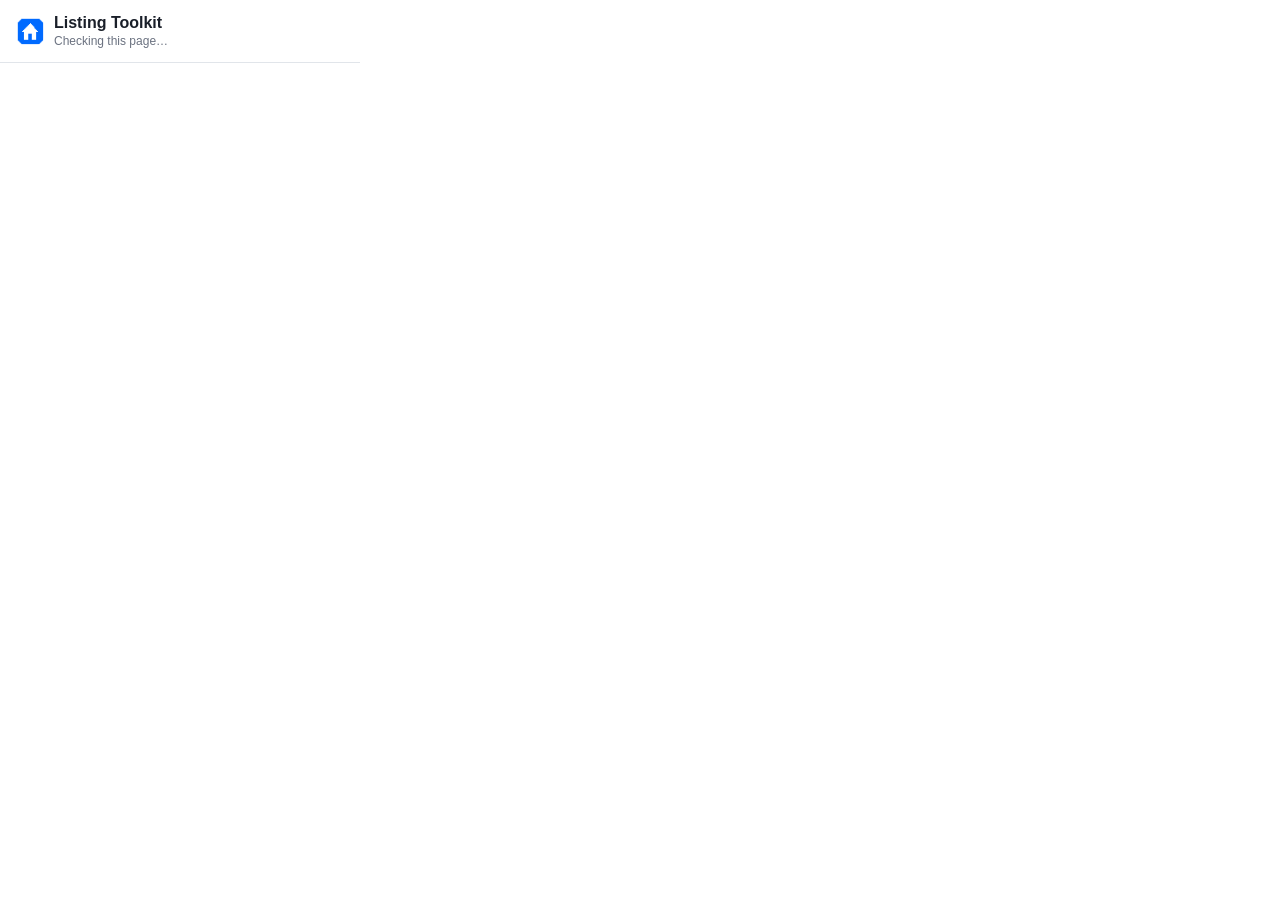
<file: zillow-listing-toolkit/popup/popup.html>
<!DOCTYPE html>
<html lang="en">
  <head>
    <meta charset="UTF-8" />
    <title>Listing Toolkit</title>
    <link rel="stylesheet" href="popup.css" />
  </head>
  <body>
    <header class="header">
      <img src="../icons/icon32.png" alt="" class="logo" />
      <div>
        <h1>Listing Toolkit</h1>
        <p class="subtitle" id="subtitle">Checking this page&hellip;</p>
      </div>
    </header>

    <main>
      <!-- Unsupported-page state -->
      <section id="unsupported" class="panel hidden">
        <p class="muted">
          This isn&rsquo;t a Zillow listing page. Open a property page like
          <code>zillow.com/homedetails/&hellip;</code> and reopen the extension.
        </p>
      </section>

      <!-- Idle state: single big CTA -->
      <section id="idle" class="panel hidden">
        <button id="scanBtn" class="btn btn-primary btn-large">Download Listing Photos</button>
        <p class="muted small">Finds every photo, dedupes sizes, and lets you review before downloading.</p>
      </section>

      <!-- Scanning state -->
      <section id="scanning" class="panel hidden">
        <div class="spinner"></div>
        <p>Loading photos&hellip;</p>
      </section>

      <!-- Preview / selection state -->
      <section id="preview" class="panel hidden">
        <div class="preview-toolbar">
          <span id="foundCount" class="muted small"></span>
          <span class="spacer"></span>
          <button id="selectAllBtn" class="link-btn">Select all</button>
          <button id="selectNoneBtn" class="link-btn">Select none</button>
        </div>
        <div id="photoGrid" class="photo-grid"></div>
        <div class="preview-actions">
          <button id="downloadSelectedBtn" class="btn btn-secondary">Download Selected</button>
          <button id="downloadAllBtn" class="btn btn-primary">Download All</button>
        </div>
      </section>

      <!-- Download progress state -->
      <section id="progress" class="panel hidden">
        <p id="progressLabel">Downloaded 0 / 0</p>
        <div class="progress-bar">
          <div id="progressFill" class="progress-fill"></div>
        </div>
        <p id="progressStatus" class="muted small"></p>
        <ul id="errorList" class="error-list hidden"></ul>
        <button id="doneBtn" class="btn btn-secondary hidden">Close</button>
      </section>

      <p id="globalError" class="error-text hidden"></p>
    </main>

    <script src="popup.js" type="module"></script>
  </body>
</html>
</file>
<file: zillow-listing-toolkit/popup/popup.css>
:root {
  --accent: #006aff;
  --accent-dark: #0052cc;
  --bg: #ffffff;
  --surface: #f4f6f9;
  --border: #e1e5ea;
  --text: #1a1f29;
  --muted: #6b7280;
  --error: #d1453d;
  --success: #1a9c5f;
  --radius: 10px;
  font-family: -apple-system, BlinkMacSystemFont, "Segoe UI", Roboto, Helvetica, Arial, sans-serif;
}

* {
  box-sizing: border-box;
}

body {
  width: 360px;
  margin: 0;
  background: var(--bg);
  color: var(--text);
  font-size: 14px;
}

.header {
  display: flex;
  align-items: center;
  gap: 10px;
  padding: 14px 16px;
  border-bottom: 1px solid var(--border);
}

.header .logo {
  width: 28px;
  height: 28px;
  border-radius: 7px;
}

.header h1 {
  font-size: 16px;
  margin: 0;
}

.subtitle {
  margin: 2px 0 0;
  font-size: 12px;
  color: var(--muted);
}

main {
  padding: 16px;
}

.panel.hidden {
  display: none;
}

.muted {
  color: var(--muted);
}

.small {
  font-size: 12px;
}

.btn {
  border: none;
  border-radius: var(--radius);
  padding: 10px 14px;
  font-size: 14px;
  font-weight: 600;
  cursor: pointer;
  transition: opacity 0.15s ease;
}

.btn:hover {
  opacity: 0.9;
}

.btn:disabled {
  opacity: 0.5;
  cursor: not-allowed;
}

.btn-primary {
  background: var(--accent);
  color: #fff;
}

.btn-secondary {
  background: var(--surface);
  color: var(--text);
  border: 1px solid var(--border);
}

.btn-large {
  width: 100%;
  padding: 14px;
  font-size: 15px;
  border-radius: 12px;
}

.link-btn {
  background: none;
  border: none;
  color: var(--accent);
  font-size: 12px;
  cursor: pointer;
  padding: 0;
}

.spinner {
  width: 28px;
  height: 28px;
  margin: 8px auto;
  border: 3px solid var(--border);
  border-top-color: var(--accent);
  border-radius: 50%;
  animation: spin 0.8s linear infinite;
}

@keyframes spin {
  to {
    transform: rotate(360deg);
  }
}

#scanning {
  text-align: center;
}

.preview-toolbar {
  display: flex;
  align-items: center;
  gap: 10px;
  margin-bottom: 8px;
}

.preview-toolbar .spacer {
  flex: 1;
}

.photo-grid {
  display: grid;
  grid-template-columns: repeat(3, 1fr);
  gap: 8px;
  max-height: 260px;
  overflow-y: auto;
  padding-right: 2px;
  margin-bottom: 12px;
}

.photo-item {
  position: relative;
  border: 1px solid var(--border);
  border-radius: 8px;
  overflow: hidden;
  background: var(--surface);
}

.photo-item img {
  width: 100%;
  height: 72px;
  object-fit: cover;
  display: block;
}

.photo-item .filename {
  font-size: 10px;
  color: var(--muted);
  padding: 3px 4px;
  white-space: nowrap;
  overflow: hidden;
  text-overflow: ellipsis;
}

.photo-item input[type="checkbox"] {
  position: absolute;
  top: 4px;
  left: 4px;
  width: 16px;
  height: 16px;
}

.preview-actions {
  display: flex;
  gap: 8px;
}

.preview-actions .btn {
  flex: 1;
}

.progress-bar {
  width: 100%;
  height: 10px;
  border-radius: 6px;
  background: var(--surface);
  overflow: hidden;
  margin: 8px 0;
}

.progress-fill {
  height: 100%;
  width: 0%;
  background: var(--accent);
  transition: width 0.2s ease;
}

.error-list {
  list-style: none;
  margin: 8px 0 0;
  padding: 0;
  max-height: 100px;
  overflow-y: auto;
  font-size: 12px;
  color: var(--error);
}

.error-list.hidden {
  display: none;
}

.error-list li {
  padding: 2px 0;
}

.error-text {
  color: var(--error);
  font-size: 12px;
  margin-top: 10px;
}

.error-text.hidden {
  display: none;
}

#doneBtn {
  width: 100%;
  margin-top: 10px;
}

#doneBtn.hidden {
  display: none;
}
</file>
